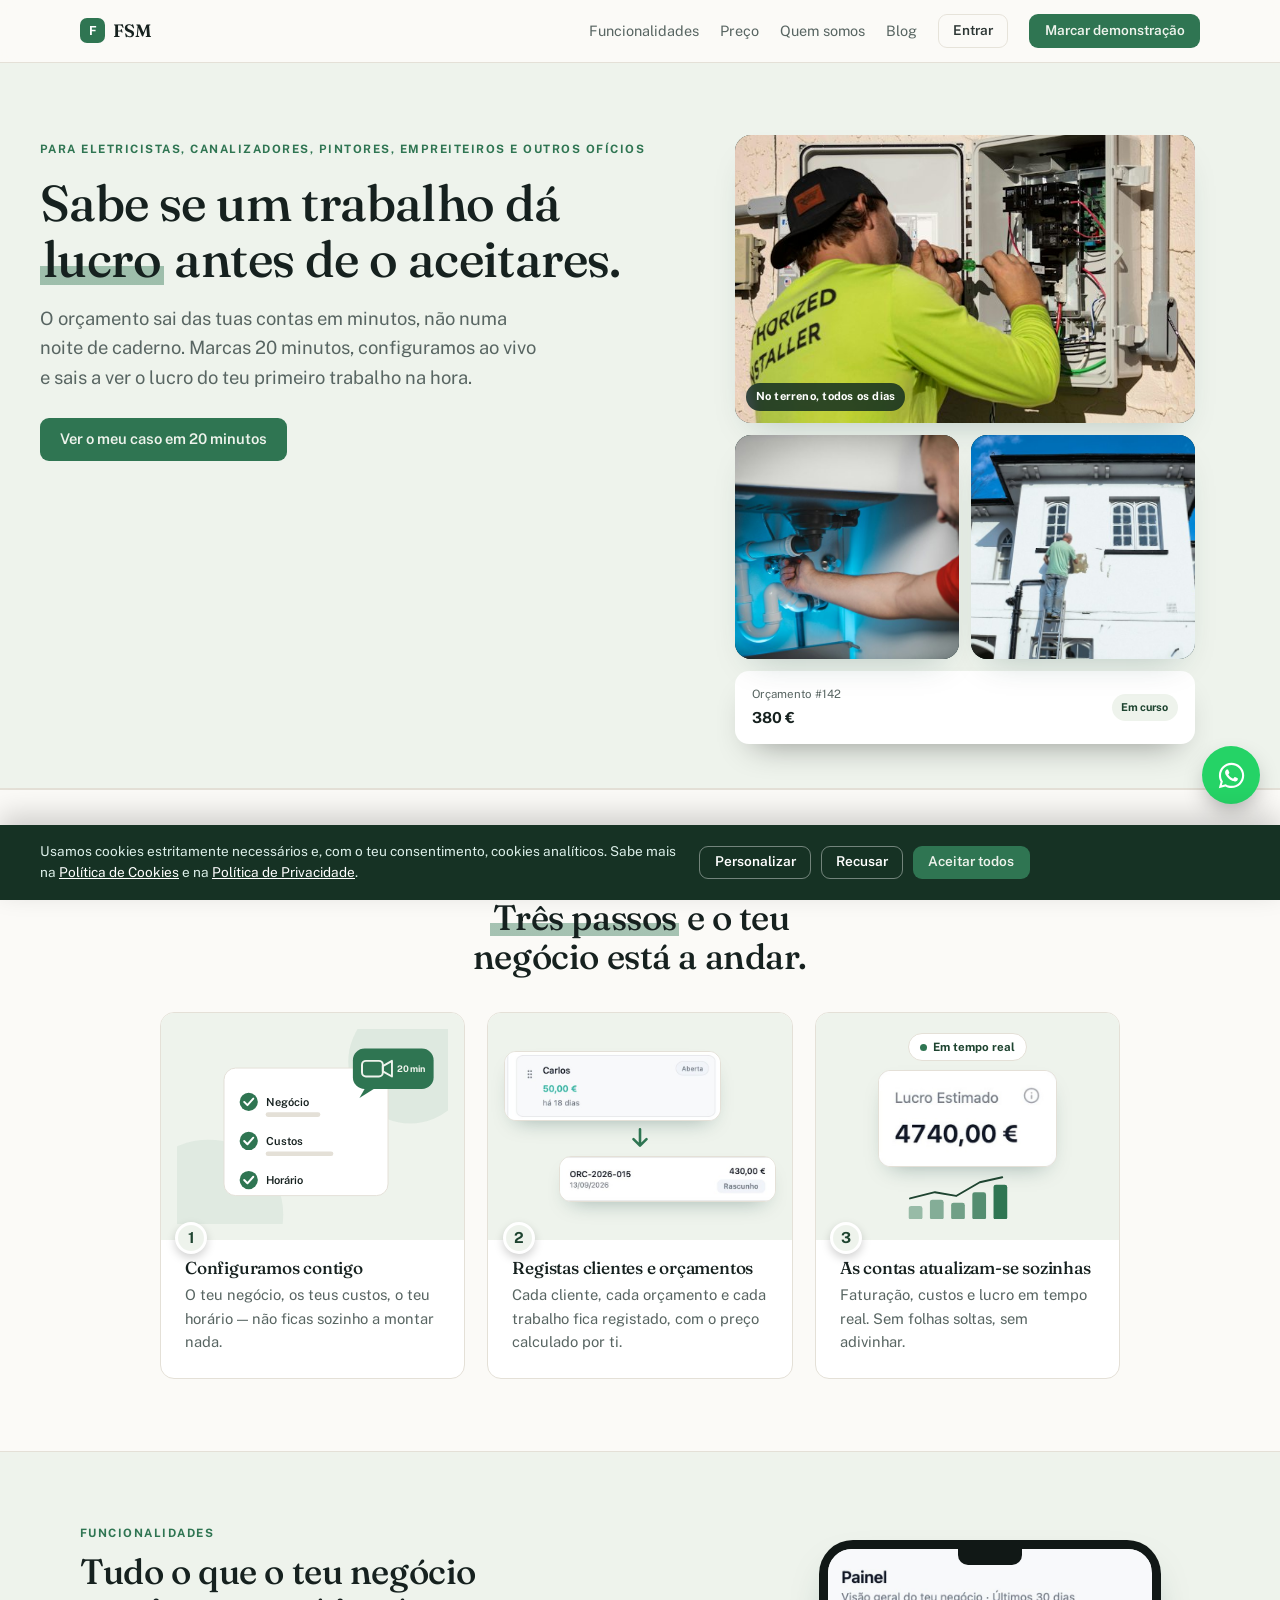
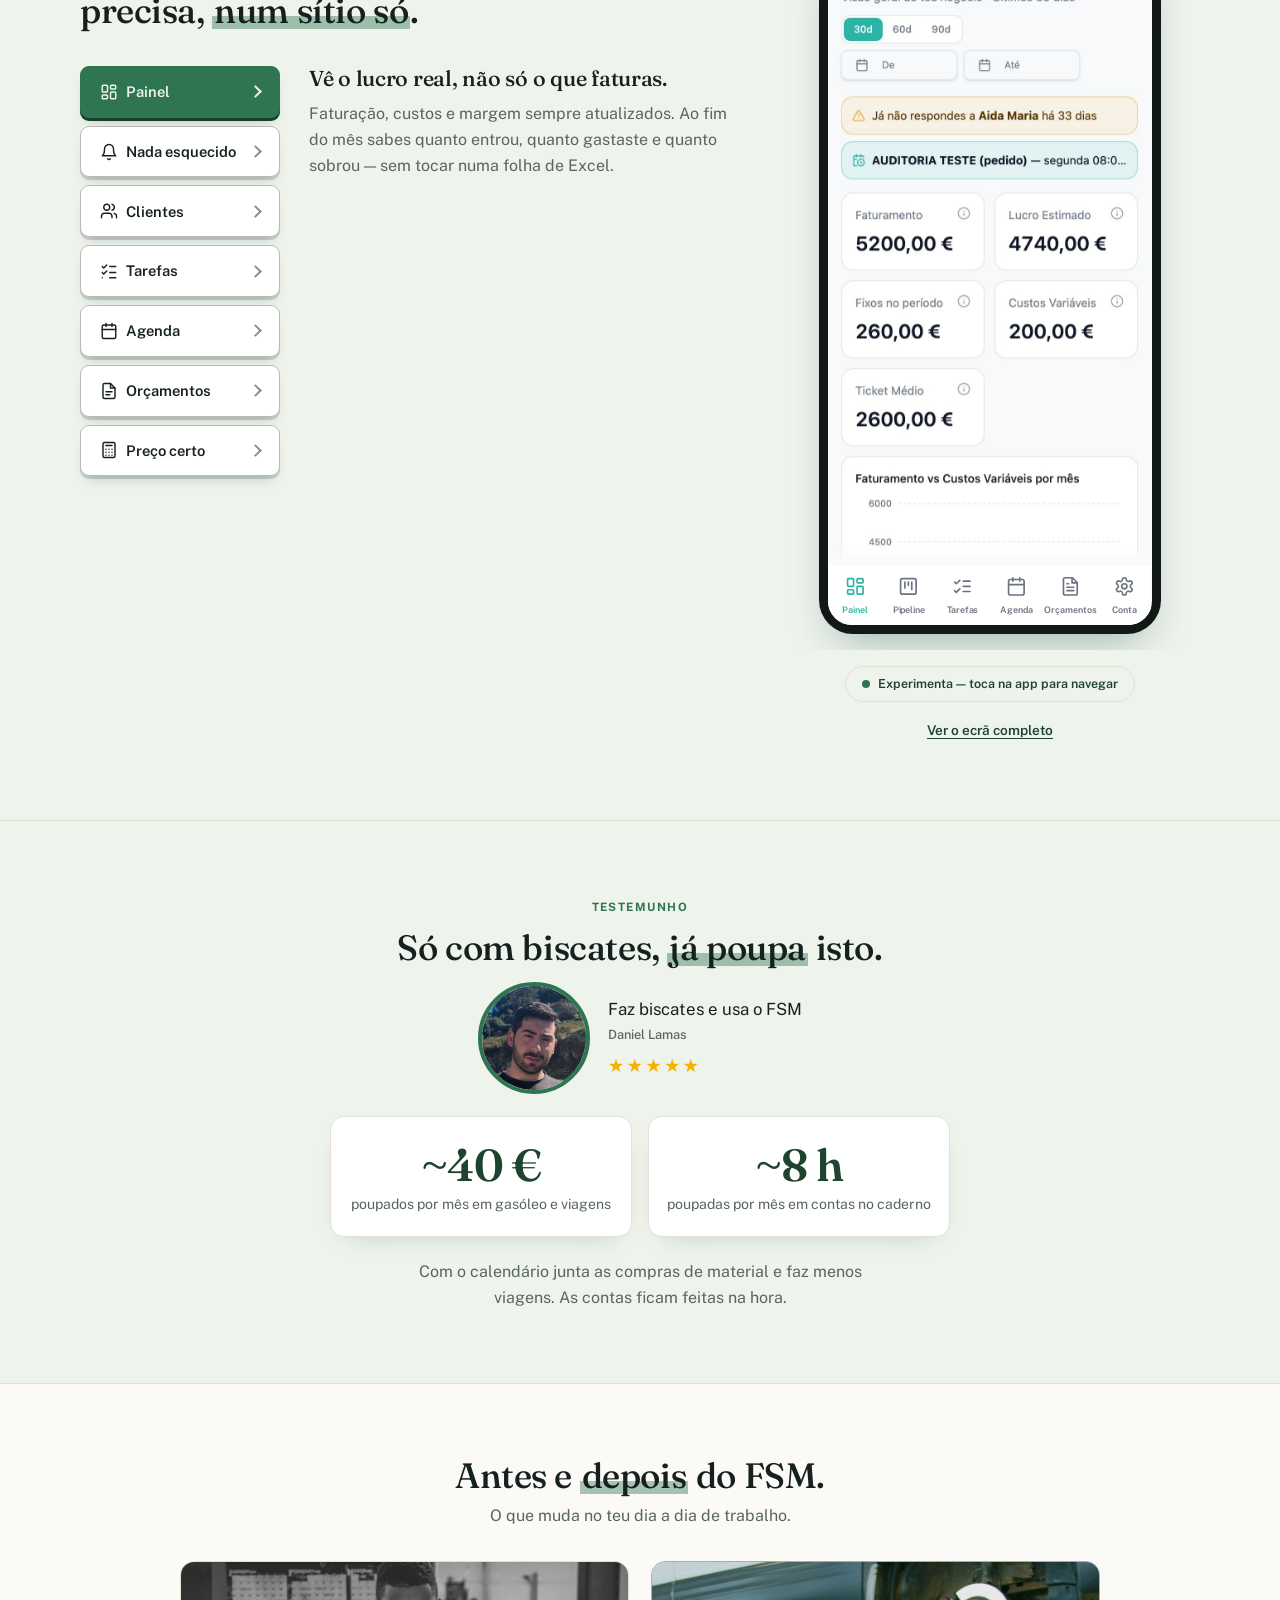
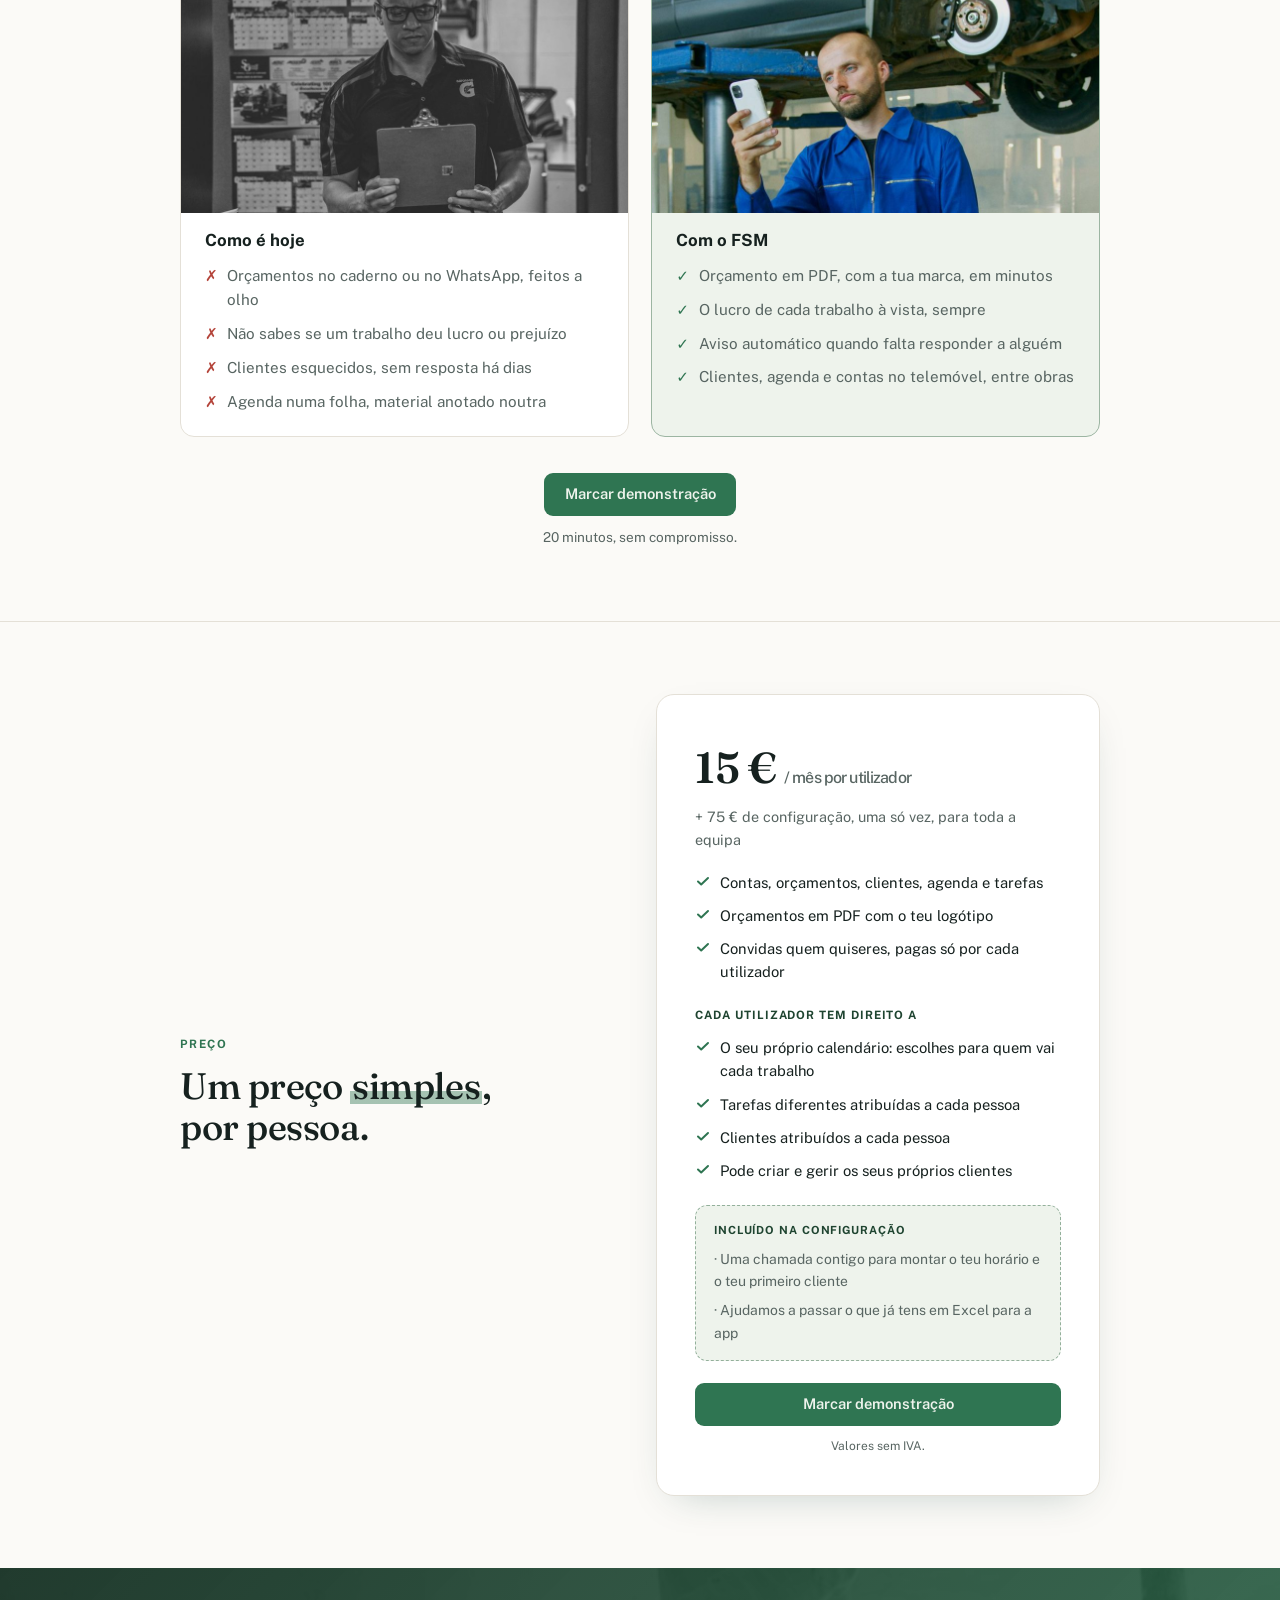
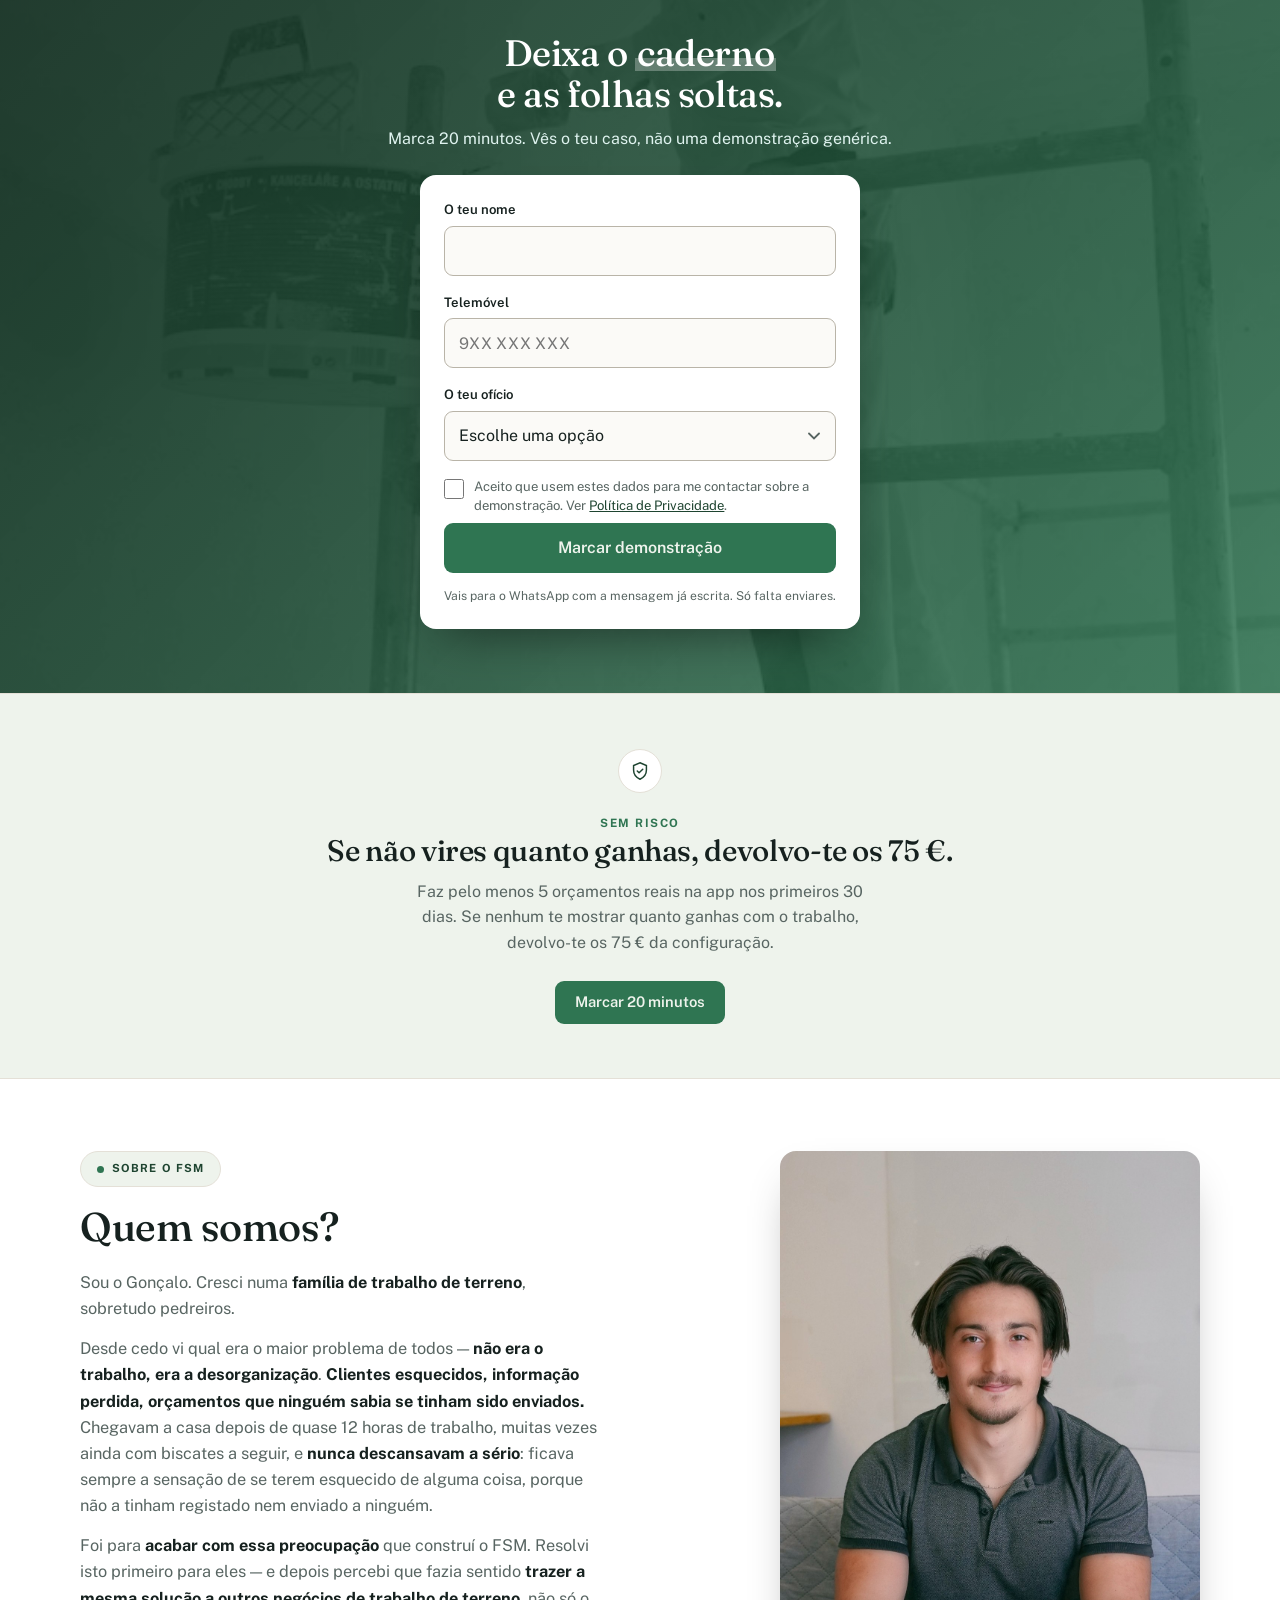
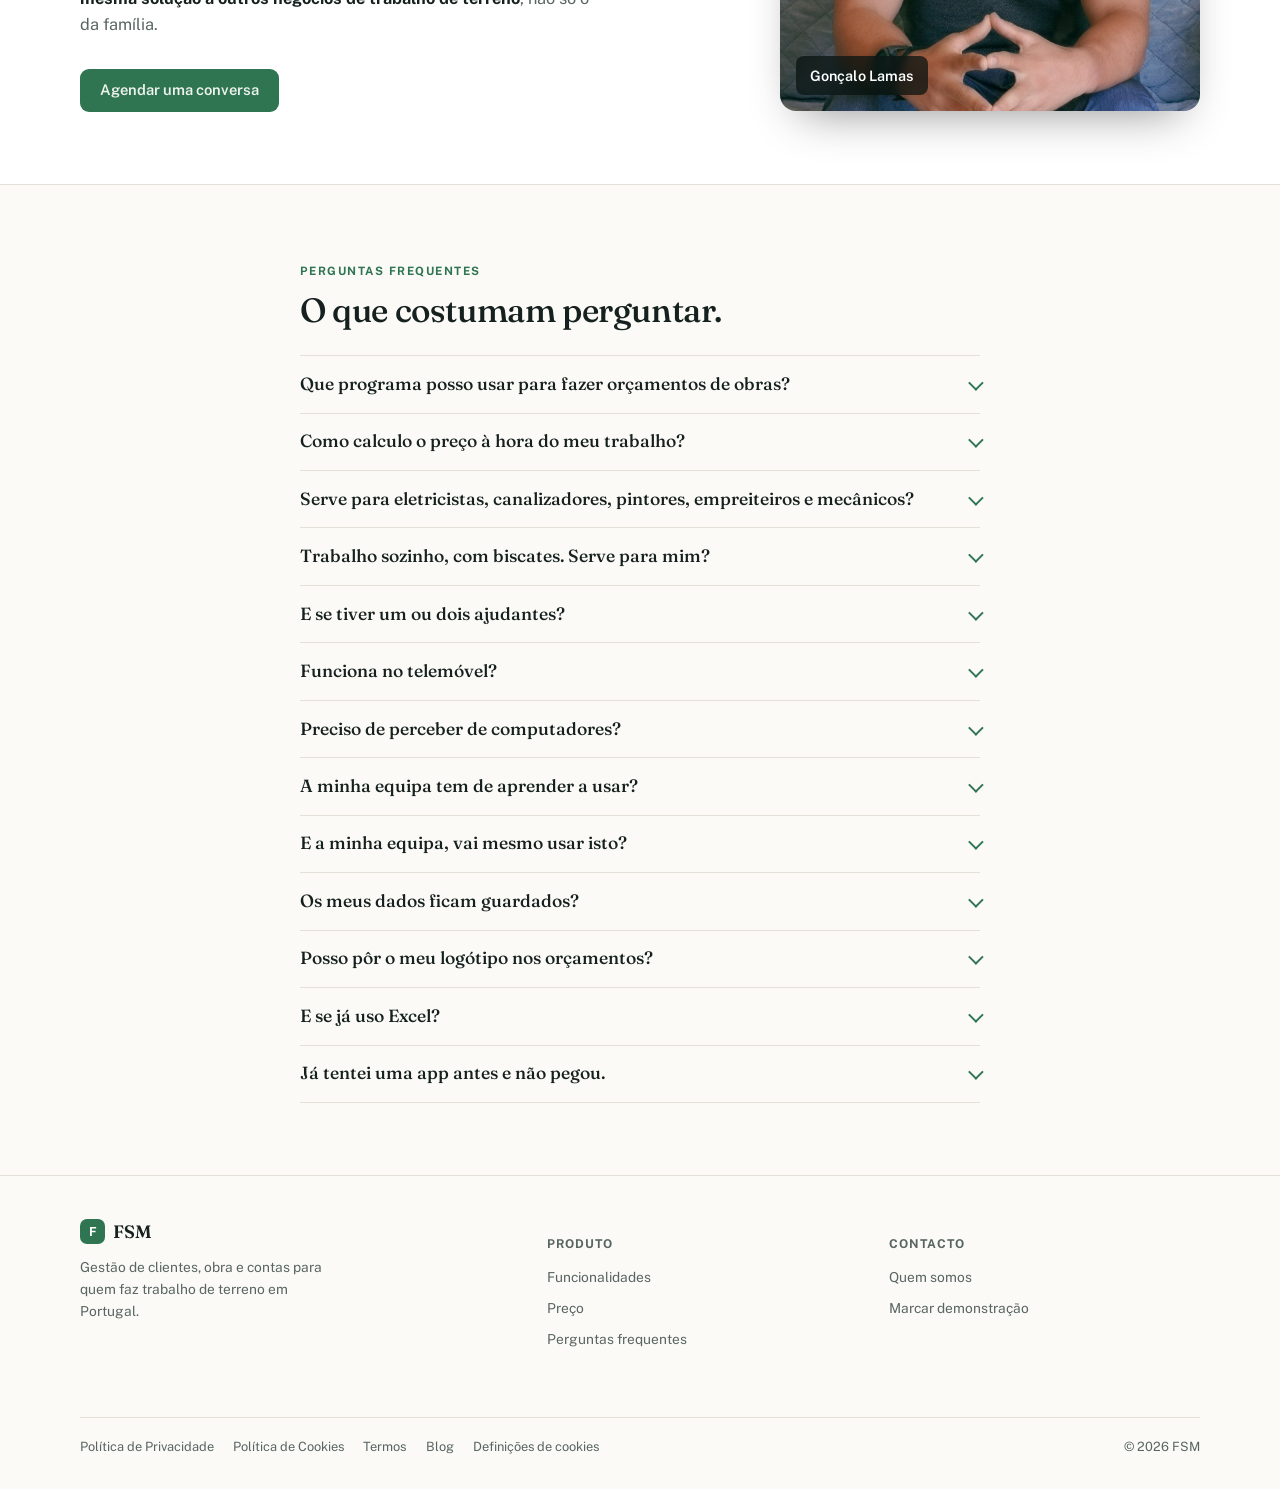
<file: index.html>
<!doctype html>
<html lang="pt-PT">
<head>
<meta charset="utf-8">
<meta name="viewport" content="width=device-width,initial-scale=1,viewport-fit=cover">
<title>FSM — Software de gestão e orçamentos para eletricistas, canalizadores e empreiteiros</title>
<meta name="description" content="FSM é o programa de gestão de clientes, calendário e orçamentos para eletricistas, canalizadores, pintores, empreiteiros e mecânicos. Vê o lucro real de cada trabalho.">
<meta name="theme-color" content="#2F7552">
<meta name="google-site-verification" content="6vtppILxFw7-F6gWwFHlgMCSxCvAEJUDkCNxnvgwPuQ">
<link rel="canonical" href="https://fsmportugal.pt/">
<meta name="robots" content="index,follow,max-image-preview:large">
<meta property="og:image" content="https://fsmportugal.pt/og.jpg">
<meta property="og:image:width" content="700">
<meta property="og:image:height" content="394">
<meta property="og:image:alt" content="Profissional a trabalhar num quadro elétrico — FSM">
<meta name="twitter:image" content="https://fsmportugal.pt/og.jpg">

<link rel="icon" href="/favicon.svg" type="image/svg+xml">
<meta property="og:type" content="website">
<meta property="og:locale" content="pt_PT">
<meta property="og:site_name" content="FSM">
<meta property="og:title" content="FSM — Software de gestão e orçamentos para eletricistas, canalizadores e empreiteiros">
<meta property="og:description" content="FSM é o programa de gestão de clientes, calendário e orçamentos para eletricistas, canalizadores, pintores, empreiteiros e mecânicos. Vê o lucro real de cada trabalho.">
<meta property="og:url" content="https://fsmportugal.pt/">
<meta name="twitter:card" content="summary_large_image">
<meta name="twitter:title" content="FSM — Software de gestão e orçamentos para eletricistas, canalizadores e empreiteiros">
<meta name="twitter:description" content="FSM é o programa de gestão de clientes, calendário e orçamentos para eletricistas, canalizadores, pintores, empreiteiros e mecânicos. Vê o lucro real de cada trabalho.">
<style>[hidden]{display:none!important}</style>
<script type="application/ld+json">{"@context": "https://schema.org", "@type": "SoftwareApplication", "name": "FSM", "url": "https://fsmportugal.pt/", "applicationCategory": "BusinessApplication", "operatingSystem": "Web, iOS, Android", "inLanguage": "pt-PT", "description": "FSM é o programa de gestão de clientes, calendário e orçamentos para eletricistas, canalizadores, pintores, empreiteiros e mecânicos. Vê o lucro real de cada trabalho.", "audience": {"@type": "Audience", "audienceType": "Eletricistas, canalizadores, pintores, empreiteiros e outros profissionais de obras e serviços"}, "offers": {"@type": "Offer", "price": "15", "priceCurrency": "EUR", "description": "15 € + IVA por utilizador por mês. Configuração inicial: 75 € + IVA.", "url": "https://fsmportugal.pt/#preco"}, "areaServed": {"@type": "Country", "name": "Portugal"}, "availableLanguage": "pt-PT"}</script>
<script type="application/ld+json">{"@context": "https://schema.org", "@type": "FAQPage", "mainEntity": [{"@type": "Question", "name": "Que programa posso usar para fazer orçamentos de obras?", "acceptedAnswer": {"@type": "Answer", "text": "O FSM cria o orçamento a partir dos custos reais do trabalho: materiais, horas e outras despesas. Sai em PDF com o teu logótipo e contactos, e podes enviá-lo ao cliente por link."}}, {"@type": "Question", "name": "Como calculo o preço à hora do meu trabalho?", "acceptedAnswer": {"@type": "Answer", "text": "Indicas os custos fixos do mês e quanto queres ganhar, e o FSM sugere o valor da hora com base no teu horário de trabalho. Podes ajustá-lo em cada orçamento."}}, {"@type": "Question", "name": "Serve para eletricistas, canalizadores, pintores, empreiteiros e mecânicos?", "acceptedAnswer": {"@type": "Answer", "text": "Sim. É feito para quem trabalha por conta própria ou em pequenas equipas, em obras e serviços: eletricistas, canalizadores, pintores, empreiteiros e remodelações, mecânicos, jardineiros, serralheiros e outros ofícios."}}, {"@type": "Question", "name": "Trabalho sozinho, com biscates. Serve para mim?", "acceptedAnswer": {"@type": "Answer", "text": "Sim. É feito para quem trabalha por conta própria, com biscates ou obras pequenas. Pagas 15€/mês (+ IVA) por utilizador, por isso sozinho é só um utilizador."}}, {"@type": "Question", "name": "E se tiver um ou dois ajudantes?", "acceptedAnswer": {"@type": "Answer", "text": "Cada pessoa tem o seu acesso e só vê o calendário e as tarefas dela, não o negócio todo. Cada utilizador paga 15€/mês (+ IVA)."}}, {"@type": "Question", "name": "Funciona no telemóvel?", "acceptedAnswer": {"@type": "Answer", "text": "Sim. Funciona no telemóvel e no computador, sem instalar nada. Se o instalares no ecrã principal, como uma app, podes receber notificações no telemóvel. Ajudamos-te a fazer isso na configuração."}}, {"@type": "Question", "name": "Preciso de perceber de computadores?", "acceptedAnswer": {"@type": "Answer", "text": "Não. Se usas o telemóvel, usas isto. É esse o ponto."}}, {"@type": "Question", "name": "A minha equipa tem de aprender a usar?", "acceptedAnswer": {"@type": "Answer", "text": "Cada pessoa só vê o que precisa para o trabalho dela. Não há formação."}}, {"@type": "Question", "name": "E a minha equipa, vai mesmo usar isto?", "acceptedAnswer": {"@type": "Answer", "text": "Cada pessoa só vê o calendário e as tarefas dela — não o negócio todo. Não é uma ferramenta de gestão que lhes é imposta, é só o trabalho do dia."}}, {"@type": "Question", "name": "Os meus dados ficam guardados?", "acceptedAnswer": {"@type": "Answer", "text": "Sim. Guardados, seguros e só teus. Podes exportar quando quiseres."}}, {"@type": "Question", "name": "Posso pôr o meu logótipo nos orçamentos?", "acceptedAnswer": {"@type": "Answer", "text": "Sim. O orçamento que o cliente recebe leva o teu nome, logótipo e contactos."}}, {"@type": "Question", "name": "E se já uso Excel?", "acceptedAnswer": {"@type": "Answer", "text": "Passamos o que já tens para a app no arranque. Não começas do zero."}}, {"@type": "Question", "name": "Já tentei uma app antes e não pegou.", "acceptedAnswer": {"@type": "Answer", "text": "Normalmente falha porque pede uma sessão de \"organização\" à parte, e isso nunca acontece. Aqui o registo é feito no momento — antes de guardares as ferramentas, escreves o que fizeste. Sem sessão extra nenhuma."}}]}</script>
<link rel="alternate" hreflang="pt-PT" href="https://fsmportugal.pt/">
<link rel="alternate" hreflang="x-default" href="https://fsmportugal.pt/">
<script type="application/ld+json">{"@context": "https://schema.org", "@type": "Organization", "name": "FSM", "url": "https://fsmportugal.pt/", "description": "Software de gestão de clientes, calendário e orçamentos para eletricistas, canalizadores, pintores, empreiteiros e outros profissionais de obras e serviços em Portugal.", "areaServed": {"@type": "Country", "name": "Portugal"}, "knowsLanguage": "pt-PT"}</script>
</head>
<body>
<link rel="preconnect" href="https://fonts.googleapis.com">
<link rel="preconnect" href="https://fonts.gstatic.com" crossorigin>
<link rel="stylesheet" href="https://fonts.googleapis.com/css2?family=Fraunces:opsz,wght@9..144,400;9..144,500;9..144,600&family=Public+Sans:wght@400;500;600;700&display=swap">
<style>
  :root{
    --ground:#FBFAF7; --surface:#FFFFFF; --tint:#EEF3EC; --tint-2:#F4F2EC;
    --ink:#16211F; --ink-soft:#586562; --line:#E4E0D7;
    --accent:#2F7552; --accent-fill:#2F7552; --accent-ink:#1E4430; --accent-deep:#163224;
    --bad:#B4443A;
    color-scheme:light;
    --serif:"Fraunces", ui-serif, Georgia, serif;
    --sans:"Public Sans", ui-sans-serif, system-ui, -apple-system, "Segoe UI", sans-serif;
    --pad: clamp(1.25rem, 5vw, 2.5rem);
    --col: 760px;
  }
  :root[data-theme="dark"]{
    --ground:#0E1413; --surface:#151E1C; --tint:#12312D; --tint-2:#1B2624;
    --ink:#ECEFEC; --ink-soft:#9AA8A4; --line:#26302E;
    --accent:#6FCB93; --accent-fill:#57B075; --accent-ink:#BEE6CB; --accent-deep:#0F2419;
    --bad:#E0776C;
  }

  *{box-sizing:border-box;}
  html{-webkit-text-size-adjust:100%; scroll-behavior:smooth;}
  body{margin:0; background:var(--ground); color:var(--ink); font-family:var(--sans); font-size:1rem; line-height:1.6; -webkit-font-smoothing:antialiased; font-synthesis:none;}
  h1,h2,h3{font-family:var(--serif); font-weight:500; line-height:1.12; text-wrap:balance; margin:0; letter-spacing:-.012em;}
  p{margin:0;}
  a{color:inherit;}
  svg{display:block;}
  button{font:inherit; color:inherit;}

  .wrap{max-width:var(--col); margin-inline:auto; padding-inline:var(--pad);}
  .wrap-wide{max-width:1200px; margin-inline:auto; padding-inline:var(--pad);}
  .eyebrow{font-weight:700; font-size:.72rem; letter-spacing:.13em; text-transform:uppercase; color:var(--accent);}

  header.nav{position:sticky; top:0; z-index:20; background:color-mix(in srgb, var(--ground) 90%, transparent); backdrop-filter:blur(8px); border-bottom:1px solid var(--line);}
  .nav .wrap-wide{display:flex; align-items:center; gap:1.4rem; height:62px;}
  .brand{display:flex; align-items:center; gap:.5rem; font-family:var(--serif); font-weight:600; font-size:1.12rem;}
  .brand .mark{width:25px; height:25px; border-radius:7px; background:var(--accent-fill); color:#fff; display:grid; place-items:center; font-size:.78rem; font-weight:700; font-family:var(--sans); flex:none;}
  .nav nav{margin-left:auto; display:flex; align-items:center; gap:1.3rem;}
  .nav nav a.lnk{font-size:.9rem; color:var(--ink-soft); text-decoration:none;}
  .nav nav a.lnk:hover{color:var(--ink);}
  @media (max-width:700px){ .nav nav a.lnk{display:none;} }
  .nav .btn{white-space:nowrap;}
  @media (max-width:480px){ .nav .wrap-wide{gap:.7rem;} .nav nav{gap:.5rem;} .nav .btn-sm{padding:.5rem .7rem; font-size:.8rem;} }

  .btn{display:inline-flex; align-items:center; gap:.5rem; justify-content:center; font-family:var(--sans); font-weight:600; font-size:.92rem; line-height:1; padding:.82rem 1.2rem; border-radius:9px; text-decoration:none; cursor:pointer; border:1px solid transparent; transition:transform .12s ease, background .12s ease, border-color .12s ease;}
  .btn-primary{background:var(--accent-fill); color:var(--tint);}
  .btn-primary:hover{transform:translateY(-1px);}
  .btn-ghost{background:transparent; color:inherit; border-color:currentColor; opacity:.9;}
  .btn-ghost:hover{opacity:1;}
  .btn-sm{padding:.55rem .9rem; font-size:.85rem;}
  :focus-visible{outline:2px solid var(--accent); outline-offset:3px; border-radius:4px;}

  /* hero */
  .hero{background:var(--tint); border-bottom:1px solid var(--line); padding:clamp(3rem,8vw,4.5rem) 0 clamp(2rem,5vw,2.75rem);}
  .hero .wrap-wide{max-width:1280px;}
  .hero-inner{display:grid; gap:2.6rem; align-items:center;}
  @media (min-width:960px){ .hero-inner{grid-template-columns:1.05fr .95fr; align-items:start;} }
  .hero h1{font-size:clamp(2.1rem,5.6vw,3.15rem); margin:.9rem 0 1rem; max-width:20ch;}
  h1 .hl, h2 .hl{background:linear-gradient(transparent 62%, color-mix(in srgb, var(--accent) 42%, transparent) 62% 92%, transparent 92%); padding:0 .06em; -webkit-box-decoration-break:clone; box-decoration-break:clone;}
  .final .hl{background:linear-gradient(transparent 62%, rgba(255,255,255,.28) 62% 92%, transparent 92%);}
  .hero p.lede{font-size:clamp(1.02rem,1.7vw,1.15rem); color:var(--ink-soft); max-width:46ch;}
  .hero .lede strong{color:var(--ink); font-weight:700;}
  .hero .actions{display:flex; flex-wrap:wrap; gap:.75rem; margin-top:1.6rem;}
  .hero .fine{margin-top:.9rem; font-size:.82rem; color:var(--ink-soft);}

  /* colagem de fotos do hero */
  .hero-visual{display:grid; grid-template-columns:1fr 1fr; gap:.75rem; width:100%; max-width:460px; margin-inline:auto;}
  @media (min-width:960px){ .hero-visual{margin-inline:0 0 0 auto; max-width:min(460px,max(280px,calc((100svh - 15.5rem)/1.125)));} }
  .hv-photo{position:relative; border-radius:16px; overflow:hidden; box-shadow:0 16px 34px -18px rgba(11,59,55,.28); background:#04211E;}
  .hv-photo img{width:100%; height:100%; object-fit:cover; display:block;}
  .hv-main{grid-column:1/3; aspect-ratio:16/10;}
  .hv-tag{position:absolute; left:.7rem; bottom:.7rem; background:rgba(4,33,30,.78); color:#fff; font-size:.7rem; font-weight:700; letter-spacing:.02em; padding:.32rem .6rem; border-radius:999px; backdrop-filter:blur(3px);}
  .hv-a, .hv-b{aspect-ratio:1/1;}
  .hv-card{grid-column:1/3; background:#fff; color:#16211F; border-radius:14px; padding:.9rem 1.05rem; box-shadow:0 16px 34px -18px rgba(0,0,0,.45); display:flex; align-items:center; justify-content:space-between; gap:.75rem;}
  .hv-card .hv-info{display:flex; flex-direction:column; gap:.15rem;}
  .hv-card .hv-lbl{font-size:.72rem; color:#586562;}
  .hv-card .hv-val{font-size:.95rem; font-weight:700;}
  .hv-card .pill{font-size:.68rem; font-weight:700; padding:.28rem .6rem; border-radius:999px; background:#EEF3EC; color:#1E4430; white-space:nowrap;}

  /* screenshot — cantos arredondados, sombra suave */
  .shot{
    width:100%; aspect-ratio:16/9; background:var(--tint-2);
    border:1px solid var(--line); border-radius:16px; overflow:hidden;
    box-shadow:0 20px 44px -24px rgba(11,59,55,.35);
    display:flex; align-items:center; justify-content:center;
    color:var(--ink-soft); font-size:.78rem; letter-spacing:.06em; text-transform:uppercase; text-align:center; padding:1rem;
    background-image:repeating-linear-gradient(45deg, transparent 0 14px, color-mix(in srgb, var(--ink-soft) 6%, transparent) 14px 15px);
  }
  .shot img{width:100%; height:100%; object-fit:cover; object-position:top;}
  /* quando o print é mais alto que largo (ex.: documento de orçamento), a caixa deixa de forçar 16:9
     e a imagem aparece inteira, sem cortar. */
  .shot.has-img{aspect-ratio:auto; background:var(--tint-2); padding:1.4rem; min-height:200px;}
  .shot.has-img img{width:auto; height:auto; max-width:100%; max-height:600px; display:block;}

  /* mockup de portatil com foto real (nao desenhado), com o screenshot encaixado no ecra */
  .laptop-mock{position:relative; width:min(100%, 780px); margin-inline:auto; aspect-ratio:800/476;}
  .laptop-mock .laptop-photo{position:absolute; inset:0; width:100%; height:100%; object-fit:contain; display:block; pointer-events:none;}
  .laptop-mock .screen-overlay{position:absolute; left:11.625%; top:6.303%; width:76.75%; height:80.46%; overflow:hidden; background:#f8fafb;}
  .laptop-mock .screen-overlay img{width:100%; height:100%; object-fit:contain; object-position:top; display:block;}

  /* arrastar/scroll dentro do ecrã do mockup, como se a app estivesse a mexer */
  .pan-wrap{cursor:grab; touch-action:pan-y;}
  .pan-wrap.dragging{cursor:grabbing;}
  .pan-wrap img.pan-img{position:absolute; top:0; left:0; width:100%; height:auto; max-width:none; max-height:none; object-fit:unset; display:block; -webkit-user-drag:none; user-select:none; will-change:transform;}
  .laptop-mock .screen-overlay.pan-wrap img.pan-img{left:50%; width:116%; transform:translate(-50%,0);}

  /* zonas tocáveis invisíveis (ex: barra de navegação) e feedback de toque */
  .nav-hotspot{position:absolute; left:0; top:0; background:transparent; border:0; padding:0; margin:0; cursor:pointer; -webkit-tap-highlight-color:transparent; z-index:2;}
  .tap-ripple{position:absolute; border-radius:50%; background:rgba(61,139,95,.32); transform:translate(-50%,-50%) scale(0); opacity:1; pointer-events:none; animation:tapRipple .55s ease-out forwards; z-index:3;}

  /* barra de navegação do telemóvel fixa por cima do conteúdo que desliza */
  .phone-navbar{position:absolute; left:0; bottom:0; width:100%; aspect-ratio:780/148; z-index:5; overflow:hidden;}
  .phone-navbar img{width:100%; height:100%; display:block; pointer-events:none; -webkit-user-drag:none; user-select:none;}
  /* telemóvel da LP: fundo igual ao da app, sem cortar as laterais, e barra de navegação desenhada em HTML */
  .phone-screen.pan-wrap{background:#f8fafc;}
  .phone-navbar{container-type:inline-size; background:#fff; border-top:1px solid #e5e7eb; display:grid; grid-template-columns:repeat(6,1fr); align-items:center;}
  .phone-navbar .nv{text-transform:none; display:flex; flex-direction:column; align-items:center; gap:2.4cqw; color:#6b7280; font-size:2.8cqw; font-weight:600; line-height:1; white-space:nowrap; letter-spacing:-.01em; font-family:var(--sans); pointer-events:none;}
  .phone-navbar .nv svg{width:6.4cqw; height:6.4cqw; stroke:currentColor; fill:none; stroke-width:1.9; stroke-linecap:round; stroke-linejoin:round;}
  .phone-navbar .nv.on{color:#2bb3a3;}

  .phone-navbar .nav-hotspot{height:100%;}
  /* ver o ecrã completo */
  .ver-ecra{all:unset; box-sizing:border-box; cursor:pointer; display:block; width:max-content; max-width:100%; text-align:center; margin:.7rem auto 0; white-space:nowrap; font-size:.85rem; font-weight:600; color:var(--accent-ink); text-decoration:underline; text-underline-offset:3px; padding:.4rem .6rem;}
  .ver-ecra[hidden]{display:none;}
  .ver-ecra:focus-visible{outline:2px solid var(--accent); outline-offset:2px; border-radius:6px;}
  .ecra-modal{position:fixed; inset:0; z-index:60; background:rgba(12,28,22,.72); display:flex; align-items:center; justify-content:center; padding:1rem;}
  .ecra-modal[hidden]{display:none;}
  .ecra-box{position:relative; width:min(92vw,400px); height:min(88vh,780px); background:#f8fafc; border-radius:24px; overflow:hidden; border:6px solid #111816;}
  .ecra-scroll{height:100%; overflow-y:auto; -webkit-overflow-scrolling:touch; overscroll-behavior:contain;}
  .ecra-scroll img{display:block; width:100%; height:auto;}
  .ecra-x{all:unset; box-sizing:border-box; cursor:pointer; position:absolute; top:.6rem; right:.6rem; width:38px; height:38px; border-radius:50%; background:#111816; color:#fff; display:grid; place-items:center; font-size:1.4rem; line-height:1; z-index:2;}
  .ecra-x:focus-visible{outline:2px solid #fff; outline-offset:2px;}
  html.ecra-aberto{overflow:hidden;}
  .img-fade{position:absolute; left:0; right:0; z-index:3; pointer-events:none; display:none; background:linear-gradient(to bottom, rgba(248,250,252,0), #f8fafc);}
  /* captura que já traz a barra de baixo: a barra desenhada fica invisível e só serve de zona de toque */
  .nav-baked .phone-navbar{background:transparent; border-top:0;}
  .nav-baked .phone-navbar::before{display:none;}
  .nav-baked .phone-navbar .nv{opacity:0;}
  /* fim do ecrã do telemóvel: o conteúdo desvanece-se em vez de parecer cortado */
  .phone-navbar{overflow:visible;}
  .phone-navbar::before{content:""; position:absolute; left:0; right:0; bottom:100%; height:22px; background:linear-gradient(to bottom, rgba(248,250,252,0), #f8fafc 90%); pointer-events:none;}
  @keyframes tapRipple{to{transform:translate(-50%,-50%) scale(1); opacity:0;}}


  .shot.is-mobile{aspect-ratio:auto; background:transparent; border:none; box-shadow:none; padding:1rem 0; min-height:0;}
  .phone-frame{width:min(380px,90%,max(200px,calc((100svh - 10.5rem)*.4663))); margin-inline:auto; aspect-ratio:9/18.3; background:#111816; border-radius:34px; padding:9px; box-shadow:0 20px 44px -18px rgba(11,59,55,.4); position:relative;}
  @media (max-width:480px){ .phone-frame{width:min(320px,92%,max(200px,calc((100svh - 10.5rem)*.4663)));} }
  .phone-frame::before{content:""; position:absolute; top:9px; left:50%; transform:translateX(-50%); width:64px; height:16px; background:#111816; border-radius:0 0 10px 10px; z-index:2;}
  .phone-screen{position:relative; width:100%; height:100%; border-radius:24px; overflow:hidden; background:var(--tint-2); display:flex; align-items:center; justify-content:center;}
  .phone-screen img{width:100%; height:100%; object-fit:cover; display:block;}
  .phone-screen.placeholder{color:var(--ink-soft); font-size:.68rem; letter-spacing:.03em; text-align:center; padding:1.2rem; line-height:1.5; background-image:repeating-linear-gradient(45deg, transparent 0 10px, color-mix(in srgb, var(--ink-soft) 10%, transparent) 10px 11px);}

  .tap-hint{display:flex; align-items:center; justify-content:center; gap:.45rem; width:max-content; max-width:90%; margin:1rem auto 0; font-size:.78rem; font-weight:600; color:var(--accent-ink); background:var(--tint); border:1px solid var(--line); border-radius:999px; padding:.45rem 1rem; text-align:center;}
  .tap-hint[hidden]{display:none;}
  .tap-hint .dot{width:8px; height:8px; flex:none; border-radius:50%; background:var(--accent); animation:tapHintPulse 1.6s ease-in-out infinite;}
  @keyframes tapHintPulse{0%,100%{transform:scale(1); opacity:1;} 50%{transform:scale(1.7); opacity:.45;}}

  /* como funciona */
  .como{padding:clamp(3rem,7vw,4.5rem) 0; border-top:1px solid var(--line); text-align:center;}
  .como .wrap-wide{max-width:1040px;}
  .como h2{font-size:clamp(1.6rem,3.4vw,2.2rem); margin:.6rem auto 0; max-width:20ch;}
  .como ol{list-style:none; margin:2.2rem 0 0; padding:0; display:grid; gap:1rem; text-align:left;}
  @media (min-width:800px){ .como ol{grid-template-columns:repeat(3,1fr); gap:1.4rem;} }
  .como li{background:var(--surface); border:1px solid var(--line); border-radius:14px; padding:1.5rem; overflow:hidden;}
  .como .n{display:grid; place-items:center; width:2rem; height:2rem; border-radius:50%; background:var(--tint); color:var(--accent-ink); font-weight:700; font-size:.95rem; margin-bottom:.9rem;}
  .como-photo{position:relative; aspect-ratio:4/3; margin:-1.5rem -1.5rem 1.1rem -1.5rem; background:var(--tint);}
  .como-art{position:absolute; inset:0; overflow:hidden; display:flex; align-items:center; justify-content:center; padding:1rem;}
  .como-art > svg{width:100%; height:100%; display:block;}
  .art-card{background:var(--surface); border:1px solid var(--line); border-radius:12px; overflow:hidden; box-shadow:0 10px 22px -12px rgba(11,59,55,.4);}
  .art-card img{display:block; width:100%; height:auto;}
  .art-flow{width:100%; display:flex; flex-direction:column; gap:.3rem;}
  .art-flow .a1{width:80%; align-self:flex-start;}
  .art-flow .a2{width:80%; align-self:flex-end;}
  .art-flow .arrow{align-self:center; width:26px; height:26px; color:var(--accent);}
  .art-kpi{width:100%; display:flex; flex-direction:column; align-items:center; gap:.55rem;}
  .art-kpi .art-card{width:66%;}
  .art-kpi .bars{width:46%; height:auto;}
  .art-pill{display:inline-flex; align-items:center; gap:.4rem; font-size:.72rem; font-weight:700; color:var(--accent-ink); background:var(--surface); border:1px solid var(--line); border-radius:999px; padding:.25rem .65rem;}
  .art-pill .dot{width:7px; height:7px; border-radius:50%; background:var(--accent); animation:tapHintPulse 1.6s ease-in-out infinite;}
  .como-photo .n{position:absolute; z-index:5; left:.9rem; bottom:-.9rem; margin:0; border:3px solid var(--surface); box-shadow:0 4px 10px rgba(0,0,0,.18);}
  .como h3{font-size:1.08rem; margin-bottom:.4rem;}
  .como p{color:var(--ink-soft); font-size:.92rem;}

  /* funcionalidade em destaque — abas + 1 print grande */
  .destaque{padding:clamp(3rem,7vw,4.5rem) 0; border-top:1px solid var(--line); background:var(--tint);}
  .destaque .wrap-wide{max-width:1200px;}
  .destaque .eyebrow{display:block; text-align:center;}
  .destaque h2.head{text-align:center; font-size:clamp(1.6rem,3.4vw,2.2rem); margin:.6rem auto 2.2rem; max-width:22ch;}
  .destaque-grid{display:grid; gap:2rem;}
  .dgrid{display:grid; gap:1.6rem; margin-top:1.6rem;}
  @media (min-width:641px){ .dgrid{grid-template-columns:200px 1fr; gap:1.8rem; align-items:start;} }
  .tabs{display:flex; flex-direction:column; gap:.5rem;}
  .tabs button{all:unset; box-sizing:border-box; cursor:pointer; width:100%; padding:.82rem 1.2rem; font-family:var(--sans); font-size:.92rem; font-weight:600; color:var(--ink); background:var(--surface); border:1px solid var(--line); border-radius:9px; transition:transform .12s ease, background .12s ease, border-color .12s ease;}
  .tabs button:hover{transform:translateY(-1px); border-color:var(--accent);}
  @media (max-width:640px){
    .tabs{position:relative; flex-direction:row; overflow-x:auto; gap:.5rem; margin-inline:calc(var(--pad) * -1); padding:.2rem var(--pad) .5rem; scroll-snap-type:x proximity; scrollbar-width:none;}
    .tabs::-webkit-scrollbar{display:none;}
    .tabs button{width:auto; flex:none; white-space:nowrap; padding:.62rem 1.05rem; scroll-snap-align:start;}
  }
  .tabs button[aria-selected="true"]{background:var(--accent-fill); color:var(--tint); border-color:var(--accent-fill);}
  /* separadores com ar de botão: relevo, seta e feedback ao toque */
  .tabs button{display:flex; align-items:center; justify-content:space-between; gap:.5rem; border-color:color-mix(in srgb, var(--ink) 20%, var(--line)); box-shadow:0 3px 0 color-mix(in srgb, var(--ink) 16%, transparent), 0 8px 14px -8px rgba(11,59,55,.3);}
  .tabs button::after{content:""; flex:none; width:7px; height:7px; border-right:2px solid currentColor; border-top:2px solid currentColor; transform:rotate(45deg); opacity:.5;}
  .tabs button:hover{box-shadow:0 4px 0 color-mix(in srgb, var(--ink) 18%, transparent), 0 10px 16px -8px rgba(11,59,55,.35);}
  .tabs button:active{transform:translateY(2px); box-shadow:0 1px 0 color-mix(in srgb, var(--ink) 16%, transparent);}
  .tabs button[aria-selected="true"]{box-shadow:0 3px 0 color-mix(in srgb, var(--accent-fill) 55%, #000), 0 8px 14px -8px rgba(11,59,55,.4);}
  .tabs button[aria-selected="true"]::after{opacity:1;}
  .tabs button .ti{display:inline-flex; flex:none;}
  .tabs button .tl{flex:1 1 auto; text-align:left;}
  .tabs button .ti svg{display:block;}
  @media (max-width:640px){
    .destaque-grid{grid-template-columns:124px minmax(0,1fr)!important; column-gap:.6rem!important;}
    .tabs button{gap:.35rem; padding:.55rem .5rem!important; font-size:.78rem!important;}
    .tabs button::after{width:6px; height:6px; margin-left:-.1rem;}
    .tabs button .ti svg{width:15px; height:15px;}
  }
  .dpane h3{font-size:1.35rem; line-height:1.2; margin-bottom:.6rem;}
  .dpane p{color:var(--ink-soft); max-width:56ch; margin-bottom:1.4rem;}
  @media (max-width:859px){
    .dpane h3{min-height:3.2em;}
    .dpane p{min-height:6.4em;}
  }
  @media (min-width:860px){
    .destaque-grid{grid-template-columns:minmax(480px,1fr) minmax(320px,420px); column-gap:2.4rem; align-items:start;}
    .destaque-left .eyebrow, .destaque-left h2.head{text-align:left; margin-left:0; margin-right:0;}
    .destaque-right{grid-column:2; grid-row:1;}
  }

  /* antes/depois + transformação */
  .transf{padding:clamp(3rem,7vw,4.5rem) 0; border-top:1px solid var(--line);}
  .transf .wrap-wide{max-width:1000px;}
  .transf .head{text-align:center; margin-bottom:2rem;}
  .transf h2{font-size:clamp(1.6rem,3.4vw,2.2rem);}
  .transf .sub{color:var(--ink-soft); margin-top:.5rem;}
  .cols{display:grid; gap:1rem;}
  @media (min-width:740px){ .cols{grid-template-columns:1fr 1fr; gap:1.4rem;} }
  .tcard{border:1px solid var(--line); border-radius:14px; padding:1.4rem 1.5rem; background:var(--surface); overflow:hidden;}
  .tcard-photo{aspect-ratio:16/9; margin:-1.4rem -1.5rem 1.1rem -1.5rem; overflow:hidden;}
  .tcard-photo img{width:100%; height:100%; object-fit:cover; display:block;}
  .tcard.before .tcard-photo img{filter:grayscale(1) contrast(.95) brightness(.92);}
  .tcard h3{font-size:1.05rem; margin-bottom:.9rem; font-family:var(--sans); font-weight:700; letter-spacing:0;}
  .tcard ul{list-style:none; margin:0; padding:0; display:grid; gap:.6rem; font-size:.95rem; color:var(--ink-soft);}
  .tcard li{display:flex; gap:.6rem; align-items:flex-start;}
  .tcard.before li::before{content:"✗"; color:var(--bad); font-weight:700; flex:none;}
  .tcard.after{border-color:color-mix(in srgb, var(--accent) 40%, var(--line)); background:var(--tint);}
  .tcard.after li::before{content:"✓"; color:var(--accent); font-weight:700; flex:none;}
  .transf .cta{text-align:center; margin-top:2.2rem;}
  .transf .cta p{margin-top:.7rem; font-size:.85rem; color:var(--ink-soft);}

  /* testemunho */
  .testemunho{background:var(--tint); border-top:1px solid var(--line); padding:clamp(3rem,7vw,4.5rem) 0;}
  .testemunho .wrap{max-width:820px; text-align:center;}
  .testemunho h2{font-size:clamp(1.6rem,3.4vw,2.2rem); margin:.6rem auto .9rem; max-width:22ch;}
  .tm-ctx{color:var(--ink-soft); max-width:56ch; margin:0 auto 1.6rem;}
  .tm-stats{display:grid; grid-template-columns:1fr 1fr; gap:1rem; margin:0 auto 1.4rem; max-width:620px;}
  .tm-stat{background:var(--surface); border:1px solid var(--line); border-radius:14px; padding:1.1rem .9rem; box-shadow:0 10px 26px -18px rgba(11,59,55,.35);}
  .tm-stat strong{display:block; font-family:var(--serif); font-weight:600; font-size:2.2rem; line-height:1.1; color:var(--accent-ink); letter-spacing:-.02em;}
  .tm-stat span{display:block; margin-top:.35rem; font-size:.88rem; color:var(--ink-soft); line-height:1.35;}
  .tm-card{background:var(--surface); border:1px solid var(--line); border-radius:16px; padding:1.4rem 1.5rem; text-align:left; max-width:620px; margin:0 auto;}
  .tm-card p{margin:0 0 .8rem; color:var(--ink-soft);}
  .tm-card p strong{color:var(--ink);}
  .tm-card .tm-by{margin:.2rem 0 0; font-size:.85rem; font-weight:700; color:var(--accent-ink);}
  .tm-who{display:flex; align-items:center; gap:.8rem; margin-top:.4rem;}
  .tm-who img{width:112px; height:112px; border-radius:50%; object-fit:cover; border:4px solid var(--accent); flex:none; display:block;}
  .tm-who-c{gap:1.1rem;}
  .tm-who-c .tm-by{font-size:1.05rem;}
  @media (max-width:600px){ .tm-who img{width:92px; height:92px; border-width:3px;} .tm-who-c{gap:.9rem;} }
  .tm-card .tm-who .tm-by{margin:0;}
  .tm-who-c{justify-content:center; margin:0 auto 1.4rem; text-align:left;}
  .tm-who-c .tm-by span{display:block; margin-top:.15rem; font-weight:500; font-size:.8rem; color:var(--ink-soft);}
  .tm-who-c .tm-by .tm-stars{margin-top:.35rem; font-size:1.15rem; letter-spacing:.12em; color:#F5B301;}
  .tm-stat strong{font-size:2.8rem;}
  .tm-stat{padding:1.4rem 1rem;}
  .tm-how{max-width:46ch; margin:1.2rem auto 0; color:var(--ink-soft);}
  .tm-nota{margin:.9rem auto 0; font-size:.78rem; color:var(--ink-soft);}
  @media (max-width:600px){
    .testemunho{padding-top:2rem; padding-bottom:2rem;}
    .testemunho h2{font-size:1.5rem;}
    .tm-ctx{font-size:.92rem; margin-bottom:1.1rem;}
    .tm-stats{gap:.6rem; margin-bottom:1rem;}
    .tm-stat{padding:.8rem .6rem;}
    .tm-stat strong{font-size:1.7rem;}
    .tm-stat span{font-size:.78rem;}
    .tm-card{padding:1rem 1.05rem;}
    .tm-card p{font-size:.9rem;}
  }

  /* vídeo / testemunho */
  .video-sec[hidden]{display:none;}
  .video-sec{background:var(--tint); border-top:1px solid var(--line); padding:clamp(3rem,7vw,4.5rem) 0;}
  .video-sec .wrap-wide{max-width:1120px; text-align:center;}
  .video-sec h2{font-size:clamp(1.6rem,3.4vw,2.2rem); margin:.6rem auto 2rem; max-width:22ch;}
  .video-grid{display:grid; gap:1.3rem; max-width:820px; margin-inline:auto;}
  @media (min-width:700px){ .video-grid.n2{grid-template-columns:1fr 1fr;} }
  .video-slot{
    aspect-ratio:16/10; border:1.5px dashed color-mix(in srgb, var(--accent) 40%, var(--line)); border-radius:16px; overflow:hidden;
    display:flex; flex-direction:column; align-items:center; justify-content:center; gap:.7rem;
    background:var(--surface); color:var(--ink-soft); text-align:center; padding:1.2rem;
  }
  .video-slot .play{width:46px; height:46px; border-radius:50%; background:var(--tint-2); color:var(--accent-ink); display:grid; place-items:center; flex:none;}
  .video-slot .lbl{font-size:.86rem; letter-spacing:.02em; color:var(--ink);}
  .video-slot .cap{font-size:.76rem; color:var(--ink-soft);}

  /* preço */
  .pricing{padding:clamp(3rem,7vw,4.5rem) 0; border-top:1px solid var(--line);}
  .pricing .wrap{max-width:1000px;}
  .price-grid{display:grid; gap:2rem; align-items:center;}
  @media (min-width:800px){ .price-grid{grid-template-columns:1fr 1fr;} }
  .price-card{background:var(--surface); border:1px solid var(--line); border-radius:18px; padding:clamp(1.6rem,4vw,2.4rem); box-shadow:0 14px 40px -20px rgba(11,59,55,.28);}
  .price-card .amount{font-family:var(--serif); font-weight:600; font-size:2.7rem; letter-spacing:-.02em;}
  .price-card .amount small{font-size:1rem; color:var(--ink-soft); font-family:var(--sans); font-weight:500;}
  .price-card .setup{color:var(--ink-soft); font-size:.9rem; margin-top:.2rem;}
  .price-card ul{list-style:none; padding:0; margin:1.3rem 0 1.4rem; display:grid; gap:.6rem; font-size:.92rem;}
  .price-card li{display:flex; gap:.55rem; align-items:flex-start;}
  .price-card li svg{flex:none; margin-top:.15rem; color:var(--accent);}
  .price-card .lbl-u{font-size:.72rem; font-weight:700; letter-spacing:.08em; text-transform:uppercase; color:var(--accent-ink); margin-top:1.3rem;}
  .price-card ul.per-user{margin-top:.7rem;}
  .bonus{background:var(--tint); border:1px dashed color-mix(in srgb, var(--accent) 45%, var(--line)); border-radius:12px; padding:1rem 1.1rem; margin-bottom:1.4rem;}
  .bonus .lbl{font-size:.7rem; font-weight:700; letter-spacing:.08em; text-transform:uppercase; color:var(--accent-ink); margin-bottom:.5rem;}
  .bonus ul{list-style:none; margin:0; padding:0; display:grid; gap:.45rem; font-size:.87rem; color:var(--ink-soft);}
  .price-note{color:var(--ink-soft); font-size:.95rem; max-width:30ch;}
  .price-card .iva-nota{margin:.7rem 0 0; text-align:center; font-size:.75rem; color:var(--ink-soft);}
  /* telemóvel: preço compacto, cabe num ecrã */
  @media (max-width:600px){
    .pricing{padding-top:1.5rem; padding-bottom:1.5rem;}
    .price-grid{gap:.8rem;}
    .pricing h2{margin:.3rem 0 .4rem!important;}
    .price-note{font-size:.85rem; max-width:none; line-height:1.4;}
    .price-card{padding:1rem 1rem 1.1rem; border-radius:14px;}
    .price-card .amount{font-size:2.1rem; line-height:1.1;}
    .price-card .amount small{font-size:.8rem;}
    .price-card .setup{font-size:.78rem;}
    .price-card ul{margin:.6rem 0 .7rem!important; gap:.3rem; font-size:.82rem; line-height:1.35;}
    .price-card ul.per-user{margin-top:.4rem!important;}
    .price-card .lbl-u{margin-top:.6rem; font-size:.68rem;}
    .bonus{padding:.6rem .75rem; margin-bottom:.8rem;}
    .bonus .lbl{margin-bottom:.3rem;}
    .bonus ul{gap:.2rem; font-size:.78rem; margin:0!important;}
    .price-card .btn{min-height:44px;}
    .price-card .iva-nota{margin-top:.5rem;}
  }

  /* garantia */
  .guar{background:var(--tint); border-top:1px solid var(--line);}
  .guar .wrap{max-width:760px; padding-block:clamp(2.6rem,6vw,3.4rem); text-align:center;}
  .guar .ico{width:44px; height:44px; margin:0 auto 1rem; border-radius:50%; background:var(--surface); border:1px solid var(--line); color:var(--accent-ink); display:grid; place-items:center;}
  .guar h2{font-size:clamp(1.4rem,3vw,1.85rem); margin-bottom:.7rem;}
  .guar p.desc{color:var(--ink-soft); max-width:48ch; margin-inline:auto;}
  .guar .marks{display:flex; flex-wrap:wrap; justify-content:center; gap:1.4rem; margin-top:1.6rem; font-size:.85rem; color:var(--ink-soft);}
  .guar .marks span{display:flex; align-items:center; gap:.4rem;}
.guar-cta{margin-top:1.6rem;}

  /* quem somos */
  .quem{background:var(--surface); border-top:1px solid var(--line); padding:clamp(3rem,7vw,4.5rem) 0;}
  .quem .wrap-wide{max-width:1200px;}
  .quem-grid{display:grid; gap:2.4rem; align-items:center;}
  @media (min-width:860px){ .quem-grid{grid-template-columns:1fr 1fr;} }
  .quem .pill{display:inline-flex; align-items:center; gap:.5rem; background:var(--tint); border:1px solid var(--line); padding:.5rem 1rem; border-radius:999px; font-size:.7rem; font-weight:700; letter-spacing:.1em; text-transform:uppercase; color:var(--accent-ink);}
  .quem .pill .dot{width:7px; height:7px; border-radius:50%; background:var(--accent-fill); flex:none;}
  .quem h2{font-size:clamp(1.9rem,4vw,2.5rem); margin:1.1rem 0 1.2rem;}
  .quem p.bio{color:var(--ink-soft); max-width:52ch; font-size:1.02rem; margin-bottom:.9rem;}
  .quem p.bio strong{color:var(--ink); font-weight:700;}
  .quem .btn{margin-top:1.1rem;}
  .quem-photo{position:relative; border-radius:16px; overflow:hidden; aspect-ratio:3/4; max-width:420px; margin-inline:auto; box-shadow:0 20px 44px -20px rgba(0,0,0,.45);}
  @media (min-width:860px){ .quem-photo{margin-inline:0; margin-left:auto;} }
  .quem-photo img{width:100%; height:100%; object-fit:cover;}
  .quem-photo .tag{position:absolute; left:1rem; bottom:1rem; background:rgba(10,20,18,.75); backdrop-filter:blur(4px); color:#fff; padding:.5rem .9rem; border-radius:8px; font-size:.9rem; font-weight:600;}

  /* faq */
  .faq{padding:clamp(3rem,7vw,4.5rem) 0; border-top:1px solid var(--line);}
  .faq .wrap{max-width:760px;}
  .faq h2{font-size:clamp(1.6rem,3.4vw,2.1rem);}
  .faq-list{margin:1.6rem 0 0; border-bottom:1px solid var(--line);}
  .faq details.qa{border-top:1px solid var(--line);}
  .faq summary{list-style:none; cursor:pointer; display:flex; align-items:center; justify-content:space-between; gap:1rem; font-family:var(--serif); font-weight:500; font-size:1.1rem; line-height:1.3; padding:1.05rem 0;}
  .faq summary::-webkit-details-marker{display:none;}
  .faq summary::after{content:""; flex:none; width:9px; height:9px; border-right:2px solid var(--accent); border-bottom:2px solid var(--accent); transform:rotate(45deg) translateY(-2px); transition:transform .2s ease;}
  .faq details[open] summary::after{transform:rotate(-135deg) translateY(-2px);}
  .faq summary:hover{color:var(--accent-ink);}
  .faq .ans{padding:0 0 1.1rem; color:var(--ink-soft); max-width:58ch;}
  .faq .ans p{margin:0 0 .6rem;}
  .faq .ans p:last-child{margin:0;}
  @media (max-width:600px){ .faq summary{font-size:1rem; padding:.95rem 0;} .faq .ans{font-size:.95rem;} }
  .faq dl{margin:1.6rem 0 0;}
  .faq dt{font-family:var(--serif); font-weight:500; font-size:1.1rem; padding:1.1rem 0 .35rem; border-top:1px solid var(--line);}
  .faq dd{margin:0 0 1rem; color:var(--ink-soft); max-width:58ch;}

  /* cta final */
  .final{background-image:linear-gradient(135deg, color-mix(in srgb, var(--accent-deep) 92%, transparent), color-mix(in srgb, var(--accent-fill) 85%, transparent)), url("/img/44da4aa13917.jpg"); background-size:cover; background-position:center; color:#fff;}
  .final .wrap{max-width:760px; padding-block:clamp(3rem,7vw,4rem); text-align:center;}
  .final h2{font-size:clamp(1.7rem,3.8vw,2.3rem); max-width:22ch; margin:0 auto .7rem;}
  .final p{color:#dff3ef; margin-bottom:1.5rem;}
  .lead-form{background:var(--surface); color:var(--ink); border-radius:16px; padding:1.5rem; max-width:440px; margin:0 auto; text-align:left; box-shadow:0 24px 50px -24px rgba(0,0,0,.55);}
  .lead-form .fld{margin-bottom:1rem;}
  .lead-form label.l{display:block; font-size:.82rem; font-weight:600; margin-bottom:.35rem; color:var(--ink);}
  .lead-form input[type=text], .lead-form input[type=tel], .lead-form select{width:100%; min-height:48px; padding:.7rem .85rem; font:inherit; font-size:16px; color:var(--ink); background:var(--ground); border:1px solid #B9B4A8; border-radius:9px; appearance:none; -webkit-appearance:none;}
  .lead-form select{background-image:url("data:image/svg+xml;utf8,<svg xmlns='http://www.w3.org/2000/svg' width='12' height='8' viewBox='0 0 12 8'><path d='M1 1.5l5 5 5-5' fill='none' stroke='%23586562' stroke-width='1.8' stroke-linecap='round'/></svg>"); background-repeat:no-repeat; background-position:right .95rem center; padding-right:2.4rem;}
  .lead-form input:focus-visible, .lead-form select:focus-visible{outline:2px solid var(--accent); outline-offset:1px; border-color:var(--accent);}
  .lead-form .invalid{border-color:var(--bad)!important;}
  .lead-form .err{display:block; color:var(--bad); font-size:.8rem; margin-top:.3rem; min-height:0;}
  .lead-form .consent{display:flex; gap:.65rem; align-items:flex-start; font-size:.82rem; color:var(--ink-soft); line-height:1.45; margin-bottom:1.1rem;}
  .lead-form .consent input{width:20px; height:20px; margin:.1rem 0 0; flex:none; accent-color:var(--accent);}
  .lead-form .consent a{color:var(--accent-ink); text-decoration:underline;}
  .lead-form .btn{width:100%; min-height:50px; font-size:1rem;}
  .lead-form .fine{font-size:.76rem; color:var(--ink-soft); text-align:center; margin:.8rem 0 0;}
  .lead-ok{background:var(--surface); color:var(--ink); border-radius:16px; padding:1.6rem 1.5rem; max-width:440px; margin:0 auto; text-align:left; box-shadow:0 24px 50px -24px rgba(0,0,0,.55);}
  .lead-ok h3{font-family:var(--serif); font-weight:500; font-size:1.3rem; margin:0 0 .5rem;}
  .lead-ok p{color:var(--ink-soft); margin:0 0 1rem; font-size:.92rem;}
  .lead-ok a.inline{color:var(--accent-ink); text-decoration:underline; font-weight:600;}

  footer{border-top:1px solid var(--line); padding:2.6rem 0 2rem; font-size:.86rem;}
  footer .wrap-wide{display:grid; gap:2rem;}
  @media (min-width:700px){ footer .wrap-wide{grid-template-columns:1.4fr 1fr 1fr;} }
  footer .fbrand p{color:var(--ink-soft); margin-top:.6rem; max-width:32ch;}
  footer h4{font-size:.76rem; text-transform:uppercase; letter-spacing:.08em; color:var(--ink-soft); margin-bottom:.8rem; font-family:var(--sans);}
  footer ul{list-style:none; margin:0; padding:0; display:grid; gap:.55rem;}
  footer a{text-decoration:none; color:var(--ink-soft);}
  footer a:hover{color:var(--ink);}
  .fbottom{border-top:1px solid var(--line); margin-top:2.2rem; padding-top:1.2rem; font-size:.8rem; color:var(--ink-soft); display:flex; flex-wrap:wrap; gap:.6rem 1.2rem;}
  .fbottom .sp{margin-left:auto;}

  /* páginas legais */
  .legal{padding:clamp(2.5rem,6vw,3.5rem) 0 4rem;}
  .legal .wrap{max-width:760px;}
  .legal .back{font-size:.86rem; color:var(--ink-soft); text-decoration:none; display:inline-flex; align-items:center; gap:.4rem; margin-bottom:1.8rem;}
  .legal .back:hover{color:var(--ink);}
  .legal h1{font-size:clamp(1.8rem,4vw,2.3rem); margin-bottom:.4rem;}
  .legal .updated{color:var(--ink-soft); font-size:.85rem; margin-bottom:2rem;}
  .legal h2{font-size:1.15rem; margin:2rem 0 .7rem; font-family:var(--sans); font-weight:700;}
  .legal h2.legal-title{font-size:clamp(1.8rem,4vw,2.3rem); margin:0 0 .4rem; font-family:var(--serif); font-weight:500;}
  .legal p{color:var(--ink-soft); margin-bottom:.9rem; max-width:65ch;}
  .legal ul{color:var(--ink-soft); margin:0 0 .9rem; padding-left:1.2rem;}
  .legal li{margin-bottom:.3rem;}
  .legal a.inline{color:var(--accent-ink); text-decoration:underline;}
  .legal .tablewrap{overflow-x:auto; margin:1rem 0 1.6rem;}
  .legal table{width:100%; border-collapse:collapse; font-size:.85rem; min-width:480px;}
  .legal th{text-align:left; font-size:.7rem; text-transform:uppercase; letter-spacing:.05em; color:var(--ink-soft); padding:.6rem .7rem; border-bottom:2px solid var(--line);}
  .legal td{padding:.7rem; border-bottom:1px solid var(--line); color:var(--ink-soft); vertical-align:top;}
  .legal .callout{background:var(--tint); border:1px dashed color-mix(in srgb, var(--accent) 45%, var(--line)); border-radius:10px; padding:1rem 1.2rem; font-size:.86rem; margin-bottom:1.8rem; color:var(--ink);}
  .legal .callout strong{display:block; margin-bottom:.3rem;}

  /* banner de cookies */
  .cookiebar{position:fixed; inset-inline:0; bottom:0; z-index:50; background:var(--accent-deep); color:#e7f5f1; padding:1rem var(--pad); display:flex; flex-wrap:wrap; gap:.9rem 1.2rem; align-items:center; box-shadow:0 -10px 28px rgba(0,0,0,.18);}
  .cookiebar[hidden]{display:none;}
  .cookiebar p{flex:1 1 320px; font-size:.85rem; max-width:640px; color:#dcefe9;}
  .cookiebar p a{color:#fff;}
  .cookiebar .actions{display:flex; gap:.6rem; flex-wrap:wrap; align-items:center;}
  .btn-outline{background:transparent; border:1px solid rgba(255,255,255,.4); color:#fff;}
  .cookie-prefs{display:none; flex-basis:100%; border-top:1px solid rgba(255,255,255,.15); padding-top:.9rem; margin-top:.2rem;}
  .cookie-prefs.open{display:block;}
  .cookie-prefs .row{display:flex; align-items:center; justify-content:space-between; gap:1rem; padding:.5rem 0; font-size:.85rem; max-width:520px;}
  .cookie-prefs .row small{display:block; color:#a9d6cc; font-weight:400;}
  .switch{position:relative; width:38px; height:22px; flex:none;}
  .switch input{position:absolute; inset:0; opacity:0; cursor:pointer; margin:0;}
  .switch .track{position:absolute; inset:0; background:rgba(255,255,255,.25); border-radius:99px; transition:background .15s;}
  .switch .track::after{content:""; position:absolute; top:2px; left:2px; width:18px; height:18px; border-radius:50%; background:#fff; transition:transform .15s;}
  .switch input:checked + .track{background:var(--accent-fill);}
  .switch input:checked + .track::after{transform:translateX(16px);}
  .switch input:disabled + .track{opacity:.55; cursor:not-allowed;}

  @media (prefers-reduced-motion:reduce){ *{transition:none!important; scroll-behavior:auto;} }

  /* botao flutuante whatsapp */
  .wa-float{position:fixed; right:1.25rem; bottom:1.25rem; z-index:40; width:58px; height:58px; border-radius:50%; background:#25D366; display:grid; place-items:center; box-shadow:0 10px 26px -8px rgba(0,0,0,.45); text-decoration:none; transition:transform .15s ease, box-shadow .15s ease;}
  .wa-float:hover{transform:scale(1.07); box-shadow:0 14px 30px -8px rgba(0,0,0,.5);}
  .wa-float svg{width:29px; height:29px; fill:#fff;}
  @media (max-width:640px){ .wa-float{right:1rem; bottom:1rem; width:52px; height:52px;} .wa-float svg{width:26px; height:26px;} }


  /* botões em telemóvel (ajuste 2026-10-15) */
  .t-short{display:none;}
  @media (max-width:480px){
    .nav .t-long{display:none;} .nav .t-short{display:inline;}
    .nav .btn-entrar{border-color:transparent!important; background:transparent; padding-inline:.55rem; font-weight:500; color:var(--ink-soft); opacity:1; text-decoration:underline; text-underline-offset:3px;}
    .nav .btn-primary.btn-sm{padding:.5rem .95rem; font-size:.85rem; font-weight:700;}
  }
  @media (max-width:640px){
    .tabs{-webkit-mask-image:linear-gradient(to right,#000 calc(100% - 44px),transparent); mask-image:linear-gradient(to right,#000 calc(100% - 44px),transparent);}
    .tabs.at-end{-webkit-mask-image:none; mask-image:none;}
  }
  @media (max-width:600px){
    .cookiebar{padding:.85rem var(--pad) calc(.85rem + env(safe-area-inset-bottom)); gap:.7rem;}
    .cookiebar p{flex:1 1 100%; font-size:.82rem;}
    .cookiebar .actions{width:100%; display:grid; grid-template-columns:1fr 1fr; gap:.6rem;}
    .cookiebar .actions .btn{width:100%; min-height:46px; font-size:.9rem;}
    .cookiebar #btn-recusar{order:1; border-color:rgba(255,255,255,.7); font-weight:700;}
    .cookiebar #btn-aceitar{order:2;}
    .cookiebar #btn-personalizar{order:3; grid-column:1/-1; border-color:transparent; text-decoration:underline; text-underline-offset:3px; min-height:40px; font-weight:500;}
    .cookiebar .cookie-prefs .actions{display:block;}
  }
  .wa-float{bottom:calc(1.25rem + var(--cb-h,0px));}
  @media (max-width:640px){ .wa-float{bottom:calc(1rem + var(--cb-h,0px) + env(safe-area-inset-bottom)); width:48px; height:48px; transition:bottom .2s ease, transform .15s ease;} .wa-float svg{width:24px; height:24px;} }

  /* mobile: elementos e espaçamentos mais compactos */
  @media (max-width:600px){
    .como, .destaque, .transf, .video-sec, .pricing, .quem, .faq{padding-top:2.25rem; padding-bottom:2.25rem;}
    .hero{padding-top:2rem; padding-bottom:1.75rem;}
    .hero-inner{gap:1.6rem;}
    .hero-visual{gap:.5rem;}
    .hv-main{aspect-ratio:16/9;}
    .hv-a, .hv-b{aspect-ratio:4/3;}
    .como ol{margin-top:1.4rem;}
    .como-photo{aspect-ratio:16/10;}
    .tcard-photo{aspect-ratio:2/1;}
    .phone-frame{width:min(280px,82%,max(200px,calc((100svh - 10.5rem)*.4663)));}
    .quem-grid{gap:1.4rem;}
    .quem-photo{aspect-ratio:4/3; width:100%; max-width:100%;}
    .quem-photo img{object-position:center 10%;}
    .guar .wrap, .final .wrap{padding-block:2.25rem;}

    /* alvos de toque maiores (mín. ~44px) e texto pequeno legível */
    .nav .btn-sm{min-height:40px;}
    .cookiebar .actions .btn{min-height:44px;}
    footer ul{gap:0;}
    footer li a{display:inline-flex; align-items:center; min-height:40px;}
    .fbottom a{display:inline-block; padding:.6rem 0;}
    .eyebrow, .hv-tag, .hv-card .hv-lbl, .hv-card .pill, .pill, .quem .pill, .price-card .bonus .lbl, .price-card .lbl-u, .art-pill{font-size:.76rem;}
  }

  /* telemóvel: texto mais pequeno e menos pesado (2026-10-15) */
  @media (max-width:600px){
    html{font-size:88%;}
    .eyebrow{letter-spacing:.07em; font-size:.74rem;}
    .hero h1{font-size:1.95rem; margin:.7rem 0 .8rem;}
    .hero p.lede{font-size:1rem;}
    .como h2, .destaque h2.head, .transf h2, .video-sec h2, .faq h2, .final h2, .quem h2, .pricing h2{font-size:1.5rem;}
    .tabs button{font-size:.88rem; padding:.55rem .9rem;}
    .dpane h3{font-size:1.2rem;}
    .tabs{flex-wrap:wrap; overflow:visible; justify-content:center; gap:.45rem; margin-inline:0; padding:0 0 .4rem; -webkit-mask-image:none; mask-image:none;}
    .tabs button{padding:.5rem .85rem; font-size:.86rem;}
  }
  .so-mob{display:none;}
  @media (max-width:600px){ .so-desk{display:none;} .so-mob{display:inline;} }
  /* telemóvel: quem somos com a foto à direita */
  @media (max-width:600px){
    .quem-grid{grid-template-columns:minmax(0,1fr) 116px; column-gap:1rem; row-gap:0; align-items:start;}
    .quem-text{display:contents;}
    .quem .pill{grid-column:1; grid-row:1; justify-self:start;}
    .quem h2{grid-column:1; grid-row:2; margin:.7rem 0 .6rem;}
    .quem p.bio{grid-column:1/-1; font-size:.95rem; margin-bottom:.7rem;}
    .quem p.bio:nth-of-type(1){grid-column:1; grid-row:3;}
    .quem p.bio:nth-of-type(2){grid-row:4;}
    .quem p.bio:nth-of-type(3){grid-row:5;}
    .quem .btn{grid-column:1/-1; grid-row:6; justify-self:start; margin-top:.5rem;}
    .quem-photo{grid-column:2; grid-row:1/4; width:116px; aspect-ratio:3/4; border-radius:14px; margin:0; align-self:start;}
    .quem-photo img{object-position:center 18%;}
    .quem-photo .tag{left:.4rem; right:.4rem; bottom:.4rem; padding:.3rem .4rem; font-size:.68rem; text-align:center; border-radius:6px;}
  }
  /* telemóvel: antes e depois lado a lado, linhas alinhadas */
  @media (max-width:739px){
    .cols{grid-template-columns:1fr 1fr; grid-template-rows:auto auto repeat(4,auto); gap:0 .6rem;}
    .tcard{display:grid; grid-template-rows:subgrid; grid-row:span 6; padding:0 .75rem .3rem; row-gap:0;}
    .tcard-photo{aspect-ratio:5/3; margin:0 -.75rem .8rem;}
    .tcard h3{font-size:.95rem; margin-bottom:.7rem;}
    .tcard ul{display:contents;}
    .tcard li{font-size:.85rem; line-height:1.35; gap:.4rem; padding-bottom:.75rem; align-self:start;}
  }
  /* telemóvel: botões à esquerda, telemóvel à direita, texto por cima */
  @media (max-width:640px){
    .destaque-grid{grid-template-columns:104px minmax(0,1fr); column-gap:.7rem; row-gap:0; align-items:start;}
    .destaque-left, .dgrid, .destaque-right{display:contents;}
    .destaque-left .eyebrow{grid-column:1/-1; grid-row:1; text-align:center;}
    .destaque h2.head{grid-column:1/-1; grid-row:2; margin:.5rem auto 1.2rem;}
    .dpane{grid-column:1/-1; grid-row:3; margin-bottom:1.1rem;}
    .dpane h3{min-height:2.4em; margin-bottom:.4rem;}
    .dpane p{margin-bottom:0; min-height:4.8em;}
    .tabs{grid-column:1; grid-row:4; flex-direction:column; flex-wrap:nowrap; justify-content:flex-start; overflow:visible; gap:.4rem; margin:0; padding:0;}
    .tabs button{white-space:normal; text-align:left; width:100%; font-size:.8rem; line-height:1.2; padding:.6rem .65rem; scroll-snap-align:none;}
    .destaque-right .shot{grid-column:2; grid-row:4; min-width:0;}
    .shot.is-mobile{padding:0;}
    .tap-hint{grid-column:1/-1; grid-row:5;}
    .ver-ecra{grid-column:1/-1; grid-row:6; justify-self:center;}
  }
</style>

<div id="site">
<header class="nav">
  <div class="wrap-wide">
    <div class="brand"><span class="mark">F</span> FSM</div>
    <nav>
      <a class="lnk" href="#destaque">Funcionalidades</a>
      <a class="lnk" href="#preco">Preço</a>
      <a class="lnk" href="#quem-somos">Quem somos</a> <a class="lnk" href="/blog/">Blog</a>
      <a class="btn btn-ghost btn-sm btn-entrar" href="https://fsm-portugal.lovable.app/auth" style="border-color:var(--line);">Entrar</a>
      <a class="btn btn-primary btn-sm" href="#final"><span class="t-long">Marcar demonstração</span><span class="t-short">Demonstração</span></a>
    </nav>
  </div>
</header>

<section class="hero">
  <div class="wrap-wide">
    <div class="hero-inner">
      <div class="hero-text">
        <span class="eyebrow">Para eletricistas, canalizadores, pintores, empreiteiros e outros ofícios</span>
        <h1>Sabe se um trabalho dá <span class="hl">lucro</span> antes de o aceitares.</h1>
        <p class="lede">O orçamento sai das tuas contas em minutos, não numa noite de caderno. Marcas 20 minutos, configuramos ao vivo e sais a ver o lucro do teu primeiro trabalho na hora.</p>
        <div class="actions">
          <a class="btn btn-primary" href="#final">Ver o meu caso em 20 minutos</a>
        </div>
      </div>
      <div class="hero-visual">
        <div class="hv-photo hv-main">
          <img src="/img/938102192c55.jpg" alt="Eletricista a trabalhar num quadro elétrico">
          <span class="hv-tag">No terreno, todos os dias</span>
        </div>
        <div class="hv-photo hv-a">
          <img src="/img/add1e886154f.jpg" alt="Canalizador a reparar uma canalização">
        </div>
        <div class="hv-photo hv-b">
          <img src="/img/5c2da4d5accf.jpg" alt="Pintor a pintar a fachada de um prédio">
        </div>
        <div class="hv-card">
          <div class="hv-info">
            <span class="hv-lbl">Orçamento #142</span>
            <span class="hv-val">380 €</span>
          </div>
          <span class="pill">Em curso</span>
        </div>
      </div>
    </div>
  </div>
</section>

<section class="como">
  <div class="wrap-wide">
    <span class="eyebrow">Como funciona</span>
    <h2><span class="hl">Três passos</span> e o teu negócio está a andar.</h2>
    <ol>
      <li><div class="como-photo"><div class="como-art" role="img" aria-label="Checklist de configuração do negócio, custos e horário, com apoio por chamada">
<svg viewBox="0 0 400 300" aria-hidden="true">
<circle cx="350" cy="50" r="95" style="fill:var(--accent);opacity:.08"/>
<circle cx="40" cy="285" r="115" style="fill:var(--accent);opacity:.07"/>
<rect x="64" y="60" width="252" height="196" rx="18" style="fill:var(--surface);stroke:var(--line);stroke-width:1.5"/>
<g style="font-family:var(--sans);font-size:17px;font-weight:600;fill:var(--ink)">
<circle cx="102" cy="112" r="14" style="fill:var(--accent-fill)"/><path d="M95 112l5 5 9-10" fill="none" stroke="#fff" stroke-width="3" stroke-linecap="round" stroke-linejoin="round"/>
<text x="128" y="118">Negócio</text><rect x="128" y="128" width="84" height="7" rx="3.5" style="fill:var(--line)"/>
<circle cx="102" cy="172" r="14" style="fill:var(--accent-fill)"/><path d="M95 172l5 5 9-10" fill="none" stroke="#fff" stroke-width="3" stroke-linecap="round" stroke-linejoin="round"/>
<text x="128" y="178">Custos</text><rect x="128" y="188" width="104" height="7" rx="3.5" style="fill:var(--line)"/>
<circle cx="102" cy="232" r="14" style="fill:var(--accent-fill)"/><path d="M95 232l5 5 9-10" fill="none" stroke="#fff" stroke-width="3" stroke-linecap="round" stroke-linejoin="round"/>
<text x="128" y="238">Horário</text>
</g>
<g transform="translate(262 30)">
<path d="M18 62l-8 14 22-14z" style="fill:var(--accent-fill)"/>
<rect x="0" y="0" width="124" height="62" rx="18" style="fill:var(--accent-fill)"/>
<rect x="14" y="19" width="32" height="24" rx="6" fill="none" stroke="var(--tint)" stroke-width="3"/>
<path d="M46 27l14-8v24l-14-8z" fill="none" stroke="var(--tint)" stroke-width="3" stroke-linejoin="round"/>
<text x="68" y="36" style="font-family:var(--sans);font-size:14px;font-weight:700;fill:var(--tint)">20&#8239;min</text>
</g>
</svg></div><div class="n">1</div></div><h3>Configuramos contigo</h3><p>O teu negócio, os teus custos, o teu horário — não ficas sozinho a montar nada.</p></li>
      <li><div class="como-photo"><div class="como-art"><div class="art-flow" role="img" aria-label="Um cliente é transformado num orçamento">
<div class="art-card a1"><img loading="lazy" decoding="async" src="/img/6920b231e65b.jpg" alt="Cartão do cliente Carlos no pipeline"></div>
<svg class="arrow" viewBox="0 0 24 24" fill="none" stroke="currentColor" stroke-width="2.4" stroke-linecap="round" stroke-linejoin="round" aria-hidden="true"><path d="M12 4v15M6 13l6 6 6-6"/></svg>
<div class="art-card a2"><img loading="lazy" decoding="async" src="/img/bdbed4f6ca48.jpg" alt="Orçamento ORC-2026-015 na lista de orçamentos"></div>
</div></div><div class="n">2</div></div><h3>Registas clientes e orçamentos</h3><p>Cada cliente, cada orçamento e cada trabalho fica registado, com o preço calculado por ti.</p></li>
      <li><div class="como-photo"><div class="como-art"><div class="art-kpi">
<span class="art-pill"><span class="dot" aria-hidden="true"></span>Em tempo real</span>
<div class="art-card"><img loading="lazy" decoding="async" src="/img/78a68121da35.jpg" alt="Lucro estimado 4740,00 € no painel"></div>
<svg class="bars" viewBox="0 0 200 70" aria-hidden="true">
<g style="fill:var(--accent-fill)"><rect x="6" y="48" width="22" height="22" rx="4" opacity=".45"/><rect x="40" y="38" width="22" height="32" rx="4" opacity=".55"/><rect x="74" y="43" width="22" height="27" rx="4" opacity=".65"/><rect x="108" y="26" width="22" height="44" rx="4" opacity=".8"/><rect x="142" y="14" width="22" height="56" rx="4"/></g>
<path d="M8 36l40-10 34 6 38-22 36-8" fill="none" style="stroke:var(--accent-ink)" stroke-width="3" stroke-linecap="round" stroke-linejoin="round"/>
</svg></div></div><div class="n">3</div></div><h3>As contas atualizam-se sozinhas</h3><p>Faturação, custos e lucro em tempo real. Sem folhas soltas, sem adivinhar.</p></li>
    </ol>
  </div>
</section>

<section class="destaque" id="destaque">
  <div class="wrap-wide">
    <div class="destaque-grid">
      <div class="destaque-left">
        <span class="eyebrow">Funcionalidades</span>
        <h2 class="head">Tudo o que o teu negócio precisa, <span class="hl">num sítio só</span>.</h2>
        <div class="dgrid">
          <div class="tabs" role="tablist" aria-label="Funcionalidades do FSM"></div>
          <div class="dpane">
            <div class="dtext">
              <h3 data-f-title></h3>
              <p data-f-body></p>
            </div>
          </div>
        </div>
      </div>
      <div class="destaque-right">
        <div class="shot" data-f-shot></div>
        <p class="tap-hint" data-tap-hint hidden>
          <span class="dot" aria-hidden="true"></span>
          Experimenta — toca na app para navegar
        </p>
        <button type="button" class="ver-ecra" data-ver-ecra hidden>Ver o ecrã completo</button>
      </div>
    </div>
  </div>
</section>

<section class="testemunho" id="testemunho">
  <div class="wrap">
    <span class="eyebrow">Testemunho</span>
    <h2>Só com biscates, <span class="hl">já poupa</span> isto.</h2>
    <div class="tm-who tm-who-c"><img src="/img/testemunho.jpg" width="112" height="112" loading="lazy" decoding="async" alt="Daniel Lamas, utilizador do FSM que faz biscates"><p class="tm-by">Faz biscates e usa o FSM<span>Daniel Lamas</span><span class="tm-stars" role="img" aria-label="5 estrelas em 5">★★★★★</span></p></div>
    <div class="tm-stats">
      <div class="tm-stat"><strong>~40&nbsp;€</strong><span>poupados por mês em gasóleo e viagens</span></div>
      <div class="tm-stat"><strong>~8&nbsp;h</strong><span>poupadas por mês em contas no caderno</span></div>
    </div>
    <p class="tm-how">Com o calendário junta as compras de material e faz menos viagens. As contas ficam feitas na hora.</p>
  </div>
</section>

<section class="transf">
  <div class="wrap-wide">
    <div class="head">
      <h2>Antes e <span class="hl">depois</span> do FSM.</h2>
      <p class="sub">O que muda no teu dia a dia de trabalho.</p>
    </div>
    <div class="cols">
      <div class="tcard before">
        <div class="tcard-photo"><img loading="lazy" decoding="async" src="/img/867b4c9d1046.jpg" alt="Profissional com uma prancheta de papel, rodeado de calendários de parede"></div>
        <h3>Como é hoje</h3>
        <ul>
          <li>Orçamentos no caderno ou no WhatsApp, feitos a olho</li>
          <li>Não sabes se um trabalho deu lucro ou prejuízo</li>
          <li>Clientes esquecidos, sem resposta há dias</li>
          <li>Agenda numa folha, material anotado noutra</li>
        </ul>
      </div>
      <div class="tcard after">
        <div class="tcard-photo"><img loading="lazy" decoding="async" src="/img/9bdda0651558.jpg" alt="Profissional descontraído a usar o telemóvel na oficina"></div>
        <h3>Com o FSM</h3>
        <ul>
          <li>Orçamento em PDF, com a tua marca, em minutos</li>
          <li>O lucro de cada trabalho à vista, sempre</li>
          <li>Aviso automático quando falta responder a alguém</li>
          <li>Clientes, agenda e contas no telemóvel, entre obras</li>
        </ul>
      </div>
    </div>
    <div class="cta">
      <a class="btn btn-primary" href="#final">Marcar demonstração</a>
      <p>20 minutos, sem compromisso.</p>
    </div>
  </div>
</section>

<section class="video-sec" hidden>
  <div class="wrap-wide">
    <span class="eyebrow">Vê por ti</span>
    <h2>Um cliente teu, a falar do FSM.</h2>
    <div class="video-grid n2">
      <div class="video-slot">
        <div class="play">▶</div>
        <div class="lbl">Vídeo a adicionar</div>
        <div class="cap">nome do cliente · profissão</div>
      </div>
      <div class="video-slot">
        <div class="play">▶</div>
        <div class="lbl">Vídeo a adicionar</div>
        <div class="cap">ou: Loom teu a mostrar a app</div>
      </div>
    </div>
  </div>
</section>

<section class="pricing" id="preco">
  <div class="wrap price-grid">
    <div>
      <span class="eyebrow">Preço</span>
      <h2 style="font-size:clamp(1.7rem,3.6vw,2.3rem); margin:.6rem 0 .8rem;">Um preço <span class="hl">simples</span>, por pessoa.</h2>
    </div>
    <div class="price-card">
      <div class="amount">15&nbsp;€ <small>/ mês por utilizador</small></div>
      <div class="setup">+ 75 € de configuração, uma só vez, para toda a equipa</div>
      <ul style="margin-top:1.2rem;">
        <li><svg width="16" height="16" viewBox="0 0 16 16" fill="none"><path d="M3 8.5l3.2 3L13 5" stroke="currentColor" stroke-width="2" stroke-linecap="round" stroke-linejoin="round"/></svg> Contas, orçamentos, clientes, agenda e tarefas</li>
        <li><svg width="16" height="16" viewBox="0 0 16 16" fill="none"><path d="M3 8.5l3.2 3L13 5" stroke="currentColor" stroke-width="2" stroke-linecap="round" stroke-linejoin="round"/></svg> Orçamentos em PDF com o teu logótipo</li>
        <li><svg width="16" height="16" viewBox="0 0 16 16" fill="none"><path d="M3 8.5l3.2 3L13 5" stroke="currentColor" stroke-width="2" stroke-linecap="round" stroke-linejoin="round"/></svg> Convidas quem quiseres, pagas só por cada utilizador</li>
      </ul>
      <div class="lbl-u">Cada utilizador tem direito a</div>
      <ul class="per-user">
        <li><svg width="16" height="16" viewBox="0 0 16 16" fill="none"><path d="M3 8.5l3.2 3L13 5" stroke="currentColor" stroke-width="2" stroke-linecap="round" stroke-linejoin="round"/></svg> O seu próprio calendário: escolhes para quem vai cada trabalho</li>
        <li><svg width="16" height="16" viewBox="0 0 16 16" fill="none"><path d="M3 8.5l3.2 3L13 5" stroke="currentColor" stroke-width="2" stroke-linecap="round" stroke-linejoin="round"/></svg> Tarefas diferentes atribuídas a cada pessoa</li>
        <li><svg width="16" height="16" viewBox="0 0 16 16" fill="none"><path d="M3 8.5l3.2 3L13 5" stroke="currentColor" stroke-width="2" stroke-linecap="round" stroke-linejoin="round"/></svg> Clientes atribuídos a cada pessoa</li>
        <li><svg width="16" height="16" viewBox="0 0 16 16" fill="none"><path d="M3 8.5l3.2 3L13 5" stroke="currentColor" stroke-width="2" stroke-linecap="round" stroke-linejoin="round"/></svg> Pode criar e gerir os seus próprios clientes</li>
      </ul>
      <div class="bonus">
        <div class="lbl">Incluído na configuração</div>
        <ul>
          <li>· Uma chamada contigo para montar o teu horário e o teu primeiro cliente</li>
          <li>· Ajudamos a passar o que já tens em Excel para a app</li>
        </ul>
      </div>
      <a class="btn btn-primary" href="#final" style="width:100%;">Marcar demonstração</a>
      <p class="iva-nota">Valores sem IVA.</p>
    </div>
  </div>
</section>

<section class="final" id="final">
  <div class="wrap">
    <h2>Deixa o <span class="hl">caderno</span> e as folhas soltas.</h2>
    <p>Marca 20 minutos. Vês o teu caso, não uma demonstração genérica.</p>
    <form class="lead-form" id="lead-form" novalidate>
      <div class="fld">
        <label class="l" for="lf-nome">O teu nome</label>
        <input type="text" id="lf-nome" name="nome" autocomplete="name" maxlength="80">
        <span class="err" id="lf-nome-err" role="alert"></span>
      </div>
      <div class="fld">
        <label class="l" for="lf-tel">Telemóvel</label>
        <input type="tel" id="lf-tel" name="telefone" autocomplete="tel" inputmode="tel" placeholder="9XX XXX XXX" maxlength="20">
        <span class="err" id="lf-tel-err" role="alert"></span>
      </div>
      <div class="fld">
        <label class="l" for="lf-oficio">O teu ofício</label>
        <select id="lf-oficio" name="oficio">
          <option value="">Escolhe uma opção</option>
          <option>Eletricista</option>
          <option>Canalizador</option>
          <option>Construção e remodelações</option>
          <option>Pintor</option>
          <option>Outro</option>
        </select>
        <span class="err" id="lf-oficio-err" role="alert"></span>
      </div>
      <input type="text" name="website" id="lf-website" tabindex="-1" autocomplete="off" aria-hidden="true" style="position:absolute; left:-9999px; width:1px; height:1px; opacity:0;">
      <label class="consent" for="lf-consent">
        <input type="checkbox" id="lf-consent" name="consent">
        <span>Aceito que usem estes dados para me contactar sobre a demonstração. Ver <a href="#privacidade">Política de Privacidade</a>.</span>
      </label>
      <span class="err" id="lf-consent-err" role="alert" style="margin:-.6rem 0 1rem;"></span>
      <button class="btn btn-primary" type="submit">Marcar demonstração</button>
      <p class="fine">Vais para o WhatsApp com a mensagem já escrita. Só falta enviares.</p>
    </form>
    <div class="lead-ok" id="lead-ok" hidden>
      <h3>Falta só enviar a mensagem.</h3>
      <p>Abrimos o WhatsApp com os teus dados. Carrega em enviar e respondo-te para combinarmos os 20 minutos.</p>
      <p style="margin:0;">Não abriu? <a class="inline" id="lead-ok-link" href="#" target="_blank" rel="noopener">Abrir o WhatsApp</a></p>
    </div>
  </div>
</section>

<section class="guar">
  <div class="wrap">
    <div class="ico"><svg width="22" height="22" viewBox="0 0 24 24" fill="none"><path d="M12 3l7 3v5c0 5-3.2 8.3-7 10-3.8-1.7-7-5-7-10V6l7-3z" stroke="currentColor" stroke-width="1.6"/><path d="M9 12l2 2 4-4" stroke="currentColor" stroke-width="1.6" stroke-linecap="round" stroke-linejoin="round"/></svg></div>
    <span class="eyebrow">Sem risco</span>
    <h2>Se não vires quanto ganhas, devolvo-te os 75 €.</h2>
    <p class="desc">Faz pelo menos 5 orçamentos reais na app nos primeiros 30 dias. Se nenhum te mostrar quanto ganhas com o trabalho, devolvo-te os 75 € da configuração.</p>
    <a class="btn btn-primary guar-cta" href="#final">Marcar 20 minutos</a>
  </div>
</section>

<section class="quem" id="quem-somos">
  <div class="wrap-wide quem-grid">
    <div class="quem-text">
      <span class="pill"><span class="dot"></span>Sobre o FSM</span>
      <h2>Quem somos?</h2>
      <p class="bio">Sou o Gonçalo. Cresci numa <strong>família de trabalho de terreno</strong>, sobretudo pedreiros.</p>
      <p class="bio">Desde cedo vi qual era o maior problema de todos — <strong>não era o trabalho, era a desorganização</strong>. <strong>Clientes esquecidos, informação perdida, orçamentos que ninguém sabia se tinham sido enviados.</strong><span class="so-desk"> Chegavam a casa depois de quase 12 horas de trabalho, muitas vezes ainda com biscates a seguir, e <strong>nunca descansavam a sério</strong>: ficava sempre a sensação de se terem esquecido de alguma coisa, porque não a tinham registado nem enviado a ninguém.</span></p>
      <p class="bio">Foi para <strong>acabar com essa preocupação</strong> que construí o FSM.<span class="so-desk"> Resolvi isto primeiro para eles — e depois percebi que fazia sentido <strong>trazer a mesma solução a outros negócios de trabalho de terreno</strong>, não só o da família.</span><span class="so-mob"> Primeiro para a minha família, agora para <strong>outros negócios de trabalho de terreno</strong>.</span></p>
      <a class="btn btn-primary" href="#final">Agendar uma conversa</a>
    </div>
    <div class="quem-photo">
      <img loading="lazy" decoding="async" src="/img/7a827841fb22.jpg" alt="Gonçalo Lamas">
      <span class="tag">Gonçalo Lamas</span>
    </div>
  </div>
</section>

<section class="faq" id="faq">
  <div class="wrap">
    <span class="eyebrow">Perguntas frequentes</span>
    <h2 style="margin-top:.6rem;">O que costumam perguntar.</h2>
    <div class="faq-list">
      <details class="qa"><summary>Que programa posso usar para fazer orçamentos de obras?</summary><div class="ans"><p>O FSM cria o orçamento a partir dos custos reais do trabalho: materiais, horas e outras despesas. Sai em PDF com o teu logótipo e contactos, e podes enviá-lo ao cliente por link.</p></div></details>
      <details class="qa"><summary>Como calculo o preço à hora do meu trabalho?</summary><div class="ans"><p>Indicas os custos fixos do mês e quanto queres ganhar, e o FSM sugere o valor da hora com base no teu horário de trabalho. Podes ajustá-lo em cada orçamento.</p></div></details>
      <details class="qa"><summary>Serve para eletricistas, canalizadores, pintores, empreiteiros e mecânicos?</summary><div class="ans"><p>Sim. É feito para quem trabalha por conta própria ou em pequenas equipas, em obras e serviços: eletricistas, canalizadores, pintores, empreiteiros e remodelações, mecânicos, jardineiros, serralheiros e outros ofícios.</p></div></details>
      <details class="qa"><summary>Trabalho sozinho, com biscates. Serve para mim?</summary><div class="ans"><p>Sim. É feito para quem trabalha por conta própria, com biscates ou obras pequenas. Pagas 15€/mês (+ IVA) por utilizador, por isso sozinho é só um utilizador.</p></div></details>
      <details class="qa"><summary>E se tiver um ou dois ajudantes?</summary><div class="ans"><p>Cada pessoa tem o seu acesso e só vê o calendário e as tarefas dela, não o negócio todo. Cada utilizador paga 15€/mês (+ IVA).</p></div></details>
      <details class="qa"><summary>Funciona no telemóvel?</summary><div class="ans"><p>Sim. Funciona no telemóvel e no computador, sem instalar nada. Se o instalares no ecrã principal, como uma app, podes receber notificações no telemóvel. Ajudamos-te a fazer isso na configuração.</p></div></details>
      <details class="qa"><summary>Preciso de perceber de computadores?</summary><div class="ans"><p>Não. Se usas o telemóvel, usas isto. É esse o ponto.</p></div></details>
      <details class="qa"><summary>A minha equipa tem de aprender a usar?</summary><div class="ans"><p>Cada pessoa só vê o que precisa para o trabalho dela. Não há formação.</p></div></details>
      <details class="qa"><summary>E a minha equipa, vai mesmo usar isto?</summary><div class="ans"><p>Cada pessoa só vê o calendário e as tarefas dela — não o negócio todo. Não é uma ferramenta de gestão que lhes é imposta, é só o trabalho do dia.</p></div></details>
      <details class="qa"><summary>Os meus dados ficam guardados?</summary><div class="ans"><p>Sim. Guardados, seguros e só teus. Podes exportar quando quiseres.</p></div></details>
      <details class="qa"><summary>Posso pôr o meu logótipo nos orçamentos?</summary><div class="ans"><p>Sim. O orçamento que o cliente recebe leva o teu nome, logótipo e contactos.</p></div></details>
      <details class="qa"><summary>E se já uso Excel?</summary><div class="ans"><p>Passamos o que já tens para a app no arranque. Não começas do zero.</p></div></details>
      <details class="qa"><summary>Já tentei uma app antes e não pegou.</summary><div class="ans"><p>Normalmente falha porque pede uma sessão de "organização" à parte, e isso nunca acontece. Aqui o registo é feito no momento — antes de guardares as ferramentas, escreves o que fizeste. Sem sessão extra nenhuma.</p></div></details>
    </div>
  </div>
</section>

<footer>
  <div class="wrap-wide">
    <div class="fbrand">
      <div class="brand"><span class="mark">F</span> FSM</div>
      <p>Gestão de clientes, obra e contas para quem faz trabalho de terreno em Portugal.</p>
    </div>
    <div>
      <h4>Produto</h4>
      <ul>
        <li><a href="#destaque">Funcionalidades</a></li>
        <li><a href="#preco">Preço</a></li>
        <li><a href="#faq">Perguntas frequentes</a></li>
      </ul>
    </div>
    <div>
      <h4>Contacto</h4>
      <ul>
        <li><a href="#quem-somos">Quem somos</a></li>
        <li><a href="#final">Marcar demonstração</a></li>
      </ul>
    </div>
    <div class="fbottom" style="grid-column:1/-1;">
      <a href="#privacidade">Política de Privacidade</a>
      <a href="#cookies">Política de Cookies</a>
      <a href="#termos">Termos</a>
      <a href="/blog/">Blog</a> <a href="#" id="abrir-prefs-cookies">Definições de cookies</a>
      <span class="sp">© 2026 FSM</span>
    </div>
  </div>
</footer>
<a class="wa-float" href="https://api.whatsapp.com/send/?phone=351919642415&text&type=phone_number&app_absent=0" target="_blank" rel="noopener" aria-label="Falar no WhatsApp">
  <svg viewBox="0 0 448 512" xmlns="http://www.w3.org/2000/svg"><path d="M380.9 97.1C339 55.1 283.2 32 223.9 32c-122.4 0-222 99.6-222 222 0 39.1 10.2 77.3 29.6 111L0 480l117.7-30.9c32.4 17.7 68.9 27 106.1 27h.1c122.3 0 224.1-99.6 224.1-222 0-59.3-25.2-115-67.1-157zm-157 341.6c-33.2 0-65.7-8.9-94-25.7l-6.7-4-69.8 18.3L72 359.2l-4.4-7c-18.5-29.4-28.2-63.3-28.2-98.2 0-101.7 82.8-184.5 184.6-184.5 49.3 0 95.6 19.2 130.4 54.1 34.8 34.9 56.2 81.2 56.1 130.5 0 101.8-84.9 184.6-186.6 184.6zm101.2-138.2c-5.5-2.8-32.8-16.2-37.9-18-5.1-1.9-8.8-2.8-12.5 2.8-3.7 5.6-14.3 18-17.6 21.8-3.2 3.7-6.5 4.2-12 1.4-32.6-16.3-54-29.1-75.5-66-5.7-9.8 5.7-9.1 16.3-30.3 1.8-3.7.9-6.9-.5-9.7-1.4-2.8-12.5-30.1-17.1-41.2-4.5-10.8-9.1-9.3-12.5-9.5-3.2-.2-6.9-.2-10.6-.2-3.7 0-9.7 1.4-14.8 6.9-5.1 5.6-19.4 19-19.4 46.3 0 27.3 19.9 53.7 22.6 57.4 2.8 3.7 39.1 59.7 94.8 83.8 35.2 15.2 49 16.5 66.6 13.9 10.7-1.6 32.8-13.4 37.4-26.4 4.6-13 4.6-24.1 3.2-26.4-1.3-2.5-5-3.9-10.5-6.6z"/></svg>
</a>
</div><!-- /#site -->

<section class="legal" id="page-privacidade" hidden>
  <div class="wrap">
    <a class="back" href="#">← Voltar à página inicial</a>
    <h2 class="legal-title">Política de Privacidade</h2>
    <p class="updated">Última atualização: setembro de 2026</p>

    <h2>Introdução</h2>
    <p>Esta Política de Privacidade explica como o FSM recolhe, usa e protege os teus dados pessoais quando usas este site ou a aplicação FSM.</p>

    <h2>Quem somos</h2>
    <p>O FSM é operado por <strong>Gonçalo Lamas</strong>, NIF <strong>260207144</strong>. Contacto: <strong>goncalolamas17@gmail.com</strong>.</p>

    <h2>Âmbito de aplicação</h2>
    <p>Esta política aplica-se a este site e à aplicação FSM, e a qualquer interação que tenhas com qualquer um dos dois.</p>

    <h2>Dados que recolhemos</h2>
    <ul>
      <li><strong>Dados que nos dás:</strong> nome, email, telefone, dados do teu negócio (ao criares conta, pedires uma demonstração, ou preencheres o teu perfil na app).</li>
      <li><strong>Dados recolhidos automaticamente:</strong> cookies e informação técnica sobre o uso do site (ver a nossa <a class="inline" href="#cookies">Política de Cookies</a>).</li>
      <li><strong>Dados dos teus clientes:</strong> se usares a aplicação FSM, também guardamos os dados de clientes que tu próprio inseres, como responsável por esses dados.</li>
    </ul>

    <h2>Para que usamos os teus dados</h2>
    <ul>
      <li>Prestar o serviço FSM (criar e manter a tua conta, guardar os teus clientes e orçamentos).</li>
      <li>Responder a pedidos de demonstração ou contacto.</li>
      <li>Comunicar contigo sobre a tua conta (nunca marketing sem o teu consentimento).</li>
    </ul>

    <h2>Base jurídica</h2>
    <p>Tratamos os teus dados com base no consentimento que dás, na execução do contrato de utilização do FSM, e no nosso interesse legítimo em melhorar o serviço.</p>

    <h2>Partilha de dados</h2>
    <p>Partilhamos dados apenas com fornecedores que ajudam a operar o serviço (por exemplo, alojamento seguro da base de dados e envio de emails transacionais), sempre ao abrigo de acordos de proteção de dados. Nunca vendemos os teus dados a terceiros.</p>

    <h2>Conservação dos dados</h2>
    <p>Guardamos os teus dados enquanto a tua conta estiver ativa, e pelo período exigido por lei depois disso.</p>

    <h2>Os teus direitos</h2>
    <p>Tens direito a aceder, corrigir, apagar ou exportar os teus dados, e a opor-te ao seu tratamento. Para exercer qualquer um destes direitos, contacta-nos através de <strong>goncalolamas17@gmail.com</strong>.</p>

    <h2>Segurança</h2>
    <p>Usamos medidas técnicas e organizativas adequadas para proteger os teus dados contra acesso não autorizado, perda ou alteração.</p>

    <h2>Autoridade de controlo</h2>
    <p>Se tiveres uma reclamação sobre o tratamento dos teus dados, podes dirigir-te à Comissão Nacional de Proteção de Dados (<a class="inline" href="https://www.cnpd.pt" target="_blank" rel="noreferrer">www.cnpd.pt</a>).</p>
  </div>
</section>

<section class="legal" id="page-termos" hidden>
  <div class="wrap">
    <a class="back" href="#">← Voltar à página inicial</a>
    <h2 class="legal-title">Termos de Serviço</h2>
    <p class="updated">Última atualização: outubro de 2026. Versão provisória, sujeita a revisão.</p>

    <h2>1. Quem somos e o que é o FSM</h2>
    <p>O FSM é uma aplicação de gestão de clientes, tarefas, agenda e orçamentos para profissionais de obras e serviços, operada por <strong>Gonçalo Lamas</strong>, NIF <strong>260207144</strong>. Contacto: <strong>goncalolamas17@gmail.com</strong>. Ao contratares o FSM, aceitas estes Termos.</p>

    <h2>2. O serviço</h2>
    <p>Damos-te acesso à aplicação FSM e a uma configuração inicial da tua conta. Esta inclui uma chamada de arranque e a migração dos teus dados a partir de uma folha de Excel. O serviço evolui ao longo do tempo. Podemos melhorar, alterar ou retirar funcionalidades, sem prejudicar o que contrataste.</p>

    <h2>3. Preço e pagamento</h2>
    <ul>
      <li><strong>Configuração:</strong> 75 € + IVA, pagos uma só vez, válidos para toda a equipa.</li>
      <li><strong>Mensalidade:</strong> 15 € + IVA por mês por cada utilizador. Todos os utilizadores pagam o mesmo e têm as mesmas funcionalidades.</li>
      <li>Podes juntar ou retirar utilizadores quando quiseres. A mensalidade acompanha o número de utilizadores ativos.</li>
      <li>Os valores indicados não incluem IVA, que é acrescentado à taxa legal em vigor (23 % em Portugal continental) e discriminado na fatura.</li>
      <li>Se alterarmos os preços, avisamos com pelo menos 30 dias de antecedência. A alteração só se aplica depois desse prazo.</li>
    </ul>

    <h2>4. Garantia de 30 dias</h2>
    <p>Se, nos primeiros 30 dias, fizeres pelo menos 5 orçamentos reais na app e nenhum te mostrar quanto ganhas com o trabalho, devolvemos o valor da configuração (75 € + IVA). As mensalidades não são reembolsáveis. Basta pedires por email ou mensagem, sem perguntas. A devolução é feita pelo mesmo meio de pagamento, num prazo razoável.</p>

    <h2>5. Sem contrato de fidelização</h2>
    <p>Não há prazo mínimo. Podes cancelar quando quiseres, a qualquer momento, avisando-nos por email ou mensagem. O cancelamento produz efeitos no fim do período mensal já pago. Não há penalizações nem custos de saída. As mensalidades já pagas não são reembolsadas, salvo o previsto na garantia acima.</p>

    <h2>6. A tua conta e uso aceitável</h2>
    <ul>
      <li>És responsável pela confidencialidade das credenciais de acesso e por tudo o que os teus utilizadores fazem na conta.</li>
      <li>Deves usar o FSM de acordo com a lei, só com dados que tens o direito de tratar.</li>
      <li>Não podes tentar aceder a dados de outras contas, nem prejudicar o funcionamento do serviço.</li>
      <li>Podemos suspender uma conta que viole estas regras, depois de te avisarmos sempre que possível.</li>
    </ul>

    <h2>7. Os teus dados</h2>
    <p>Os dados que introduzes (clientes, obras, tarefas, orçamentos) são teus. Podes pedir uma cópia a qualquer momento e, ao cancelares, pedir a sua eliminação. Tratamo-los conforme a nossa <a class="inline" href="#privacidade">Política de Privacidade</a>. Em relação aos dados dos teus clientes, tu és o responsável pelo tratamento e nós atuamos como subcontratante, a seu pedido e apenas para prestar o serviço.</p>

    <h2>8. Disponibilidade e apoio</h2>
    <p>Esforçamo-nos por manter o serviço disponível, mas não garantimos funcionamento ininterrupto. Pode haver paragens para manutenção ou por falhas fora do nosso controlo. Damos apoio por email e mensagem.</p>

    <h2>9. Responsabilidade</h2>
    <p>O FSM é uma ferramenta de apoio à gestão. Os cálculos de custos, margens e orçamentos dependem dos valores que introduzes, e a decisão final sobre preços e contratos é sempre tua. Na medida permitida por lei, a nossa responsabilidade por danos limita-se ao valor que pagaste nos 12 meses anteriores ao evento que os causou. Isto não afasta direitos que a lei não permita limitar.</p>

    <h2>10. Alterações a estes Termos</h2>
    <p>Podemos atualizar estes Termos. Avisamos-te com pelo menos 30 dias de antecedência quando a alteração for relevante. Se não concordares, podes cancelar sem custos.</p>

    <h2>11. Lei aplicável e reclamações</h2>
    <p>Estes Termos regem-se pela lei portuguesa. Em caso de litígio, são competentes os tribunais portugueses, sem prejuízo dos direitos que a lei te dá enquanto consumidor. Podes ainda apresentar reclamações no <a class="inline" href="https://www.livroreclamacoes.pt" target="_blank" rel="noreferrer">Livro de Reclamações Eletrónico</a>.</p>

    <h2>12. Contacto</h2>
    <p>Para qualquer questão sobre estes Termos, escreve para <strong>goncalolamas17@gmail.com</strong>.</p>
  </div>
</section>

<section class="legal" id="page-cookies" hidden>
  <div class="wrap">
    <a class="back" href="#">← Voltar à página inicial</a>
    <h2 class="legal-title">Política de Cookies</h2>
    <p class="updated">Última atualização: setembro de 2026</p>

    <h2>O que são cookies</h2>
    <p>Cookies são pequenos ficheiros guardados no teu dispositivo quando visitas um site. Ajudam o site a funcionar corretamente e, quando autorizado, a perceber como é usado.</p>

    <h2>Cookies que usamos</h2>
    <div class="tablewrap">
      <table>
        <thead><tr><th>Categoria</th><th>Base legal</th><th>Para quê</th><th>Duração</th></tr></thead>
        <tbody>
          <tr><td>Estritamente necessários</td><td>Interesse legítimo (isentos de consentimento)</td><td>Sessão de acesso, preferência de consentimento de cookies, segurança</td><td>Até 6 meses</td></tr>
          <tr><td>Analíticos / estatísticas</td><td>Consentimento</td><td>Métricas agregadas de visitas, se e quando ativados</td><td>Até 24 meses</td></tr>
          <tr><td>Marketing / publicidade</td><td>Consentimento</td><td>Não usamos atualmente. Se isso mudar, esta página é atualizada primeiro.</td><td>—</td></tr>
        </tbody>
      </table>
    </div>
    <p>Os cookies analíticos só são ativados depois do teu consentimento explícito. Se recusares, usamos apenas os estritamente necessários.</p>

    <h2>Gerir o teu consentimento</h2>
    <p>Podes alterar a tua escolha a qualquer momento em "Definições de cookies", no rodapé do site.</p>

    <h2>Contacto</h2>
    <p>Para questões sobre esta política, consulta a nossa <a class="inline" href="#privacidade">Política de Privacidade</a> ou contacta-nos através de <strong>goncalolamas17@gmail.com</strong>.</p>
  </div>
</section>

<div class="ecra-modal" id="ecra-modal" role="dialog" aria-modal="true" aria-label="Ecrã completo da app" hidden>
  <div class="ecra-box">
    <button type="button" class="ecra-x" aria-label="Fechar">&times;</button>
    <div class="ecra-scroll"><img id="ecra-img" alt=""></div>
  </div>
</div>
<div class="cookiebar" id="cookiebar" hidden>
  <p>Usamos cookies estritamente necessários e, com o teu consentimento, cookies analíticos. Sabe mais na <a class="inline" style="color:#fff;" href="#cookies">Política de Cookies</a> e na <a class="inline" style="color:#fff;" href="#privacidade">Política de Privacidade</a>.</p>
  <div class="actions">
    <button type="button" class="btn btn-sm btn-outline" id="btn-personalizar">Personalizar</button>
    <button type="button" class="btn btn-sm btn-outline" id="btn-recusar">Recusar</button>
    <button type="button" class="btn btn-sm btn-primary" id="btn-aceitar">Aceitar todos</button>
  </div>
  <div class="cookie-prefs" id="cookie-prefs">
    <div class="row">
      <span>Estritamente necessários<small>Sempre ativos — o site não funciona sem eles.</small></span>
      <label class="switch"><input type="checkbox" checked disabled><span class="track"></span></label>
    </div>
    <div class="row">
      <span>Analíticos / estatísticas<small>Ajudam-nos a perceber como o site é usado.</small></span>
      <label class="switch"><input type="checkbox" id="chk-analytics"><span class="track"></span></label>
    </div>
    <div class="actions" style="margin-top:.8rem;">
      <button type="button" class="btn btn-sm btn-primary" id="btn-guardar-prefs">Guardar preferências</button>
    </div>
  </div>
</div>

<script>
(function(){
  var FEATURES = [
    {tab:"Painel", title:"Vê o lucro real, não só o que faturas.",
      body:"Faturação, custos e margem sempre atualizados. Ao fim do mês sabes quanto entrou, quanto gastaste e quanto sobrou — sem tocar numa folha de Excel.",
      shot:"Painel do FSM", img:"/img/3c9a778140c5.jpg", imgMobile:"/img/f5a1c65ee902.jpg", imgMobileNav:"/img/3192f4f54ed9.jpg" },
    { tab:"Nada esquecido", title:"A app avisa-te antes de perderes o cliente.",
      body:"Quando um orçamento está há dias sem resposta, aparece um aviso no teu ecrã. Não voltas a perder trabalho por esquecimento. Responder na primeira hora multiplica por 7 as hipóteses de fechar o negócio (estudo da Harvard Business Review, 2011).",
      shot:"Aviso do FSM", img:"/img/124c5a61c34b.jpg", imgMobile:"/img/6189c8cb3d2f.jpg", imgMobileNav:"/img/3192f4f54ed9.jpg" },
    { tab:"Clientes", title:"Sabe em que pé está cada trabalho.",
      body:"Do primeiro telefonema ao trabalho fechado. Cada cliente com o seu estado, notas, orçamentos e histórico — tudo num sítio.",
      shot:"Pipeline do FSM", img:"/img/7af4d7afa56d.jpg", imgMobile:"/img/2c90cf931e3f.jpg", imgMobileNav:"/img/be085c439377.jpg" },
    { tab:"Tarefas", title:"Cada trabalho, com a sua lista de tarefas.",
      body:"Organiza o que falta fazer por prazo e por estado — a fazer, em curso, concluído. Sem post-its, sem esquecer o que falta comprar ou tratar.",
      shot:"Tarefas do FSM", img:"/img/cf9ce843ab6c.jpg", imgMobile:"/img/f10967ea09bb.jpg", imgMobileNav:"/img/8ecd66586705.jpg" },
    { tab:"Agenda", title:"A tua semana, ligada aos clientes e à equipa.",
      body:"Trabalhos e marcações no mesmo calendário. O cliente escolhe a hora dentro do teu horário, sem trocar dez mensagens contigo.",
      shot:"Calendário do FSM", img:"/img/3093a2a9ceaf.jpg", imgMobile:"/img/agenda-m3.jpg", imgMobileNav:"/img/9762fd70f835.jpg" },
    { tab:"Orçamentos", title:"Orçamentos com a tua marca, prontos a enviar.",
      body:"Escolhes materiais e horas, o preço sai das tuas contas e da tua margem. Sai um PDF com o teu logótipo, daqueles que ajudam a fechar o trabalho.",
      shot:"Orçamento do FSM", img:"/img/c9fb9702e9eb.jpg", imgMobile:"/img/6ea18d5a0104.jpg", imgMobileNav:"/img/3f58215e699c.jpg" },
    { tab:"Preço certo", title:"Uma calculadora que te diz quanto cobrar.",
      body:"Metes os custos fixos, os materiais e os dias de trabalho. A app calcula o preço que cobre tudo e ainda te deixa margem.",
      shot:"Calculadora do FSM", img:"/img/1c672a2b1109.jpg", imgMobile:"/img/6a82b9a75d61.jpg", imgMobileNav:"/img/3f58215e699c.jpg" }

  ];
  var TAB_ICONS = {
    "Painel": "<svg viewBox=\"0 0 24 24\" width=\"18\" height=\"18\" fill=\"none\" stroke=\"currentColor\" stroke-width=\"1.9\" stroke-linecap=\"round\" stroke-linejoin=\"round\"><rect x=\"3\" y=\"3\" width=\"7\" height=\"9\" rx=\"1.5\"/><rect x=\"14\" y=\"3\" width=\"7\" height=\"5\" rx=\"1.5\"/><rect x=\"14\" y=\"12\" width=\"7\" height=\"9\" rx=\"1.5\"/><rect x=\"3\" y=\"16\" width=\"7\" height=\"5\" rx=\"1.5\"/></svg>",
    "Nada esquecido": "<svg viewBox=\"0 0 24 24\" width=\"18\" height=\"18\" fill=\"none\" stroke=\"currentColor\" stroke-width=\"1.9\" stroke-linecap=\"round\" stroke-linejoin=\"round\"><path d=\"M6 8a6 6 0 0 1 12 0c0 7 3 9 3 9H3s3-2 3-9\"/><path d=\"M10.3 21a1.9 1.9 0 0 0 3.4 0\"/></svg>",
    "Clientes": "<svg viewBox=\"0 0 24 24\" width=\"18\" height=\"18\" fill=\"none\" stroke=\"currentColor\" stroke-width=\"1.9\" stroke-linecap=\"round\" stroke-linejoin=\"round\"><path d=\"M16 21v-2a4 4 0 0 0-4-4H6a4 4 0 0 0-4 4v2\"/><circle cx=\"9\" cy=\"7\" r=\"4\"/><path d=\"M22 21v-2a4 4 0 0 0-3-3.9\"/><path d=\"M16 3.1a4 4 0 0 1 0 7.8\"/></svg>",
    "Tarefas": "<svg viewBox=\"0 0 24 24\" width=\"18\" height=\"18\" fill=\"none\" stroke=\"currentColor\" stroke-width=\"1.9\" stroke-linecap=\"round\" stroke-linejoin=\"round\"><path d=\"m3 6 2 2 4-4\"/><path d=\"m3 14 2 2 4-4\"/><path d=\"M13 6h8\"/><path d=\"M13 14h8\"/><path d=\"M3 21h.01\"/><path d=\"M13 21h8\"/></svg>",
    "Agenda": "<svg viewBox=\"0 0 24 24\" width=\"18\" height=\"18\" fill=\"none\" stroke=\"currentColor\" stroke-width=\"1.9\" stroke-linecap=\"round\" stroke-linejoin=\"round\"><rect x=\"3\" y=\"4\" width=\"18\" height=\"18\" rx=\"2\"/><path d=\"M16 2v4M8 2v4M3 10h18\"/></svg>",
    "Orçamentos": "<svg viewBox=\"0 0 24 24\" width=\"18\" height=\"18\" fill=\"none\" stroke=\"currentColor\" stroke-width=\"1.9\" stroke-linecap=\"round\" stroke-linejoin=\"round\"><path d=\"M14 2H6a2 2 0 0 0-2 2v16a2 2 0 0 0 2 2h12a2 2 0 0 0 2-2V8z\"/><path d=\"M14 2v6h6\"/><path d=\"M8 13h8M8 17h5\"/></svg>",
    "Preço certo": "<svg viewBox=\"0 0 24 24\" width=\"18\" height=\"18\" fill=\"none\" stroke=\"currentColor\" stroke-width=\"1.9\" stroke-linecap=\"round\" stroke-linejoin=\"round\"><rect x=\"4\" y=\"2\" width=\"16\" height=\"20\" rx=\"2\"/><path d=\"M8 6h8\"/><path d=\"M8 11h.01M12 11h.01M16 11h.01M8 15h.01M12 15h.01M16 15h.01M8 19h.01M12 19h.01M16 19h.01\"/></svg>"
  };
  var tabs = document.querySelector(".tabs");
  var elTitle = document.querySelector("[data-f-title]");
  var elBody = document.querySelector("[data-f-body]");
  var elShot = document.querySelector("[data-f-shot]");
  var elTapHint = document.querySelector("[data-tap-hint]");
  var elVer = document.querySelector("[data-ver-ecra]");
  var preloaded = [];
  function preloadShots(){
    FEATURES.forEach(function(f){
      [f.imgMobile, f.imgMobileNav].forEach(function(src){
        if (!src) return;
        var im = new Image();
        im.src = src;
        preloaded.push(im);
      });
    });
  }
  if (document.readyState === "complete") preloadShots();
  else window.addEventListener("load", preloadShots);
  FEATURES.forEach(function(f, i){
    var b = document.createElement("button");
    b.type = "button"; b.role = "tab";
    var ic = document.createElement("span"); ic.className = "ti"; ic.setAttribute("aria-hidden", "true"); ic.innerHTML = TAB_ICONS[f.tab] || "";
    var lb = document.createElement("span"); lb.className = "tl"; lb.textContent = f.tab;
    b.appendChild(ic); b.appendChild(lb);
    b.setAttribute("aria-selected", i === 0 ? "true" : "false");
    b.addEventListener("click", function(){ show(i); });
    tabs.appendChild(b);
  });
  function marcarFimTabs(){ tabs.classList.toggle("at-end", tabs.scrollLeft + tabs.clientWidth >= tabs.scrollWidth - 4); }
  tabs.addEventListener("scroll", marcarFimTabs, { passive: true });
  window.addEventListener("resize", marcarFimTabs);
  marcarFimTabs();
  var panCleanups = [];
  function teardownPans(){
    panCleanups.forEach(function(fn){ fn(); });
    panCleanups = [];
  }
  function initPan(container, img, opts){
    opts = opts || {};
    var widthRatio = opts.widthRatio || 1;
    var centered = !!opts.centered;
    var reserveBottomNatural = opts.reserveBottomNatural || 0;
    var offset = 0, maxOffset = 0, dragging = false, dragStartY = 0, dragStartOffset = 0, dragStartX = 0, maxMove = 0;
    img.classList.add("pan-img");
    if (centered) img.dataset.panCenter = "1";
    function apply(){
      var ty = -offset;
      img.style.transform = centered ? "translate(-50%," + ty + "px)" : "translateY(" + ty + "px)";
    }
    function computeBounds(){
      var cw = container.clientWidth, ch = container.clientHeight;
      var nw = img.naturalWidth, nh = img.naturalHeight;
      if (!nw || !nh || !cw || !ch){ maxOffset = 0; return; }
      if (opts.baked){
        img.style.width = ""; img.style.left = "";
        img.style.top = (ch - cw * nh / nw) + "px";
        maxOffset = 0; offset = 0; apply();
        return;
      }
      var renderedW = cw * widthRatio;
      var renderedH = renderedW * (nh / nw);
      var reservedPx = reserveBottomNatural * (cw / nw);
      var availH = ch - reservedPx;
      if (!centered){ img.style.width = ""; img.style.left = ""; }
      if (!centered && renderedH < availH){
        var sc = availH / renderedH;
        if (sc <= 1.08){
          img.style.width = (cw * sc) + "px";
          img.style.left = (-(cw * sc - cw) / 2) + "px";
          renderedH = availH;
        }
      }
      var fadeEl = container.querySelector(".img-fade");
      if (!fadeEl){ fadeEl = document.createElement("div"); fadeEl.className = "img-fade"; container.appendChild(fadeEl); }
      if (!centered && renderedH < availH - 1){
        var fh = Math.min(64, renderedH);
        fadeEl.style.display = "block";
        fadeEl.style.height = fh + "px";
        fadeEl.style.top = (renderedH - fh) + "px";
      } else { fadeEl.style.display = "none"; }
      maxOffset = Math.max(0, renderedH - availH);
      offset = Math.min(offset, maxOffset);
      apply();
    }
    var baselineTop = null;
    function parallaxFromScroll(){
      if (dragging || maxOffset <= 0) return;
      var rect = container.getBoundingClientRect();
      if (baselineTop === null) baselineTop = rect.top;
      var delta = Math.max(0, baselineTop - rect.top);
      offset = Math.max(0, Math.min(maxOffset, delta));
      apply();
    }
    function spawnRipple(clientX, clientY){
      var rect = container.getBoundingClientRect();
      var x = clientX - rect.left, y = clientY - rect.top;
      var size = Math.max(rect.width, rect.height) * 0.55;
      var r = document.createElement("span");
      r.className = "tap-ripple";
      r.style.width = size + "px"; r.style.height = size + "px";
      r.style.left = x + "px"; r.style.top = y + "px";
      container.appendChild(r);
      setTimeout(function(){ if (r.parentNode) r.parentNode.removeChild(r); }, 550);
    }
    function onPointerDown(e){
      dragging = maxOffset > 0;
      maxMove = 0;
      container.classList.add("dragging");
      dragStartY = e.clientY; dragStartX = e.clientX;
      dragStartOffset = offset;
      if (container.setPointerCapture) { try { container.setPointerCapture(e.pointerId); } catch(err){} }
    }
    function onPointerMove(e){
      var moveDist = Math.max(Math.abs(e.clientX - dragStartX), Math.abs(e.clientY - dragStartY));
      maxMove = Math.max(maxMove, moveDist);
      if (!dragging) return;
      var dy = dragStartY - e.clientY;
      offset = Math.max(0, Math.min(maxOffset, dragStartOffset + dy));
      apply();
    }
    function onPointerUp(e){
      dragging = false;
      container.classList.remove("dragging");
      spawnRipple(e.clientX, e.clientY);
    }
    function onResize(){ computeBounds(); }
    function onScroll(){ parallaxFromScroll(); }
    container.addEventListener("pointerdown", onPointerDown);
    container.addEventListener("pointermove", onPointerMove);
    container.addEventListener("pointerup", onPointerUp);
    container.addEventListener("pointercancel", onPointerUp);
    window.addEventListener("resize", onResize);
    window.addEventListener("scroll", onScroll, {passive:true});
    if (img.complete && img.naturalWidth) { computeBounds(); parallaxFromScroll(); }
    else img.addEventListener("load", function(){ computeBounds(); parallaxFromScroll(); });
    setTimeout(function(){ computeBounds(); parallaxFromScroll(); }, 0);
    if (window.ResizeObserver){
      var ro = new ResizeObserver(function(){ computeBounds(); parallaxFromScroll(); });
      ro.observe(container);
      panCleanups.push(function(){ ro.disconnect(); });
    }
    panCleanups.push(function(){
      container.removeEventListener("pointerdown", onPointerDown);
      container.removeEventListener("pointermove", onPointerMove);
      container.removeEventListener("pointerup", onPointerUp);
      container.removeEventListener("pointercancel", onPointerUp);
      window.removeEventListener("resize", onResize);
      window.removeEventListener("scroll", onScroll);
    });
  }
  function tabIndex(name){
    for (var i = 0; i < FEATURES.length; i++){ if (FEATURES[i].tab === name) return i; }
    return null;
  }
  function desenharBarra(bar, src){
 var ATIVO = {"/img/3192f4f54ed9.jpg":0,"/img/be085c439377.jpg":1,"/img/8ecd66586705.jpg":2,"/img/9762fd70f835.jpg":3,"/img/3f58215e699c.jpg":4};
 var ativo = (src in ATIVO) ? ATIVO[src] : -1;
 var ITENS = [
  ["Painel",'<rect x="3" y="3" width="7" height="9" rx="1"/><rect x="14" y="3" width="7" height="5" rx="1"/><rect x="14" y="12" width="7" height="9" rx="1"/><rect x="3" y="16" width="7" height="5" rx="1"/>'],
  ["Pipeline",'<rect x="3" y="3" width="18" height="18" rx="2"/><path d="M8 7v7"/><path d="M12 7v4"/><path d="M16 7v9"/>'],
  ["Tarefas",'<path d="m3 17 2 2 4-4"/><path d="m3 7 2 2 4-4"/><path d="M13 6h8"/><path d="M13 12h8"/><path d="M13 18h8"/>'],
  ["Agenda",'<rect x="3" y="4" width="18" height="18" rx="2"/><path d="M16 2v4"/><path d="M8 2v4"/><path d="M3 10h18"/>'],
  ["Orçamentos",'<path d="M14.5 2H6a2 2 0 0 0-2 2v16a2 2 0 0 0 2 2h12a2 2 0 0 0 2-2V7.5z"/><path d="M14 2v6h6"/><path d="M16 13H8"/><path d="M16 17H8"/><path d="M10 9H8"/>'],
  ["Conta",'<path d="M12.22 2h-.44a2 2 0 0 0-2 2v.18a2 2 0 0 1-1 1.73l-.43.25a2 2 0 0 1-2 0l-.15-.08a2 2 0 0 0-2.73.73l-.22.38a2 2 0 0 0 .73 2.73l.15.1a2 2 0 0 1 1 1.72v.51a2 2 0 0 1-1 1.74l-.15.09a2 2 0 0 0-.73 2.73l.22.38a2 2 0 0 0 2.73.73l.15-.08a2 2 0 0 1 2 0l.43.25a2 2 0 0 1 1 1.73V20a2 2 0 0 0 2 2h.44a2 2 0 0 0 2-2v-.18a2 2 0 0 1 1-1.73l.43-.25a2 2 0 0 1 2 0l.15.08a2 2 0 0 0 2.73-.73l.22-.39a2 2 0 0 0-.73-2.73l-.15-.08a2 2 0 0 1-1-1.74v-.5a2 2 0 0 1 1-1.74l.15-.09a2 2 0 0 0 .73-2.73l-.22-.38a2 2 0 0 0-2.73-.73l-.15.08a2 2 0 0 1-2 0l-.43-.25a2 2 0 0 1-1-1.73V4a2 2 0 0 0-2-2z"/><circle cx="12" cy="12" r="3"/>']
 ];
 ITENS.forEach(function(it, i){
  var d = document.createElement("div");
  d.className = "nv" + (i === ativo ? " on" : "");
  d.setAttribute("aria-hidden", "true");
  d.innerHTML = '<svg viewBox="0 0 24 24" aria-hidden="true">' + it[1] + '</svg><span>' + it[0] + '</span>';
  bar.appendChild(d);
 });
 }
 function buildNavbar(parent, navImgSrc, onTap){
    var bar = document.createElement("div");
    bar.className = "phone-navbar";
    bar.addEventListener("pointerdown", function(e){ e.stopPropagation(); });
    desenharBarra(bar, navImgSrc);
    var cols = [
      {target:tabIndex("Painel")}, {target:tabIndex("Clientes")}, {target:tabIndex("Tarefas")}, {target:tabIndex("Agenda")}, {target:tabIndex("Orçamentos")}, {target:null}
    ];
    cols.forEach(function(c, i){
      var b = document.createElement("button");
      b.type = "button"; b.className = "nav-hotspot"; b.tabIndex = -1; b.setAttribute("aria-hidden","true");
      b.style.left = (i * 100 / cols.length) + "%";
      b.style.width = (100 / cols.length) + "%";
      b.addEventListener("click", function(){
        var rect = bar.getBoundingClientRect();
        var ripple = document.createElement("span");
        ripple.className = "tap-ripple";
        var size = rect.height * 1.4;
        ripple.style.width = size + "px"; ripple.style.height = size + "px";
        ripple.style.left = (b.getBoundingClientRect().left - rect.left + b.offsetWidth/2) + "px";
        ripple.style.top = (rect.height/2) + "px";
        bar.style.position = "absolute";
        bar.appendChild(ripple);
        setTimeout(function(){ if (ripple.parentNode) ripple.parentNode.removeChild(ripple); }, 550);
        if (c.target !== null && onTap) onTap(c.target);
      });
      bar.appendChild(b);
    });
    parent.appendChild(bar);
  }
  var currentIndex = 0;
  var currentView = "mobile";
  function renderShot(){
    teardownPans();
    var f = FEATURES[currentIndex];
    elShot.classList.remove("has-img", "is-mobile");
    elShot.innerHTML = "";
    elTapHint.hidden = !(currentView === "mobile" && f.imgMobile);
    elVer.hidden = elTapHint.hidden;
    if (currentView === "mobile"){
      elShot.classList.add("is-mobile");
      var frame = document.createElement("div");
      frame.className = "phone-frame";
      var screen = document.createElement("div");
      if (f.imgMobile){
        screen.className = "phone-screen pan-wrap" + (f.navBaked ? " nav-baked" : "");
        var imM = document.createElement("img");
        imM.src = f.imgMobile; imM.alt = f.shot + " (telemóvel)";
        screen.appendChild(imM);
        initPan(screen, imM, {widthRatio:1, centered:false, reserveBottomNatural:148, baked:!!f.navBaked});
        if (f.imgMobileNav){
          buildNavbar(screen, f.imgMobileNav, function(target){
            if (target !== currentIndex) show(target);
          });
        }
      } else {
        screen.className = "phone-screen placeholder";
        screen.textContent = f.shot + " · versão telemóvel a adicionar";
      }
      frame.appendChild(screen);
      elShot.appendChild(frame);
      return;
    }
    if (f.img){
      elShot.classList.add("has-img");
      var frame = document.createElement("div");
      frame.className = "laptop-mock";
      var photo = document.createElement("img");
      photo.className = "laptop-photo";
      photo.src = "/img/3ce3466df250.jpg";
      photo.alt = "";
      var overlay = document.createElement("div");
      overlay.className = currentIndex === 0 ? "screen-overlay pan-wrap" : "screen-overlay";
      var im = document.createElement("img");
      im.src = f.img; im.alt = f.shot;
      overlay.appendChild(im);
      if (currentIndex === 0) initPan(overlay, im, {widthRatio:1.16, centered:true});
      frame.appendChild(photo);
      frame.appendChild(overlay);
      elShot.appendChild(frame);
    } else {
      elShot.textContent = f.shot;
    }
  }
  function show(i){
    currentIndex = i;
    var f = FEATURES[i];
    elTitle.textContent = f.title;
    elBody.textContent = f.body;
    renderShot();
    [].forEach.call(tabs.children, function(el, j){ el.setAttribute("aria-selected", j === i ? "true" : "false"); });
    var chip = tabs.children[i];
    if (chip && tabs.scrollWidth > tabs.clientWidth) tabs.scrollTo({left: chip.offsetLeft - 16, behavior: "smooth"});
  }
  show(0);
  // Ver o ecrã completo: janela com a captura inteira, a deslizar.
  var ecraModal = document.getElementById("ecra-modal");
  var ecraImg = document.getElementById("ecra-img");
  var ecraX = ecraModal.querySelector(".ecra-x");
  function fecharEcra(){
    if (ecraModal.hidden) return;
    ecraModal.hidden = true;
    document.documentElement.classList.remove("ecra-aberto");
    ecraImg.removeAttribute("src");
    elVer.focus();
  }
  elVer.addEventListener("click", function(){
    var f = FEATURES[currentIndex];
    if (!f.imgMobile) return;
    ecraImg.src = f.imgMobile;
    ecraImg.alt = f.shot + " (ecrã completo)";
    ecraModal.querySelector(".ecra-scroll").scrollTop = 0;
    ecraModal.hidden = false;
    document.documentElement.classList.add("ecra-aberto");
    ecraX.focus();
  });
  ecraX.addEventListener("click", fecharEcra);
  ecraModal.addEventListener("click", function(e){ if (e.target === ecraModal) fecharEcra(); });
  document.addEventListener("keydown", function(e){ if (e.key === "Escape") fecharEcra(); });
  // Altura do bloco de texto = a do texto mais comprido, para o telemóvel não se mexer ao mudar de botão.
  var elPane = document.querySelector(".dpane");
  function fixarAlturaTexto(){
    elPane.style.minHeight = "";
    var w = elPane.getBoundingClientRect().width;
    if (!w || window.innerWidth >= 860) return;
    var c = elPane.cloneNode(true);
    c.removeAttribute("id");
    c.setAttribute("aria-hidden", "true");
    c.style.cssText = "position:absolute; visibility:hidden; pointer-events:none; left:0; top:0; margin:0; width:" + w + "px;";
    elPane.parentNode.appendChild(c);
    var t = c.querySelector("[data-f-title]"), b = c.querySelector("[data-f-body]"), max = 0;
    FEATURES.forEach(function(f){
      t.textContent = f.title; b.textContent = f.body;
      max = Math.max(max, c.getBoundingClientRect().height);
    });
    c.remove();
    elPane.style.minHeight = Math.ceil(max) + "px";
  }
  fixarAlturaTexto();
  if (document.fonts && document.fonts.ready) document.fonts.ready.then(fixarAlturaTexto);
  window.addEventListener("resize", fixarAlturaTexto);

  // Routing simples por hash: #privacidade / #cookies / #termos mostram a página legal,
  // qualquer outro valor mostra o site principal.
  var site = document.getElementById("site");
  var pages = { privacidade: document.getElementById("page-privacidade"), cookies: document.getElementById("page-cookies"), termos: document.getElementById("page-termos") };
  function rotear(){
    var h = location.hash.replace("#", "");
    var pagina = pages[h];
    site.hidden = !!pagina;
    Object.keys(pages).forEach(function(k){ pages[k].hidden = pages[k] !== pagina; });
    if (pagina) window.scrollTo(0, 0);
  }
  window.addEventListener("hashchange", rotear);
  rotear();

  // Formulário de pedido de demonstração: valida e abre o WhatsApp com a mensagem escrita.
  (function(){
    var form = document.getElementById("lead-form");
    if (!form) return;
    var WA = "351919642415";
    var f = {
      nome: document.getElementById("lf-nome"),
      tel: document.getElementById("lf-tel"),
      oficio: document.getElementById("lf-oficio"),
      consent: document.getElementById("lf-consent")
    };
    function erro(campo, id, msg){
      document.getElementById(id).textContent = msg || "";
      if (campo.type !== "checkbox") campo.classList.toggle("invalid", !!msg);
      campo.setAttribute("aria-invalid", msg ? "true" : "false");
    }
    function validar(){
      var ok = true, primeiro = null;
      function marca(c, id, msg){ erro(c, id, msg); if (msg){ ok = false; if (!primeiro) primeiro = c; } }
      var nome = f.nome.value.trim();
      marca(f.nome, "lf-nome-err", nome.length < 2 ? "Escreve o teu nome." : "");
      var digitos = f.tel.value.replace(/[\s().-]/g, "").replace(/^(\+|00)351/, "");
      marca(f.tel, "lf-tel-err", /^[29]\d{8}$/.test(digitos) ? "" : "Indica um número português com 9 dígitos.");
      marca(f.oficio, "lf-oficio-err", f.oficio.value ? "" : "Escolhe o teu ofício.");
      marca(f.consent, "lf-consent-err", f.consent.checked ? "" : "Precisamos do teu consentimento para te contactar.");
      if (primeiro) primeiro.focus();
      return ok ? { nome: nome, tel: digitos, oficio: f.oficio.value } : null;
    }
    ["nome","tel","oficio"].forEach(function(k){
      f[k].addEventListener("input", function(){ erro(f[k], "lf-" + k + "-err", ""); });
    });
    f.consent.addEventListener("change", function(){ erro(f.consent, "lf-consent-err", ""); });
    form.addEventListener("submit", function(e){
      e.preventDefault();
      var d = validar();
      if (!d) return;
      var msg = "Olá! Quero marcar uma demonstração de 20 minutos do FSM.\n\nNome: " + d.nome + "\nTelemóvel: " + d.tel + "\nOfício: " + d.oficio;
      var url = "https://wa.me/" + WA + "?text=" + encodeURIComponent(msg);
      document.getElementById("lead-ok-link").href = url;
      form.hidden = true;
      document.getElementById("lead-ok").hidden = false;
      window.open(url, "_blank", "noopener");
      try {
        fetch("https://shrbonkabtkatxhdqcjj.supabase.co/functions/v1/lp-lead", {
          method: "POST",
          headers: { "Content-Type": "application/json" },
          body: JSON.stringify({ nome: d.nome, telefone: d.tel, oficio: d.oficio, website: document.getElementById("lf-website").value }),
          keepalive: true
        }).catch(function(){});
      } catch (err) {}
    });
  })();

  // Banner de cookies — guarda a escolha em localStorage.
  var CHAVE = "fsm_cookie_consent";
  var barra = document.getElementById("cookiebar");
  var prefs = document.getElementById("cookie-prefs");
  function lerConsentimento(){
    try { return JSON.parse(localStorage.getItem(CHAVE) || "null"); } catch (e) { return null; }
  }
  function guardarConsentimento(v){
    try { localStorage.setItem(CHAVE, JSON.stringify(v)); } catch (e) {}
    barra.hidden = true;
    prefs.classList.remove("open");
  }
  function ajustarWa(){
    document.documentElement.style.setProperty("--cb-h", barra.hidden ? "0px" : barra.offsetHeight + "px");
  }
  new MutationObserver(ajustarWa).observe(barra, { attributes: true });
  window.addEventListener("resize", ajustarWa);
  if (window.ResizeObserver) new ResizeObserver(ajustarWa).observe(barra);
  var atual = lerConsentimento();
  if (!atual) barra.hidden = false;
  ajustarWa();

  document.getElementById("btn-aceitar").addEventListener("click", function(){
    guardarConsentimento({ analytics: true, ts: Date.now() });
  });
  document.getElementById("btn-recusar").addEventListener("click", function(){
    guardarConsentimento({ analytics: false, ts: Date.now() });
  });
  document.getElementById("btn-personalizar").addEventListener("click", function(){
    prefs.classList.toggle("open");
  });
  document.getElementById("btn-guardar-prefs").addEventListener("click", function(){
    guardarConsentimento({ analytics: document.getElementById("chk-analytics").checked, ts: Date.now() });
  });
  document.getElementById("abrir-prefs-cookies").addEventListener("click", function(e){
    e.preventDefault();
    var g = lerConsentimento();
    document.getElementById("chk-analytics").checked = !!(g && g.analytics);
    barra.hidden = false;
    prefs.classList.add("open");
  });
})();
</script>

</body></html>
</file>
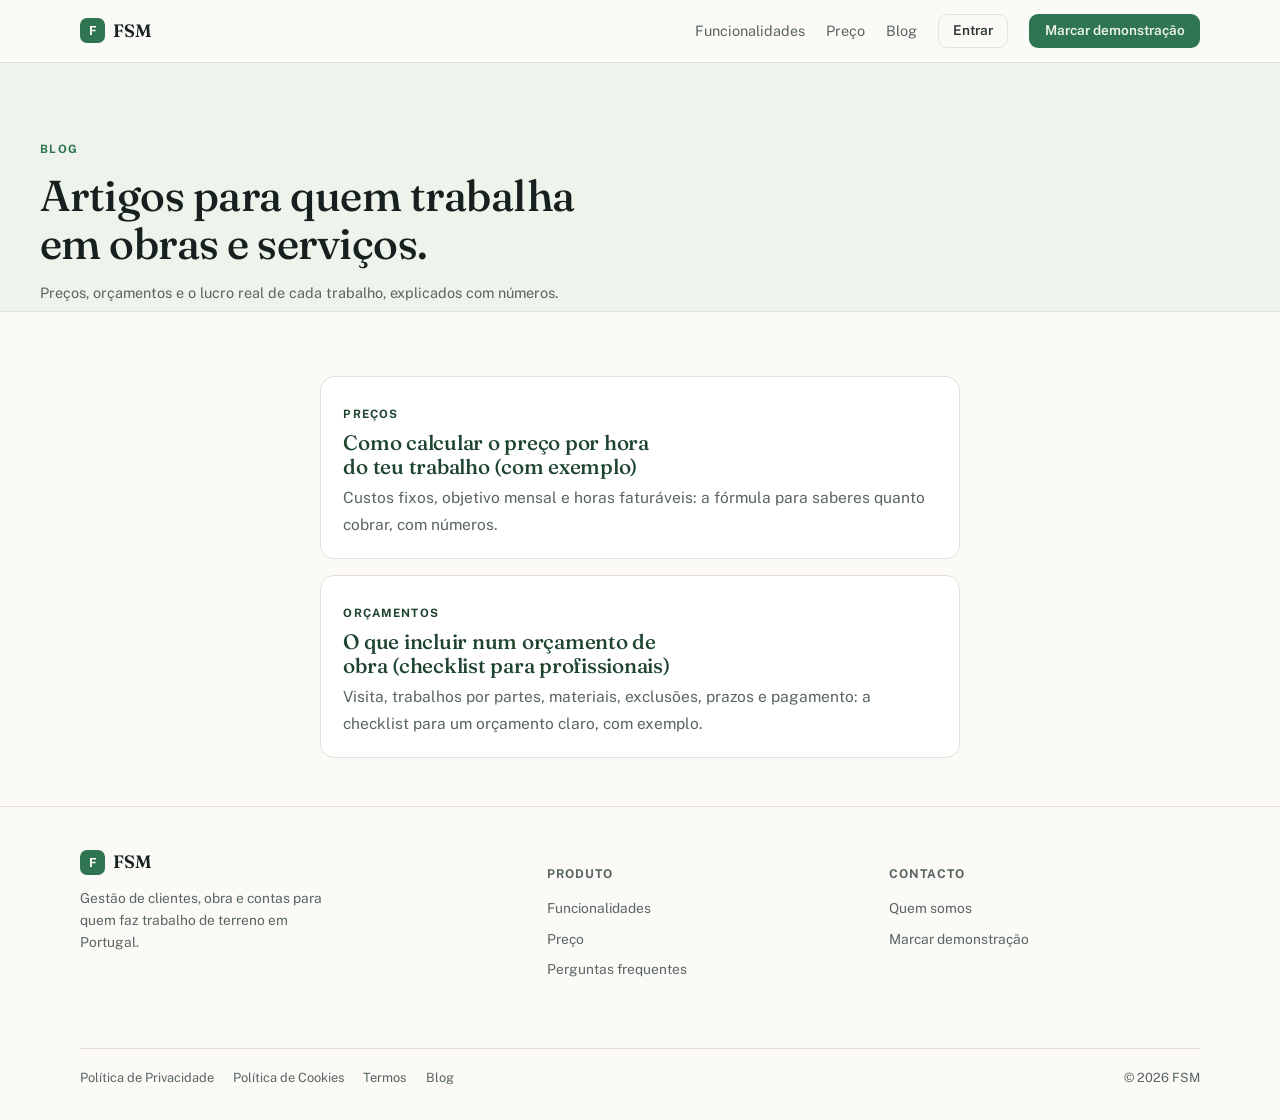
<file: blog/index.html>
<!doctype html>
<html lang="pt-PT">
<head>
<meta charset="utf-8">
<meta name="viewport" content="width=device-width,initial-scale=1">
<title>Blog FSM — Orçamentos, preços e gestão para profissionais de obras e serviços</title>
<meta name="description" content="Artigos práticos para eletricistas, canalizadores, pintores e empreiteiros: como calcular o preço por hora, fazer orçamentos e saber o lucro real de cada trabalho.">
<meta name="robots" content="index,follow,max-image-preview:large">
<link rel="canonical" href="https://fsmportugal.pt/blog/">
<link rel="icon" href="/favicon.svg" type="image/svg+xml">
<meta property="og:type" content="website">
<meta property="og:locale" content="pt_PT">
<meta property="og:site_name" content="FSM">
<meta property="og:title" content="Blog FSM — Orçamentos, preços e gestão para profissionais de obras e serviços">
<meta property="og:description" content="Artigos práticos sobre preço por hora, orçamentos e lucro real de cada trabalho.">
<meta property="og:url" content="https://fsmportugal.pt/blog/">
<meta property="og:image" content="https://fsmportugal.pt/og.jpg">
<meta name="twitter:card" content="summary_large_image">
<link rel="preconnect" href="https://fonts.googleapis.com">
<link rel="preconnect" href="https://fonts.gstatic.com" crossorigin>
<link rel="stylesheet" href="https://fonts.googleapis.com/css2?family=Fraunces:opsz,wght@9..144,400;9..144,500;9..144,600&family=Public+Sans:wght@400;500;600;700&display=swap">
<link rel="stylesheet" href="/blog/lp.css">
<link rel="stylesheet" href="/blog/blog.css">
<script type="application/ld+json">{"@context":"https://schema.org","@type":"Blog","name":"Blog FSM","url":"https://fsmportugal.pt/blog/","inLanguage":"pt-PT","publisher":{"@type":"Organization","name":"FSM","url":"https://fsmportugal.pt/"}}</script>
</head>
<body>
<header class="nav"><div class="wrap-wide">
  <a class="brand" href="/" style="text-decoration:none;color:inherit"><span class="mark">F</span> FSM</a>
  <nav>
    <a class="lnk" href="/#destaque">Funcionalidades</a>
    <a class="lnk" href="/#preco">Preço</a>
    <a class="lnk" href="/blog/">Blog</a>
    <a class="btn btn-ghost btn-sm" href="https://fsm-portugal.lovable.app/auth" style="border-color:var(--line);">Entrar</a>
    <a class="btn btn-primary btn-sm" href="/#final">Marcar demonstração</a>
  </nav>
</div></header>
<section class="hero artigo-head"><div class="wrap-wide">
  <span class="eyebrow">Blog</span>
  <h1>Artigos para quem trabalha em obras e serviços.</h1>
  <p class="meta">Preços, orçamentos e o lucro real de cada trabalho, explicados com números.</p>
</div></section>
<main class="artigo">
  <div class="lista">
    <a class="cartao" href="/blog/como-calcular-preco-por-hora/">
      <span class="tag">Preços</span>
      <h2>Como calcular o preço por hora do teu trabalho (com exemplo)</h2>
      <p>Custos fixos, objetivo mensal e horas faturáveis: a fórmula para saberes quanto cobrar, com números.</p>
    </a>
    <a class="cartao" href="/blog/o-que-incluir-num-orcamento-de-obra/">
      <span class="tag">Orçamentos</span>
      <h2>O que incluir num orçamento de obra (checklist para profissionais)</h2>
      <p>Visita, trabalhos por partes, materiais, exclusões, prazos e pagamento: a checklist para um orçamento claro, com exemplo.</p>
    </a>
  </div>
</main>
<footer>
  <div class="wrap-wide">
    <div class="fbrand">
      <div class="brand"><span class="mark">F</span> FSM</div>
      <p>Gestão de clientes, obra e contas para quem faz trabalho de terreno em Portugal.</p>
    </div>
    <div>
      <h4>Produto</h4>
      <ul>
        <li><a href="/#destaque">Funcionalidades</a></li>
        <li><a href="/#preco">Preço</a></li>
        <li><a href="/#faq">Perguntas frequentes</a></li>
      </ul>
    </div>
    <div>
      <h4>Contacto</h4>
      <ul>
        <li><a href="/#quem-somos">Quem somos</a></li>
        <li><a href="/#final">Marcar demonstração</a></li>
      </ul>
    </div>
    <div class="fbottom" style="grid-column:1/-1;">
      <a href="/#privacidade">Política de Privacidade</a>
      <a href="/#cookies">Política de Cookies</a>
      <a href="/#termos">Termos</a>
      <a href="/blog/">Blog</a>
      <span class="sp">© 2026 FSM</span>
    </div>
  </div>
</footer>
</body>
</html>
</file>
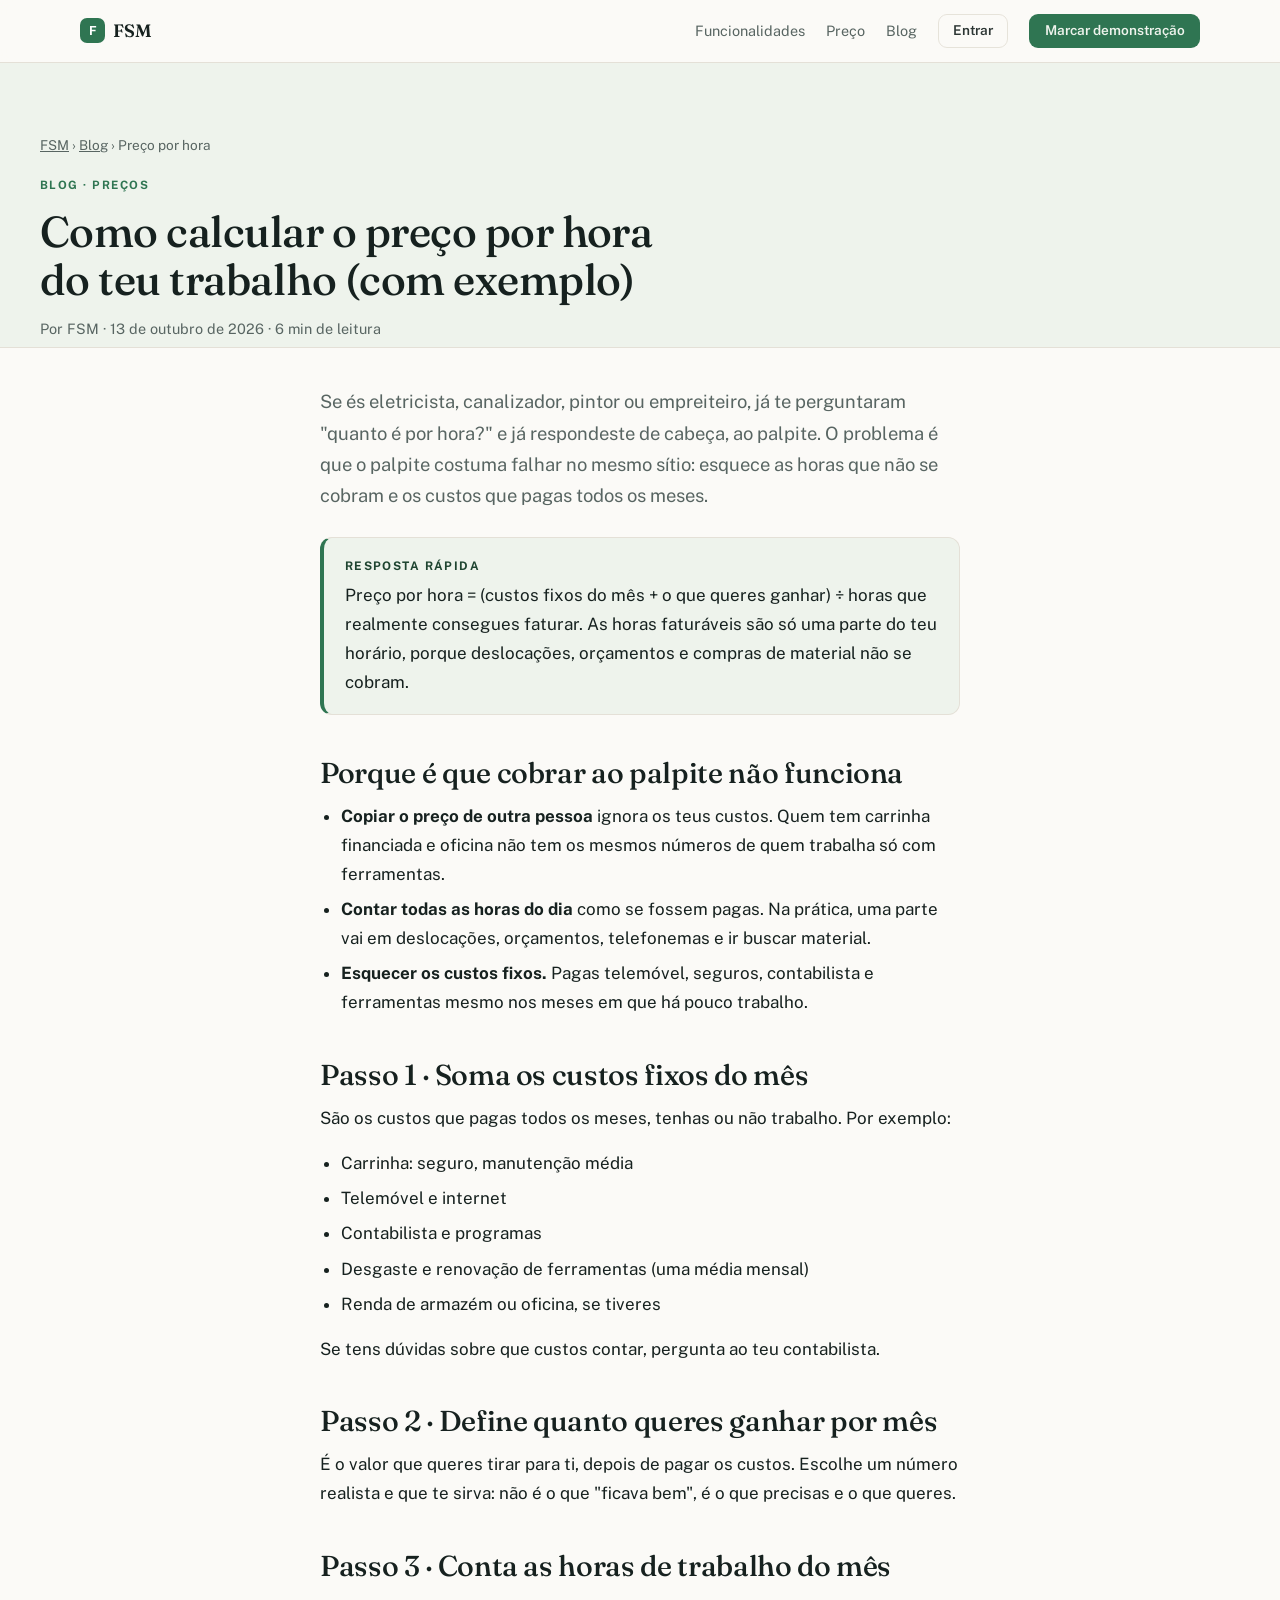
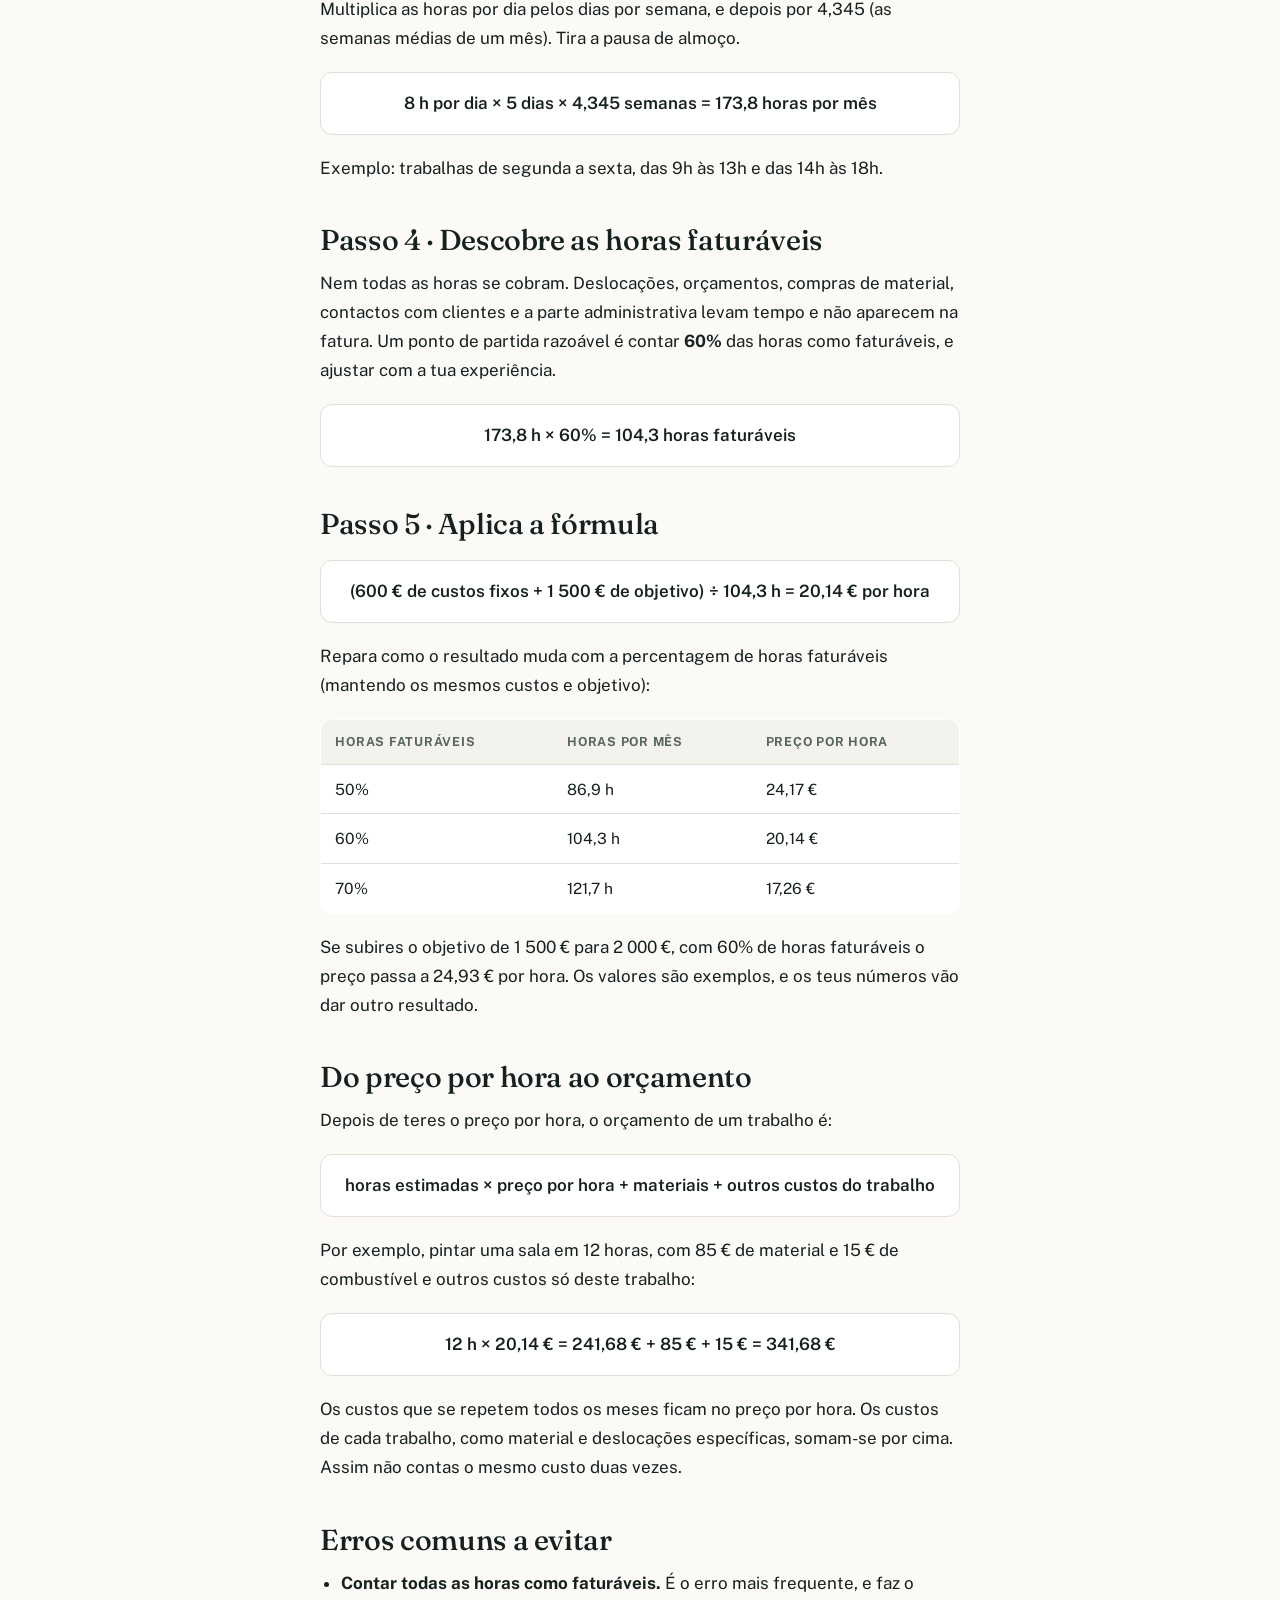
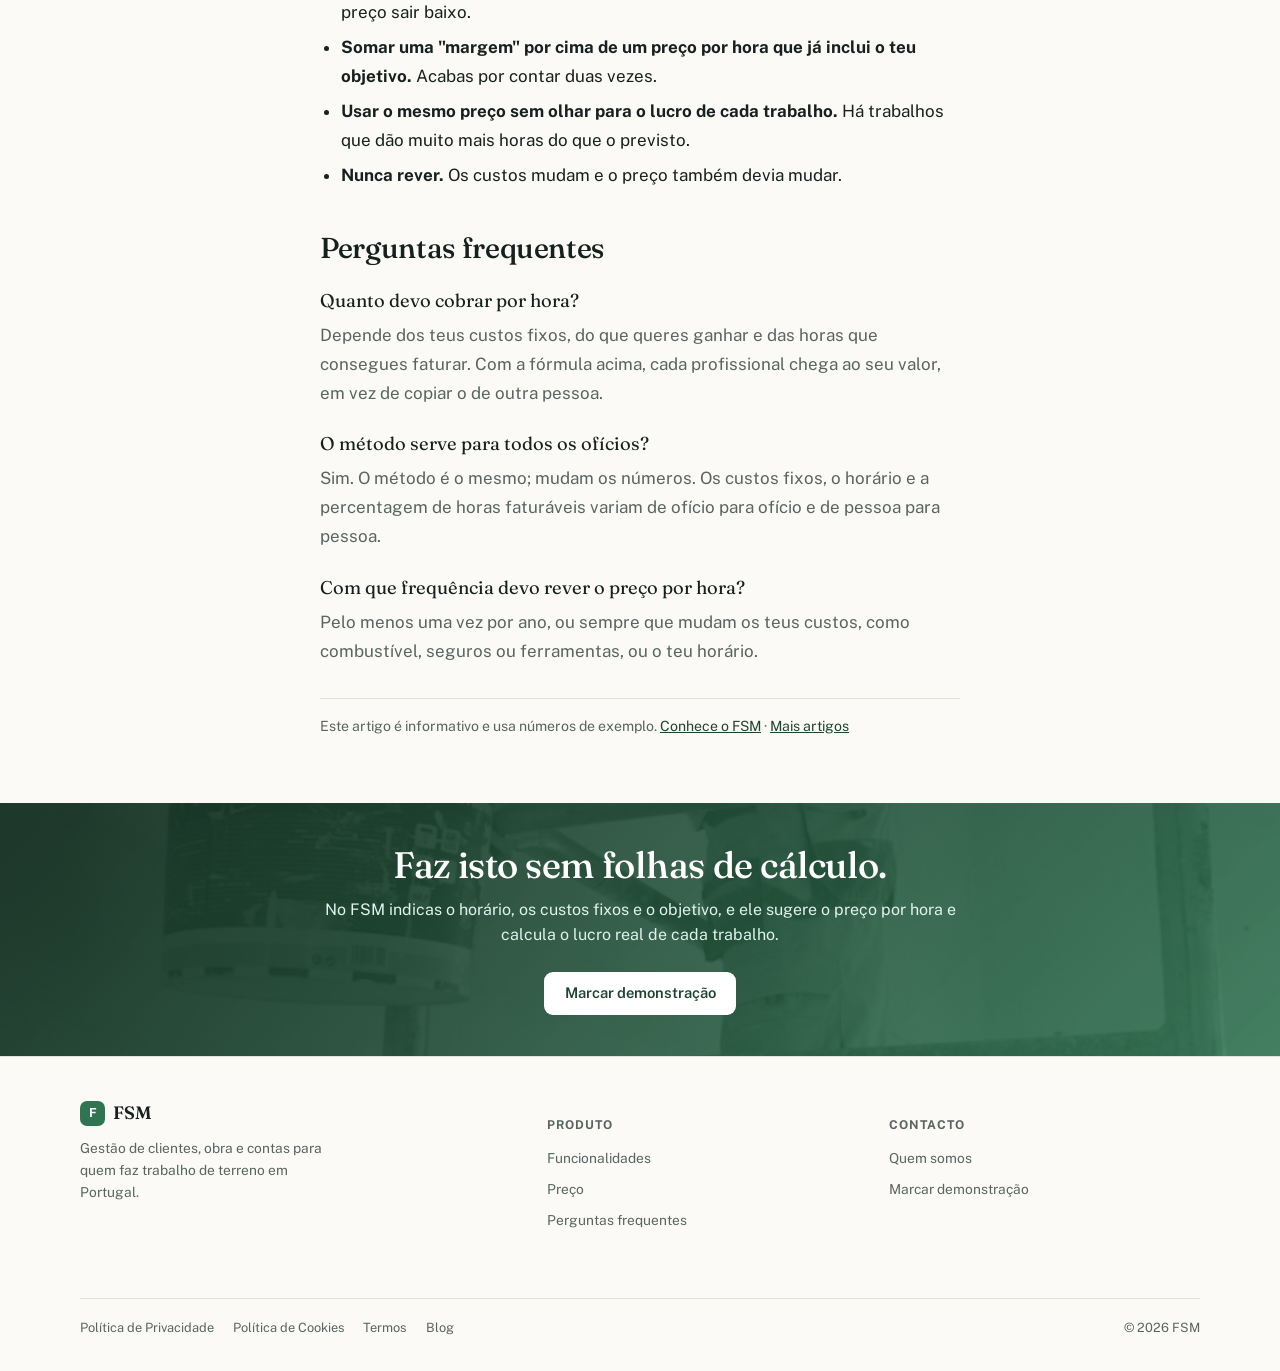
<file: blog/como-calcular-preco-por-hora/index.html>
<!doctype html>
<html lang="pt-PT">
<head>
<meta charset="utf-8">
<meta name="viewport" content="width=device-width,initial-scale=1">
<title>Como calcular o preço por hora do teu trabalho (com exemplo) | FSM</title>
<meta name="description" content="Fórmula simples para calcular quanto cobrar por hora: custos fixos, o que queres ganhar e as horas que consegues faturar. Exemplo com números.">
<meta name="robots" content="index,follow,max-image-preview:large">
<link rel="canonical" href="https://fsmportugal.pt/blog/como-calcular-preco-por-hora/">
<link rel="icon" href="/favicon.svg" type="image/svg+xml">
<meta property="og:type" content="article">
<meta property="og:locale" content="pt_PT">
<meta property="og:site_name" content="FSM">
<meta property="og:title" content="Como calcular o preço por hora do teu trabalho (com exemplo)">
<meta property="og:description" content="Fórmula simples para calcular quanto cobrar por hora: custos fixos, o que queres ganhar e as horas que consegues faturar. Exemplo com números.">
<meta property="og:url" content="https://fsmportugal.pt/blog/como-calcular-preco-por-hora/">
<meta property="og:image" content="https://fsmportugal.pt/og.jpg">
<meta name="twitter:card" content="summary_large_image">
<link rel="preconnect" href="https://fonts.googleapis.com">
<link rel="preconnect" href="https://fonts.gstatic.com" crossorigin>
<link rel="stylesheet" href="https://fonts.googleapis.com/css2?family=Fraunces:opsz,wght@9..144,400;9..144,500;9..144,600&family=Public+Sans:wght@400;500;600;700&display=swap">
<link rel="stylesheet" href="/blog/lp.css">
<link rel="stylesheet" href="/blog/blog.css">
<script type="application/ld+json">{"@context":"https://schema.org","@type":"Article","headline":"Como calcular o preço por hora do teu trabalho (com exemplo)","description":"Fórmula simples para calcular quanto cobrar por hora: custos fixos, o que queres ganhar e as horas que consegues faturar. Exemplo com números.","inLanguage":"pt-PT","datePublished":"2026-10-13","dateModified":"2026-10-13","mainEntityOfPage":"https://fsmportugal.pt/blog/como-calcular-preco-por-hora/","image":"https://fsmportugal.pt/og.jpg","author":{"@type":"Organization","name":"FSM","url":"https://fsmportugal.pt/"},"publisher":{"@type":"Organization","name":"FSM","url":"https://fsmportugal.pt/"}}</script>
<script type="application/ld+json">{"@context":"https://schema.org","@type":"FAQPage","mainEntity":[{"@type":"Question","name":"Quanto devo cobrar por hora?","acceptedAnswer":{"@type":"Answer","text":"Depende dos teus custos fixos, do que queres ganhar e das horas que consegues faturar. Com a fórmula acima, cada profissional chega ao seu valor, em vez de copiar o de outra pessoa."}},{"@type":"Question","name":"O método serve para todos os ofícios?","acceptedAnswer":{"@type":"Answer","text":"Sim. O método é o mesmo; mudam os números. Os custos fixos, o horário e a percentagem de horas faturáveis variam de ofício para ofício e de pessoa para pessoa."}},{"@type":"Question","name":"Com que frequência devo rever o preço por hora?","acceptedAnswer":{"@type":"Answer","text":"Pelo menos uma vez por ano, ou sempre que mudam os teus custos, como combustível, seguros ou ferramentas, ou o teu horário."}}]}</script>
<script type="application/ld+json">{"@context":"https://schema.org","@type":"BreadcrumbList","itemListElement":[{"@type":"ListItem","position":1,"name":"FSM","item":"https://fsmportugal.pt/"},{"@type":"ListItem","position":2,"name":"Blog","item":"https://fsmportugal.pt/blog/"},{"@type":"ListItem","position":3,"name":"Preço por hora","item":"https://fsmportugal.pt/blog/como-calcular-preco-por-hora/"}]}</script>
</head>
<body>
<header class="nav"><div class="wrap-wide">
  <a class="brand" href="/" style="text-decoration:none;color:inherit"><span class="mark">F</span> FSM</a>
  <nav>
    <a class="lnk" href="/#destaque">Funcionalidades</a>
    <a class="lnk" href="/#preco">Preço</a>
    <a class="lnk" href="/blog/">Blog</a>
    <a class="btn btn-ghost btn-sm" href="https://fsm-portugal.lovable.app/auth" style="border-color:var(--line);">Entrar</a>
    <a class="btn btn-primary btn-sm" href="/#final">Marcar demonstração</a>
  </nav>
</div></header>
<section class="hero artigo-head"><div class="wrap-wide">
  <p class="crumbs"><a href="/">FSM</a> › <a href="/blog/">Blog</a> › Preço por hora</p>
  <span class="eyebrow">Blog · Preços</span>
  <h1>Como calcular o preço por hora do teu trabalho (com exemplo)</h1>
  <p class="meta">Por FSM · 13 de outubro de 2026 · 6 min de leitura</p>
</div></section>
<main class="artigo">
  <p class="lead">Se és eletricista, canalizador, pintor ou empreiteiro, já te perguntaram "quanto é por hora?" e já respondeste de cabeça, ao palpite. O problema é que o palpite costuma falhar no mesmo sítio: esquece as horas que não se cobram e os custos que pagas todos os meses.</p>

  <div class="resposta">
    <strong class="t">Resposta rápida</strong>
    Preço por hora = (custos fixos do mês + o que queres ganhar) ÷ horas que realmente consegues faturar. As horas faturáveis são só uma parte do teu horário, porque deslocações, orçamentos e compras de material não se cobram.
  </div>

  <h2>Porque é que cobrar ao palpite não funciona</h2>
  <ul>
    <li><strong>Copiar o preço de outra pessoa</strong> ignora os teus custos. Quem tem carrinha financiada e oficina não tem os mesmos números de quem trabalha só com ferramentas.</li>
    <li><strong>Contar todas as horas do dia</strong> como se fossem pagas. Na prática, uma parte vai em deslocações, orçamentos, telefonemas e ir buscar material.</li>
    <li><strong>Esquecer os custos fixos.</strong> Pagas telemóvel, seguros, contabilista e ferramentas mesmo nos meses em que há pouco trabalho.</li>
  </ul>

  <h2>Passo 1 · Soma os custos fixos do mês</h2>
  <p>São os custos que pagas todos os meses, tenhas ou não trabalho. Por exemplo:</p>
  <ul>
    <li>Carrinha: seguro, manutenção média</li>
    <li>Telemóvel e internet</li>
    <li>Contabilista e programas</li>
    <li>Desgaste e renovação de ferramentas (uma média mensal)</li>
    <li>Renda de armazém ou oficina, se tiveres</li>
  </ul>
  <p>Se tens dúvidas sobre que custos contar, pergunta ao teu contabilista.</p>

  <h2>Passo 2 · Define quanto queres ganhar por mês</h2>
  <p>É o valor que queres tirar para ti, depois de pagar os custos. Escolhe um número realista e que te sirva: não é o que "ficava bem", é o que precisas e o que queres.</p>

  <h2>Passo 3 · Conta as horas de trabalho do mês</h2>
  <p>Multiplica as horas por dia pelos dias por semana, e depois por 4,345 (as semanas médias de um mês). Tira a pausa de almoço.</p>
  <div class="formula">8 h por dia × 5 dias × 4,345 semanas = 173,8 horas por mês</div>
  <p>Exemplo: trabalhas de segunda a sexta, das 9h às 13h e das 14h às 18h.</p>

  <h2>Passo 4 · Descobre as horas faturáveis</h2>
  <p>Nem todas as horas se cobram. Deslocações, orçamentos, compras de material, contactos com clientes e a parte administrativa levam tempo e não aparecem na fatura. Um ponto de partida razoável é contar <strong>60%</strong> das horas como faturáveis, e ajustar com a tua experiência.</p>
  <div class="formula">173,8 h × 60% = 104,3 horas faturáveis</div>

  <h2>Passo 5 · Aplica a fórmula</h2>
  <div class="formula">(600 € de custos fixos + 1 500 € de objetivo) ÷ 104,3 h = 20,14 € por hora</div>
  <p>Repara como o resultado muda com a percentagem de horas faturáveis (mantendo os mesmos custos e objetivo):</p>
  <table>
    <thead><tr><th>Horas faturáveis</th><th>Horas por mês</th><th>Preço por hora</th></tr></thead>
    <tbody>
      <tr><td>50%</td><td>86,9 h</td><td>24,17 €</td></tr>
      <tr><td>60%</td><td>104,3 h</td><td>20,14 €</td></tr>
      <tr><td>70%</td><td>121,7 h</td><td>17,26 €</td></tr>
    </tbody>
  </table>
  <p>Se subires o objetivo de 1 500 € para 2 000 €, com 60% de horas faturáveis o preço passa a 24,93 € por hora. Os valores são exemplos, e os teus números vão dar outro resultado.</p>

  <h2>Do preço por hora ao orçamento</h2>
  <p>Depois de teres o preço por hora, o orçamento de um trabalho é:</p>
  <div class="formula">horas estimadas × preço por hora + materiais + outros custos do trabalho</div>
  <p>Por exemplo, pintar uma sala em 12 horas, com 85 € de material e 15 € de combustível e outros custos só deste trabalho:</p>
  <div class="formula">12 h × 20,14 € = 241,68 € + 85 € + 15 € = 341,68 €</div>
  <p>Os custos que se repetem todos os meses ficam no preço por hora. Os custos de cada trabalho, como material e deslocações específicas, somam-se por cima. Assim não contas o mesmo custo duas vezes.</p>

  <h2>Erros comuns a evitar</h2>
  <ul>
    <li><strong>Contar todas as horas como faturáveis.</strong> É o erro mais frequente, e faz o preço sair baixo.</li>
    <li><strong>Somar uma "margem" por cima de um preço por hora que já inclui o teu objetivo.</strong> Acabas por contar duas vezes.</li>
    <li><strong>Usar o mesmo preço sem olhar para o lucro de cada trabalho.</strong> Há trabalhos que dão muito mais horas do que o previsto.</li>
    <li><strong>Nunca rever.</strong> Os custos mudam e o preço também devia mudar.</li>
  </ul>

  <h2>Perguntas frequentes</h2>
  <dl>
    <dt>Quanto devo cobrar por hora?</dt>
    <dd>Depende dos teus custos fixos, do que queres ganhar e das horas que consegues faturar. Com a fórmula acima, cada profissional chega ao seu valor, em vez de copiar o de outra pessoa.</dd>
    <dt>O método serve para todos os ofícios?</dt>
    <dd>Sim. O método é o mesmo; mudam os números. Os custos fixos, o horário e a percentagem de horas faturáveis variam de ofício para ofício e de pessoa para pessoa.</dd>
    <dt>Com que frequência devo rever o preço por hora?</dt>
    <dd>Pelo menos uma vez por ano, ou sempre que mudam os teus custos, como combustível, seguros ou ferramentas, ou o teu horário.</dd>
    </dl>

  <p class="aviso">Este artigo é informativo e usa números de exemplo. <a href="/">Conhece o FSM</a> · <a href="/blog/">Mais artigos</a></p>
</main>
<section class="final"><div class="wrap">
  <h2>Faz isto sem folhas de cálculo.</h2>
  <p>No FSM indicas o horário, os custos fixos e o objetivo, e ele sugere o preço por hora e calcula o lucro real de cada trabalho.</p>
  <a class="btn btn-primary" href="/#final">Marcar demonstração</a>
</div></section>
<footer>
  <div class="wrap-wide">
    <div class="fbrand">
      <div class="brand"><span class="mark">F</span> FSM</div>
      <p>Gestão de clientes, obra e contas para quem faz trabalho de terreno em Portugal.</p>
    </div>
    <div>
      <h4>Produto</h4>
      <ul>
        <li><a href="/#destaque">Funcionalidades</a></li>
        <li><a href="/#preco">Preço</a></li>
        <li><a href="/#faq">Perguntas frequentes</a></li>
      </ul>
    </div>
    <div>
      <h4>Contacto</h4>
      <ul>
        <li><a href="/#quem-somos">Quem somos</a></li>
        <li><a href="/#final">Marcar demonstração</a></li>
      </ul>
    </div>
    <div class="fbottom" style="grid-column:1/-1;">
      <a href="/#privacidade">Política de Privacidade</a>
      <a href="/#cookies">Política de Cookies</a>
      <a href="/#termos">Termos</a>
      <a href="/blog/">Blog</a>
      <span class="sp">© 2026 FSM</span>
    </div>
  </div>
</footer>
</body>
</html>
</file>
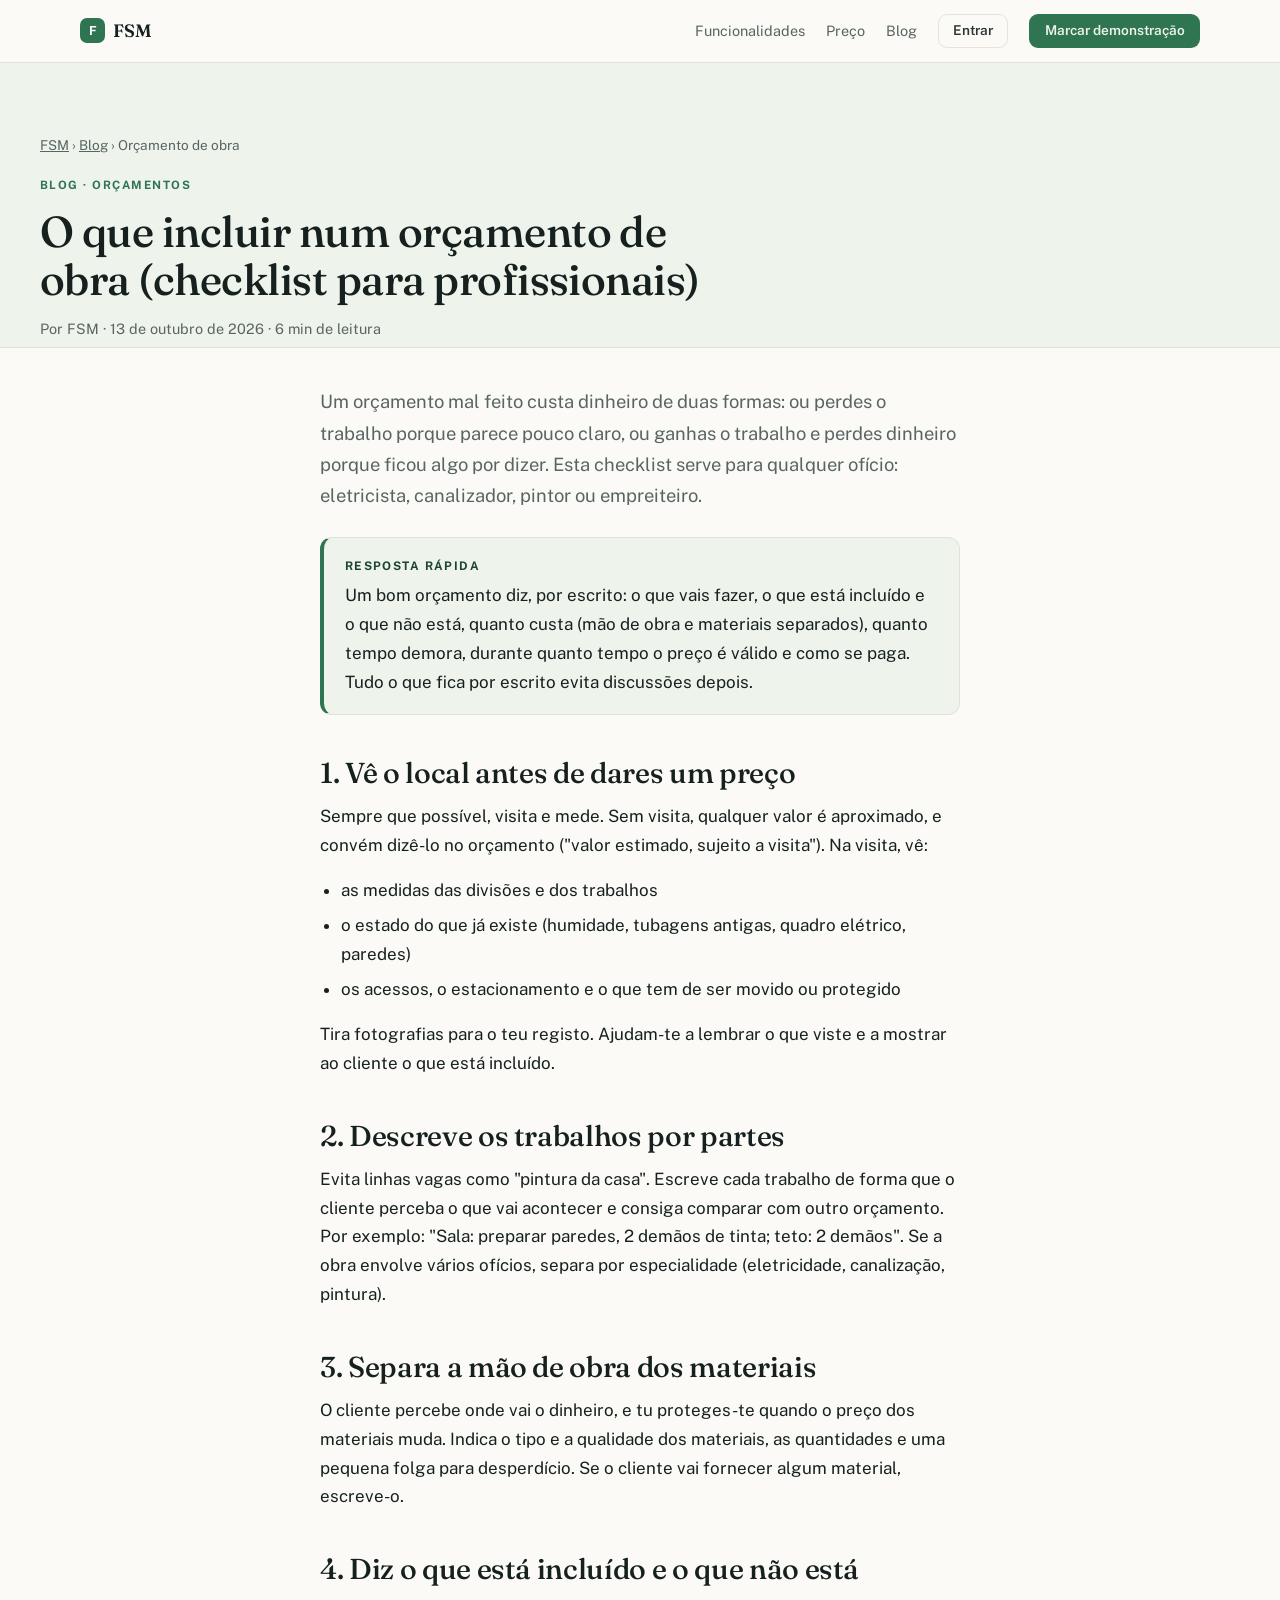
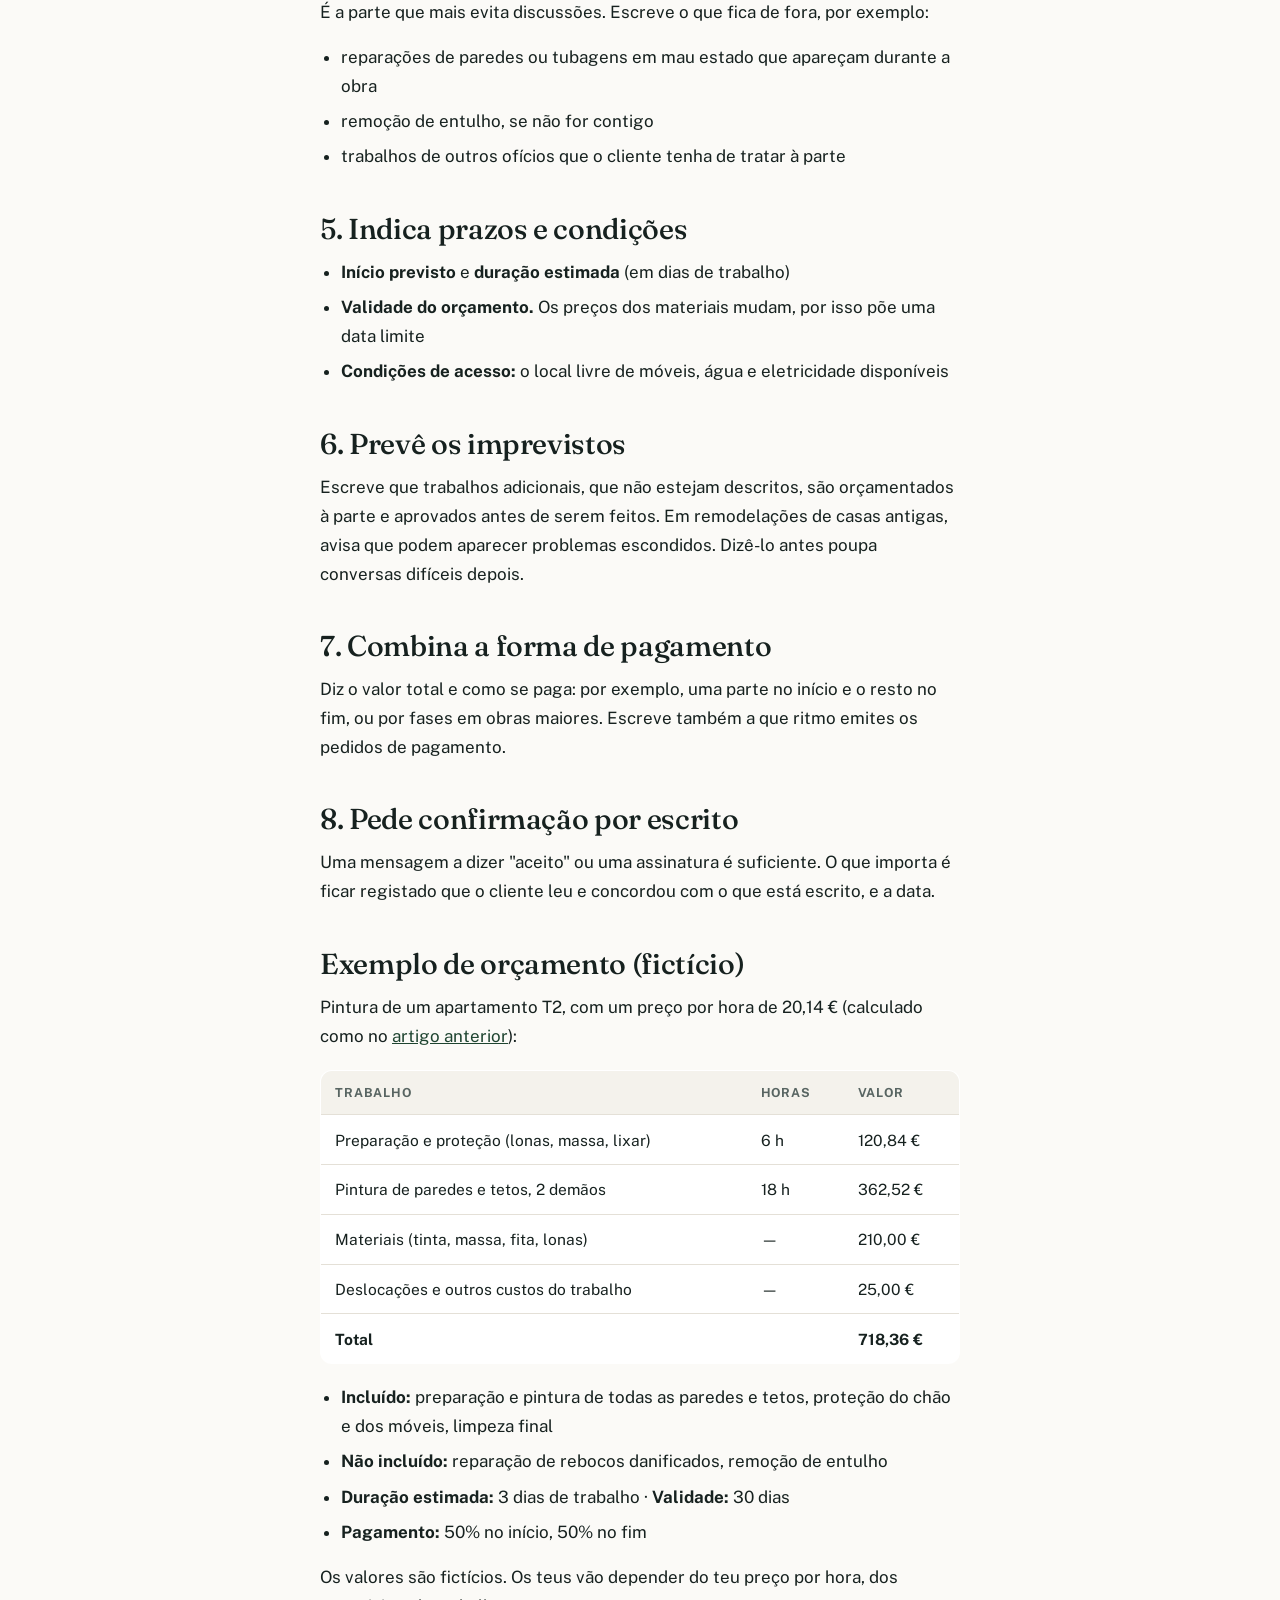
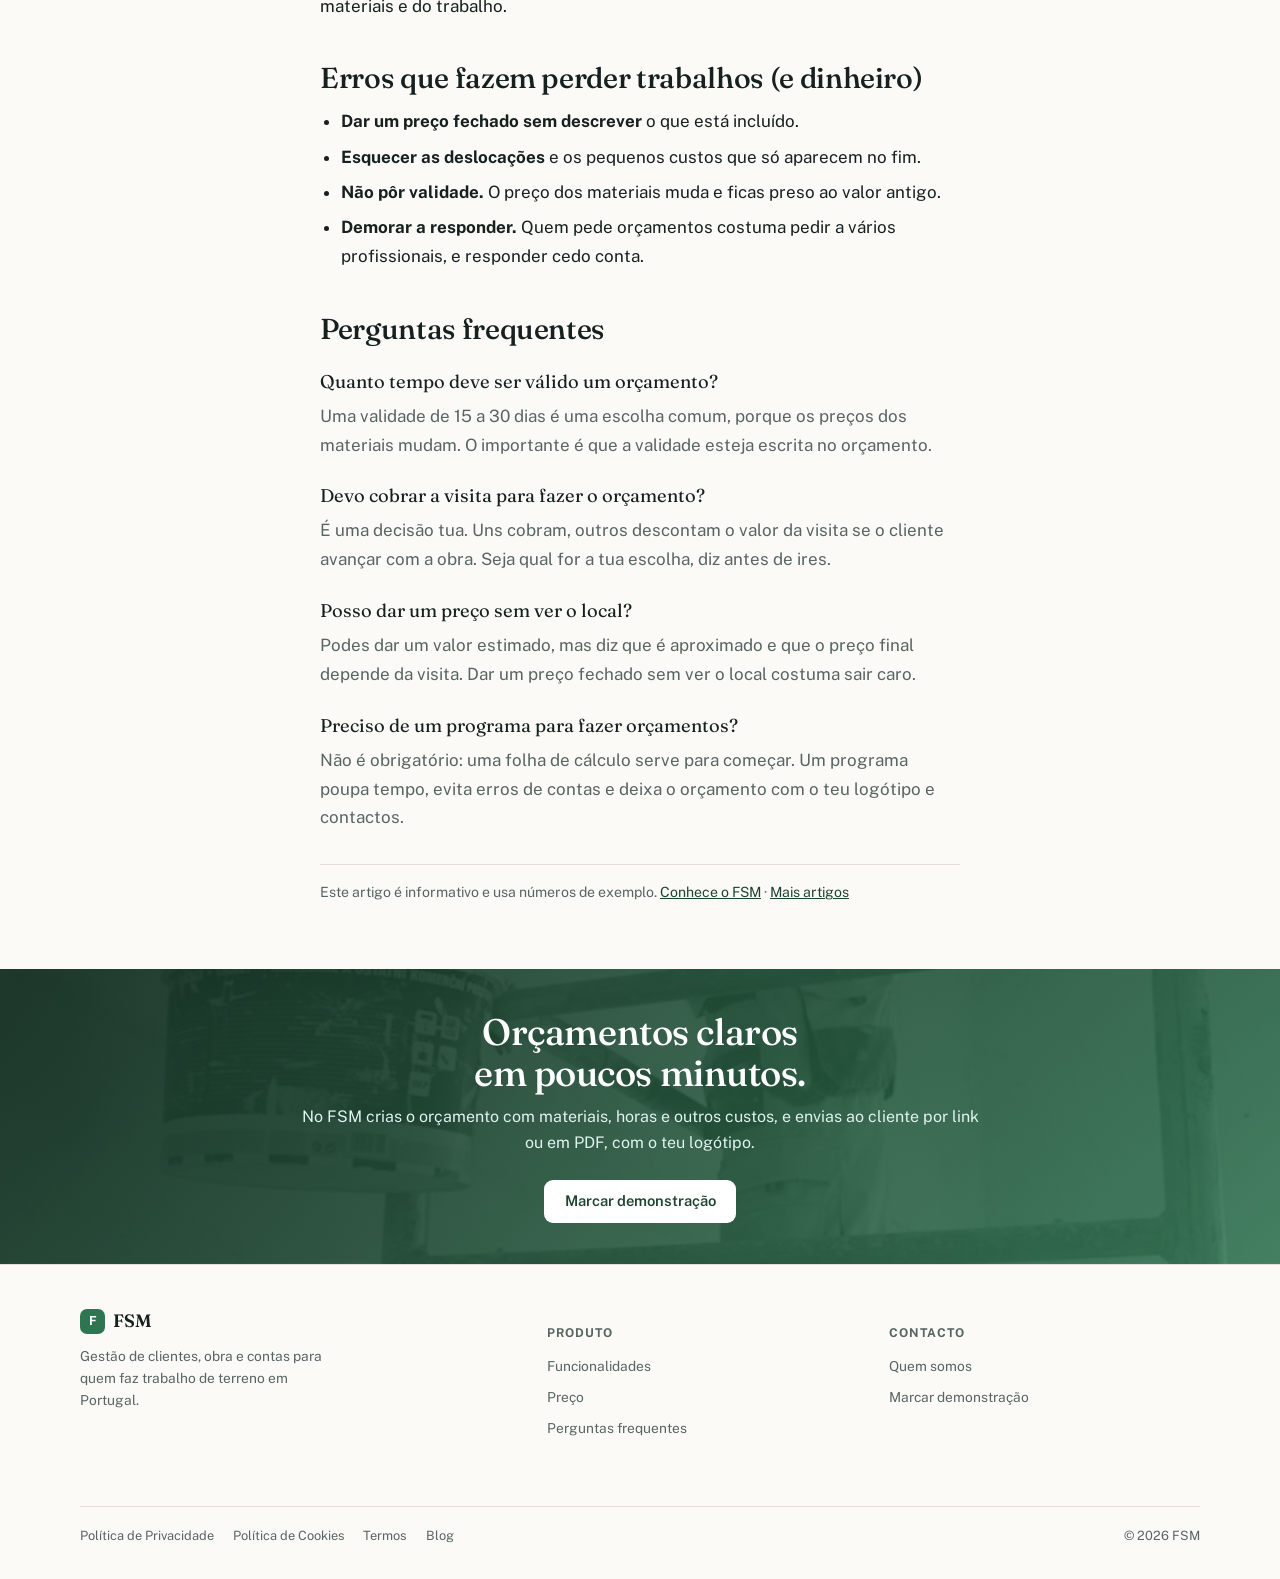
<file: blog/o-que-incluir-num-orcamento-de-obra/index.html>
<!doctype html>
<html lang="pt-PT">
<head>
<meta charset="utf-8">
<meta name="viewport" content="width=device-width,initial-scale=1">
<title>O que incluir num orçamento de obra (checklist para profissionais) | FSM</title>
<meta name="description" content="Checklist do que um bom orçamento de obra deve ter: visita, trabalhos por partes, materiais, exclusões, prazos e pagamento. Com exemplo.">
<meta name="robots" content="index,follow,max-image-preview:large">
<link rel="canonical" href="https://fsmportugal.pt/blog/o-que-incluir-num-orcamento-de-obra/">
<link rel="icon" href="/favicon.svg" type="image/svg+xml">
<meta property="og:type" content="article">
<meta property="og:locale" content="pt_PT">
<meta property="og:site_name" content="FSM">
<meta property="og:title" content="O que incluir num orçamento de obra (checklist para profissionais)">
<meta property="og:description" content="Checklist do que um bom orçamento de obra deve ter: visita, trabalhos por partes, materiais, exclusões, prazos e pagamento. Com exemplo.">
<meta property="og:url" content="https://fsmportugal.pt/blog/o-que-incluir-num-orcamento-de-obra/">
<meta property="og:image" content="https://fsmportugal.pt/og.jpg">
<meta name="twitter:card" content="summary_large_image">
<link rel="preconnect" href="https://fonts.googleapis.com">
<link rel="preconnect" href="https://fonts.gstatic.com" crossorigin>
<link rel="stylesheet" href="https://fonts.googleapis.com/css2?family=Fraunces:opsz,wght@9..144,400;9..144,500;9..144,600&family=Public+Sans:wght@400;500;600;700&display=swap">
<link rel="stylesheet" href="/blog/lp.css">
<link rel="stylesheet" href="/blog/blog.css">
<script type="application/ld+json">{"@context":"https://schema.org","@type":"Article","headline":"O que incluir num orçamento de obra (checklist para profissionais)","description":"Checklist do que um bom orçamento de obra deve ter: visita, trabalhos por partes, materiais, exclusões, prazos e pagamento. Com exemplo.","inLanguage":"pt-PT","datePublished":"2026-10-13","dateModified":"2026-10-13","mainEntityOfPage":"https://fsmportugal.pt/blog/o-que-incluir-num-orcamento-de-obra/","image":"https://fsmportugal.pt/og.jpg","author":{"@type":"Organization","name":"FSM","url":"https://fsmportugal.pt/"},"publisher":{"@type":"Organization","name":"FSM","url":"https://fsmportugal.pt/"}}</script>
<script type="application/ld+json">{"@context":"https://schema.org","@type":"FAQPage","mainEntity":[{"@type":"Question","name":"Quanto tempo deve ser válido um orçamento?","acceptedAnswer":{"@type":"Answer","text":"Uma validade de 15 a 30 dias é uma escolha comum, porque os preços dos materiais mudam. O importante é que a validade esteja escrita no orçamento."}},{"@type":"Question","name":"Devo cobrar a visita para fazer o orçamento?","acceptedAnswer":{"@type":"Answer","text":"É uma decisão tua. Uns cobram, outros descontam o valor da visita se o cliente avançar com a obra. Seja qual for a tua escolha, diz antes de ires."}},{"@type":"Question","name":"Posso dar um preço sem ver o local?","acceptedAnswer":{"@type":"Answer","text":"Podes dar um valor estimado, mas diz que é aproximado e que o preço final depende da visita. Dar um preço fechado sem ver o local costuma sair caro."}},{"@type":"Question","name":"Preciso de um programa para fazer orçamentos?","acceptedAnswer":{"@type":"Answer","text":"Não é obrigatório: uma folha de cálculo serve para começar. Um programa poupa tempo, evita erros de contas e deixa o orçamento com o teu logótipo e contactos."}}]}</script>
<script type="application/ld+json">{"@context":"https://schema.org","@type":"BreadcrumbList","itemListElement":[{"@type":"ListItem","position":1,"name":"FSM","item":"https://fsmportugal.pt/"},{"@type":"ListItem","position":2,"name":"Blog","item":"https://fsmportugal.pt/blog/"},{"@type":"ListItem","position":3,"name":"Orçamento de obra","item":"https://fsmportugal.pt/blog/o-que-incluir-num-orcamento-de-obra/"}]}</script>
</head>
<body>
<header class="nav"><div class="wrap-wide">
  <a class="brand" href="/" style="text-decoration:none;color:inherit"><span class="mark">F</span> FSM</a>
  <nav>
    <a class="lnk" href="/#destaque">Funcionalidades</a>
    <a class="lnk" href="/#preco">Preço</a>
    <a class="lnk" href="/blog/">Blog</a>
    <a class="btn btn-ghost btn-sm" href="https://fsm-portugal.lovable.app/auth" style="border-color:var(--line);">Entrar</a>
    <a class="btn btn-primary btn-sm" href="/#final">Marcar demonstração</a>
  </nav>
</div></header>
<section class="hero artigo-head"><div class="wrap-wide">
  <p class="crumbs"><a href="/">FSM</a> › <a href="/blog/">Blog</a> › Orçamento de obra</p>
  <span class="eyebrow">Blog · Orçamentos</span>
  <h1>O que incluir num orçamento de obra (checklist para profissionais)</h1>
  <p class="meta">Por FSM · 13 de outubro de 2026 · 6 min de leitura</p>
</div></section>
<main class="artigo">
  <p class="lead">Um orçamento mal feito custa dinheiro de duas formas: ou perdes o trabalho porque parece pouco claro, ou ganhas o trabalho e perdes dinheiro porque ficou algo por dizer. Esta checklist serve para qualquer ofício: eletricista, canalizador, pintor ou empreiteiro.</p>

  <div class="resposta">
    <strong class="t">Resposta rápida</strong>
    Um bom orçamento diz, por escrito: o que vais fazer, o que está incluído e o que não está, quanto custa (mão de obra e materiais separados), quanto tempo demora, durante quanto tempo o preço é válido e como se paga. Tudo o que fica por escrito evita discussões depois.
  </div>

  <h2>1. Vê o local antes de dares um preço</h2>
  <p>Sempre que possível, visita e mede. Sem visita, qualquer valor é aproximado, e convém dizê-lo no orçamento ("valor estimado, sujeito a visita"). Na visita, vê:</p>
  <ul>
    <li>as medidas das divisões e dos trabalhos</li>
    <li>o estado do que já existe (humidade, tubagens antigas, quadro elétrico, paredes)</li>
    <li>os acessos, o estacionamento e o que tem de ser movido ou protegido</li>
  </ul>
  <p>Tira fotografias para o teu registo. Ajudam-te a lembrar o que viste e a mostrar ao cliente o que está incluído.</p>

  <h2>2. Descreve os trabalhos por partes</h2>
  <p>Evita linhas vagas como "pintura da casa". Escreve cada trabalho de forma que o cliente perceba o que vai acontecer e consiga comparar com outro orçamento. Por exemplo: "Sala: preparar paredes, 2 demãos de tinta; teto: 2 demãos". Se a obra envolve vários ofícios, separa por especialidade (eletricidade, canalização, pintura).</p>

  <h2>3. Separa a mão de obra dos materiais</h2>
  <p>O cliente percebe onde vai o dinheiro, e tu proteges-te quando o preço dos materiais muda. Indica o tipo e a qualidade dos materiais, as quantidades e uma pequena folga para desperdício. Se o cliente vai fornecer algum material, escreve-o.</p>

  <h2>4. Diz o que está incluído e o que não está</h2>
  <p>É a parte que mais evita discussões. Escreve o que fica de fora, por exemplo:</p>
  <ul>
    <li>reparações de paredes ou tubagens em mau estado que apareçam durante a obra</li>
    <li>remoção de entulho, se não for contigo</li>
    <li>trabalhos de outros ofícios que o cliente tenha de tratar à parte</li>
  </ul>

  <h2>5. Indica prazos e condições</h2>
  <ul>
    <li><strong>Início previsto</strong> e <strong>duração estimada</strong> (em dias de trabalho)</li>
    <li><strong>Validade do orçamento.</strong> Os preços dos materiais mudam, por isso põe uma data limite</li>
    <li><strong>Condições de acesso:</strong> o local livre de móveis, água e eletricidade disponíveis</li>
  </ul>

  <h2>6. Prevê os imprevistos</h2>
  <p>Escreve que trabalhos adicionais, que não estejam descritos, são orçamentados à parte e aprovados antes de serem feitos. Em remodelações de casas antigas, avisa que podem aparecer problemas escondidos. Dizê-lo antes poupa conversas difíceis depois.</p>

  <h2>7. Combina a forma de pagamento</h2>
  <p>Diz o valor total e como se paga: por exemplo, uma parte no início e o resto no fim, ou por fases em obras maiores. Escreve também a que ritmo emites os pedidos de pagamento.</p>

  <h2>8. Pede confirmação por escrito</h2>
  <p>Uma mensagem a dizer "aceito" ou uma assinatura é suficiente. O que importa é ficar registado que o cliente leu e concordou com o que está escrito, e a data.</p>

  <h2>Exemplo de orçamento (fictício)</h2>
  <p>Pintura de um apartamento T2, com um preço por hora de 20,14 € (calculado como no <a href="/blog/como-calcular-preco-por-hora/">artigo anterior</a>):</p>
  <table>
    <thead><tr><th>Trabalho</th><th>Horas</th><th>Valor</th></tr></thead>
    <tbody>
      <tr><td>Preparação e proteção (lonas, massa, lixar)</td><td>6 h</td><td>120,84 €</td></tr>
      <tr><td>Pintura de paredes e tetos, 2 demãos</td><td>18 h</td><td>362,52 €</td></tr>
      <tr><td>Materiais (tinta, massa, fita, lonas)</td><td>—</td><td>210,00 €</td></tr>
      <tr><td>Deslocações e outros custos do trabalho</td><td>—</td><td>25,00 €</td></tr>
      <tr><td><strong>Total</strong></td><td></td><td><strong>718,36 €</strong></td></tr>
    </tbody>
  </table>
  <ul>
    <li><strong>Incluído:</strong> preparação e pintura de todas as paredes e tetos, proteção do chão e dos móveis, limpeza final</li>
    <li><strong>Não incluído:</strong> reparação de rebocos danificados, remoção de entulho</li>
    <li><strong>Duração estimada:</strong> 3 dias de trabalho · <strong>Validade:</strong> 30 dias</li>
    <li><strong>Pagamento:</strong> 50% no início, 50% no fim</li>
  </ul>
  <p>Os valores são fictícios. Os teus vão depender do teu preço por hora, dos materiais e do trabalho.</p>

  <h2>Erros que fazem perder trabalhos (e dinheiro)</h2>
  <ul>
    <li><strong>Dar um preço fechado sem descrever</strong> o que está incluído.</li>
    <li><strong>Esquecer as deslocações</strong> e os pequenos custos que só aparecem no fim.</li>
    <li><strong>Não pôr validade.</strong> O preço dos materiais muda e ficas preso ao valor antigo.</li>
    <li><strong>Demorar a responder.</strong> Quem pede orçamentos costuma pedir a vários profissionais, e responder cedo conta.</li>
  </ul>

  <h2>Perguntas frequentes</h2>
  <dl>
    <dt>Quanto tempo deve ser válido um orçamento?</dt>
    <dd>Uma validade de 15 a 30 dias é uma escolha comum, porque os preços dos materiais mudam. O importante é que a validade esteja escrita no orçamento.</dd>
    <dt>Devo cobrar a visita para fazer o orçamento?</dt>
    <dd>É uma decisão tua. Uns cobram, outros descontam o valor da visita se o cliente avançar com a obra. Seja qual for a tua escolha, diz antes de ires.</dd>
    <dt>Posso dar um preço sem ver o local?</dt>
    <dd>Podes dar um valor estimado, mas diz que é aproximado e que o preço final depende da visita. Dar um preço fechado sem ver o local costuma sair caro.</dd>
    <dt>Preciso de um programa para fazer orçamentos?</dt>
    <dd>Não é obrigatório: uma folha de cálculo serve para começar. Um programa poupa tempo, evita erros de contas e deixa o orçamento com o teu logótipo e contactos.</dd>
    </dl>

  <p class="aviso">Este artigo é informativo e usa números de exemplo. <a href="/">Conhece o FSM</a> · <a href="/blog/">Mais artigos</a></p>
</main>
<section class="final"><div class="wrap">
  <h2>Orçamentos claros em poucos minutos.</h2>
  <p>No FSM crias o orçamento com materiais, horas e outros custos, e envias ao cliente por link ou em PDF, com o teu logótipo.</p>
  <a class="btn btn-primary" href="/#final">Marcar demonstração</a>
</div></section>
<footer>
  <div class="wrap-wide">
    <div class="fbrand">
      <div class="brand"><span class="mark">F</span> FSM</div>
      <p>Gestão de clientes, obra e contas para quem faz trabalho de terreno em Portugal.</p>
    </div>
    <div>
      <h4>Produto</h4>
      <ul>
        <li><a href="/#destaque">Funcionalidades</a></li>
        <li><a href="/#preco">Preço</a></li>
        <li><a href="/#faq">Perguntas frequentes</a></li>
      </ul>
    </div>
    <div>
      <h4>Contacto</h4>
      <ul>
        <li><a href="/#quem-somos">Quem somos</a></li>
        <li><a href="/#final">Marcar demonstração</a></li>
      </ul>
    </div>
    <div class="fbottom" style="grid-column:1/-1;">
      <a href="/#privacidade">Política de Privacidade</a>
      <a href="/#cookies">Política de Cookies</a>
      <a href="/#termos">Termos</a>
      <a href="/blog/">Blog</a>
      <span class="sp">© 2026 FSM</span>
    </div>
  </div>
</footer>
</body>
</html>
</file>
<file: blog/lp.css>
:root{
    --ground:#FBFAF7; --surface:#FFFFFF; --tint:#EEF3EC; --tint-2:#F4F2EC;
    --ink:#16211F; --ink-soft:#586562; --line:#E4E0D7;
    --accent:#2F7552; --accent-fill:#2F7552; --accent-ink:#1E4430; --accent-deep:#163224;
    --bad:#B4443A;
    color-scheme:light;
    --serif:"Fraunces", ui-serif, Georgia, serif;
    --sans:"Public Sans", ui-sans-serif, system-ui, -apple-system, "Segoe UI", sans-serif;
    --pad: clamp(1.25rem, 5vw, 2.5rem);
    --col: 760px;
  }
  :root[data-theme="dark"]{
    --ground:#0E1413; --surface:#151E1C; --tint:#12312D; --tint-2:#1B2624;
    --ink:#ECEFEC; --ink-soft:#9AA8A4; --line:#26302E;
    --accent:#6FCB93; --accent-fill:#57B075; --accent-ink:#BEE6CB; --accent-deep:#0F2419;
    --bad:#E0776C;
  }

  *{box-sizing:border-box;}
  html{-webkit-text-size-adjust:100%; scroll-behavior:smooth;}
  body{margin:0; background:var(--ground); color:var(--ink); font-family:var(--sans); font-size:1rem; line-height:1.6; -webkit-font-smoothing:antialiased; font-synthesis:none;}
  h1,h2,h3{font-family:var(--serif); font-weight:500; line-height:1.12; text-wrap:balance; margin:0; letter-spacing:-.012em;}
  p{margin:0;}
  a{color:inherit;}
  svg{display:block;}
  button{font:inherit; color:inherit;}

  .wrap{max-width:var(--col); margin-inline:auto; padding-inline:var(--pad);}
  .wrap-wide{max-width:1200px; margin-inline:auto; padding-inline:var(--pad);}
  .eyebrow{font-weight:700; font-size:.72rem; letter-spacing:.13em; text-transform:uppercase; color:var(--accent);}

  header.nav{position:sticky; top:0; z-index:20; background:color-mix(in srgb, var(--ground) 90%, transparent); backdrop-filter:blur(8px); border-bottom:1px solid var(--line);}
  .nav .wrap-wide{display:flex; align-items:center; gap:1.4rem; height:62px;}
  .brand{display:flex; align-items:center; gap:.5rem; font-family:var(--serif); font-weight:600; font-size:1.12rem;}
  .brand .mark{width:25px; height:25px; border-radius:7px; background:var(--accent-fill); color:#fff; display:grid; place-items:center; font-size:.78rem; font-weight:700; font-family:var(--sans); flex:none;}
  .nav nav{margin-left:auto; display:flex; align-items:center; gap:1.3rem;}
  .nav nav a.lnk{font-size:.9rem; color:var(--ink-soft); text-decoration:none;}
  .nav nav a.lnk:hover{color:var(--ink);}
  @media (max-width:700px){ .nav nav a.lnk{display:none;} }
  .nav .btn{white-space:nowrap;}
  @media (max-width:480px){ .nav .wrap-wide{gap:.7rem;} .nav nav{gap:.5rem;} .nav .btn-sm{padding:.5rem .7rem; font-size:.8rem;} }

  .btn{display:inline-flex; align-items:center; gap:.5rem; justify-content:center; font-family:var(--sans); font-weight:600; font-size:.92rem; line-height:1; padding:.82rem 1.2rem; border-radius:9px; text-decoration:none; cursor:pointer; border:1px solid transparent; transition:transform .12s ease, background .12s ease, border-color .12s ease;}
  .btn-primary{background:var(--accent-fill); color:var(--tint);}
  .btn-primary:hover{transform:translateY(-1px);}
  .btn-ghost{background:transparent; color:inherit; border-color:currentColor; opacity:.9;}
  .btn-ghost:hover{opacity:1;}
  .btn-sm{padding:.55rem .9rem; font-size:.85rem;}
  :focus-visible{outline:2px solid var(--accent); outline-offset:3px; border-radius:4px;}

  /* hero */
  .hero{background:var(--tint); border-bottom:1px solid var(--line); padding:clamp(3rem,8vw,4.5rem) 0 clamp(2rem,5vw,2.75rem);}
  .hero .wrap-wide{max-width:1280px;}
  .hero-inner{display:grid; gap:2.6rem; align-items:center;}
  @media (min-width:960px){ .hero-inner{grid-template-columns:1.05fr .95fr;} }
  .hero h1{font-size:clamp(2.1rem,5.6vw,3.15rem); margin:.9rem 0 1rem; max-width:20ch;}
  .hero p.lede{font-size:clamp(1.02rem,1.7vw,1.15rem); color:var(--ink-soft); max-width:46ch;}
  .hero .actions{display:flex; flex-wrap:wrap; gap:.75rem; margin-top:1.6rem;}
  .hero .fine{margin-top:.9rem; font-size:.82rem; color:var(--ink-soft);}

  /* colagem de fotos do hero */
  .hero-visual{display:grid; grid-template-columns:1fr 1fr; gap:.75rem; width:100%; max-width:460px; margin-inline:auto;}
  @media (min-width:960px){ .hero-visual{margin-inline:0 0 0 auto;} }
  .hv-photo{position:relative; border-radius:16px; overflow:hidden; box-shadow:0 16px 34px -18px rgba(11,59,55,.28); background:#04211E;}
  .hv-photo img{width:100%; height:100%; object-fit:cover; display:block;}
  .hv-main{grid-column:1/3; aspect-ratio:16/10;}
  .hv-tag{position:absolute; left:.7rem; bottom:.7rem; background:rgba(4,33,30,.78); color:#fff; font-size:.7rem; font-weight:700; letter-spacing:.02em; padding:.32rem .6rem; border-radius:999px; backdrop-filter:blur(3px);}
  .hv-a, .hv-b{aspect-ratio:1/1;}
  .hv-card{grid-column:1/3; background:#fff; color:#16211F; border-radius:14px; padding:.9rem 1.05rem; box-shadow:0 16px 34px -18px rgba(0,0,0,.45); display:flex; align-items:center; justify-content:space-between; gap:.75rem;}
  .hv-card .hv-info{display:flex; flex-direction:column; gap:.15rem;}
  .hv-card .hv-lbl{font-size:.72rem; color:#586562;}
  .hv-card .hv-val{font-size:.95rem; font-weight:700;}
  .hv-card .pill{font-size:.68rem; font-weight:700; padding:.28rem .6rem; border-radius:999px; background:#EEF3EC; color:#1E4430; white-space:nowrap;}

  /* screenshot — cantos arredondados, sombra suave */
  .shot{
    width:100%; aspect-ratio:16/9; background:var(--tint-2);
    border:1px solid var(--line); border-radius:16px; overflow:hidden;
    box-shadow:0 20px 44px -24px rgba(11,59,55,.35);
    display:flex; align-items:center; justify-content:center;
    color:var(--ink-soft); font-size:.78rem; letter-spacing:.06em; text-transform:uppercase; text-align:center; padding:1rem;
    background-image:repeating-linear-gradient(45deg, transparent 0 14px, color-mix(in srgb, var(--ink-soft) 6%, transparent) 14px 15px);
  }
  .shot img{width:100%; height:100%; object-fit:cover; object-position:top;}
  /* quando o print é mais alto que largo (ex.: documento de orçamento), a caixa deixa de forçar 16:9
     e a imagem aparece inteira, sem cortar. */
  .shot.has-img{aspect-ratio:auto; background:var(--tint-2); padding:1.4rem; min-height:200px;}
  .shot.has-img img{width:auto; height:auto; max-width:100%; max-height:600px; display:block;}

  /* mockup de portatil com foto real (nao desenhado), com o screenshot encaixado no ecra */
  .laptop-mock{position:relative; width:min(100%, 780px); margin-inline:auto; aspect-ratio:800/476;}
  .laptop-mock .laptop-photo{position:absolute; inset:0; width:100%; height:100%; object-fit:contain; display:block; pointer-events:none;}
  .laptop-mock .screen-overlay{position:absolute; left:11.625%; top:6.303%; width:76.75%; height:80.46%; overflow:hidden; background:#f8fafb;}
  .laptop-mock .screen-overlay img{width:100%; height:100%; object-fit:contain; object-position:top; display:block;}

  /* arrastar/scroll dentro do ecrã do mockup, como se a app estivesse a mexer */
  .pan-wrap{cursor:grab; touch-action:pan-y;}
  .pan-wrap.dragging{cursor:grabbing;}
  .pan-wrap img.pan-img{position:absolute; top:0; left:0; width:100%; height:auto; max-width:none; max-height:none; object-fit:unset; display:block; -webkit-user-drag:none; user-select:none; will-change:transform;}
  .laptop-mock .screen-overlay.pan-wrap img.pan-img{left:50%; width:116%; transform:translate(-50%,0);}

  /* zonas tocáveis invisíveis (ex: barra de navegação) e feedback de toque */
  .nav-hotspot{position:absolute; left:0; top:0; background:transparent; border:0; padding:0; margin:0; cursor:pointer; -webkit-tap-highlight-color:transparent; z-index:2;}
  .tap-ripple{position:absolute; border-radius:50%; background:rgba(61,139,95,.32); transform:translate(-50%,-50%) scale(0); opacity:1; pointer-events:none; animation:tapRipple .55s ease-out forwards; z-index:3;}

  /* barra de navegação do telemóvel fixa por cima do conteúdo que desliza */
  .phone-navbar{position:absolute; left:0; bottom:0; width:100%; aspect-ratio:780/148; z-index:5; overflow:hidden;}
  .phone-navbar img{width:100%; height:100%; display:block; pointer-events:none; -webkit-user-drag:none; user-select:none;}
  .phone-navbar .nav-hotspot{height:100%;}
  @keyframes tapRipple{to{transform:translate(-50%,-50%) scale(1); opacity:0;}}


  .shot.is-mobile{aspect-ratio:auto; background:transparent; border:none; box-shadow:none; padding:1rem 0; min-height:0;}
  .phone-frame{width:min(380px,90%); margin-inline:auto; aspect-ratio:9/19.3; background:#111816; border-radius:34px; padding:9px; box-shadow:0 20px 44px -18px rgba(11,59,55,.4); position:relative;}
  @media (max-width:480px){ .phone-frame{width:min(320px,92%);} }
  .phone-frame::before{content:""; position:absolute; top:9px; left:50%; transform:translateX(-50%); width:64px; height:16px; background:#111816; border-radius:0 0 10px 10px; z-index:2;}
  .phone-screen{position:relative; width:100%; height:100%; border-radius:24px; overflow:hidden; background:var(--tint-2); display:flex; align-items:center; justify-content:center;}
  .phone-screen img{width:100%; height:100%; object-fit:cover; display:block;}
  .phone-screen.placeholder{color:var(--ink-soft); font-size:.68rem; letter-spacing:.03em; text-align:center; padding:1.2rem; line-height:1.5; background-image:repeating-linear-gradient(45deg, transparent 0 10px, color-mix(in srgb, var(--ink-soft) 10%, transparent) 10px 11px);}

  .tap-hint{display:flex; align-items:center; justify-content:center; gap:.45rem; width:max-content; max-width:90%; margin:1rem auto 0; font-size:.78rem; font-weight:600; color:var(--accent-ink); background:var(--tint); border:1px solid var(--line); border-radius:999px; padding:.45rem 1rem; text-align:center;}
  .tap-hint[hidden]{display:none;}
  .tap-hint .dot{width:8px; height:8px; flex:none; border-radius:50%; background:var(--accent); animation:tapHintPulse 1.6s ease-in-out infinite;}
  @keyframes tapHintPulse{0%,100%{transform:scale(1); opacity:1;} 50%{transform:scale(1.7); opacity:.45;}}

  /* como funciona */
  .como{padding:clamp(3rem,7vw,4.5rem) 0; border-top:1px solid var(--line); text-align:center;}
  .como .wrap-wide{max-width:1040px;}
  .como h2{font-size:clamp(1.6rem,3.4vw,2.2rem); margin:.6rem auto 0; max-width:20ch;}
  .como ol{list-style:none; margin:2.2rem 0 0; padding:0; display:grid; gap:1rem; text-align:left;}
  @media (min-width:800px){ .como ol{grid-template-columns:repeat(3,1fr); gap:1.4rem;} }
  .como li{background:var(--surface); border:1px solid var(--line); border-radius:14px; padding:1.5rem; overflow:hidden;}
  .como .n{display:grid; place-items:center; width:2rem; height:2rem; border-radius:50%; background:var(--tint); color:var(--accent-ink); font-weight:700; font-size:.95rem; margin-bottom:.9rem;}
  .como-photo{position:relative; aspect-ratio:4/3; margin:-1.5rem -1.5rem 1.1rem -1.5rem; overflow:hidden; background:var(--tint);}
  .como-art{position:absolute; inset:0; display:flex; align-items:center; justify-content:center; padding:1rem;}
  .como-art > svg{width:100%; height:100%; display:block;}
  .art-card{background:var(--surface); border:1px solid var(--line); border-radius:12px; overflow:hidden; box-shadow:0 10px 22px -12px rgba(11,59,55,.4);}
  .art-card img{display:block; width:100%; height:auto;}
  .art-flow{width:100%; display:flex; flex-direction:column; gap:.3rem;}
  .art-flow .a1{width:80%; align-self:flex-start;}
  .art-flow .a2{width:80%; align-self:flex-end;}
  .art-flow .arrow{align-self:center; width:26px; height:26px; color:var(--accent);}
  .art-kpi{width:100%; display:flex; flex-direction:column; align-items:center; gap:.55rem;}
  .art-kpi .art-card{width:66%;}
  .art-kpi .bars{width:46%; height:auto;}
  .art-pill{display:inline-flex; align-items:center; gap:.4rem; font-size:.72rem; font-weight:700; color:var(--accent-ink); background:var(--surface); border:1px solid var(--line); border-radius:999px; padding:.25rem .65rem;}
  .art-pill .dot{width:7px; height:7px; border-radius:50%; background:var(--accent); animation:tapHintPulse 1.6s ease-in-out infinite;}
  .como-photo .n{position:absolute; left:.9rem; bottom:-.9rem; margin:0; border:3px solid var(--surface); box-shadow:0 4px 10px rgba(0,0,0,.18);}
  .como h3{font-size:1.08rem; margin-bottom:.4rem;}
  .como p{color:var(--ink-soft); font-size:.92rem;}

  /* funcionalidade em destaque — abas + 1 print grande */
  .destaque{padding:clamp(3rem,7vw,4.5rem) 0; border-top:1px solid var(--line); background:var(--tint);}
  .destaque .wrap-wide{max-width:1200px;}
  .destaque .eyebrow{display:block; text-align:center;}
  .destaque h2.head{text-align:center; font-size:clamp(1.6rem,3.4vw,2.2rem); margin:.6rem auto 2.2rem; max-width:22ch;}
  .destaque-grid{display:grid; gap:2rem;}
  .dgrid{display:grid; gap:1.6rem; margin-top:1.6rem;}
  @media (min-width:641px){ .dgrid{grid-template-columns:200px 1fr; gap:1.8rem; align-items:start;} }
  .tabs{display:flex; flex-direction:column; gap:.5rem;}
  .tabs button{all:unset; box-sizing:border-box; cursor:pointer; width:100%; padding:.82rem 1.2rem; font-family:var(--sans); font-size:.92rem; font-weight:600; color:var(--ink); background:var(--surface); border:1px solid var(--line); border-radius:9px; transition:transform .12s ease, background .12s ease, border-color .12s ease;}
  .tabs button:hover{transform:translateY(-1px); border-color:var(--accent);}
  @media (max-width:640px){
    .tabs{position:relative; flex-direction:row; overflow-x:auto; gap:.5rem; margin-inline:calc(var(--pad) * -1); padding:.2rem var(--pad) .5rem; scroll-snap-type:x proximity; scrollbar-width:none;}
    .tabs::-webkit-scrollbar{display:none;}
    .tabs button{width:auto; flex:none; white-space:nowrap; padding:.62rem 1.05rem; scroll-snap-align:start;}
  }
  .tabs button[aria-selected="true"]{background:var(--accent-fill); color:var(--tint); border-color:var(--accent-fill);}
  .dpane h3{font-size:1.35rem; line-height:1.2; margin-bottom:.6rem;}
  .dpane p{color:var(--ink-soft); max-width:56ch; margin-bottom:1.4rem;}
  @media (max-width:859px){
    .dpane h3{min-height:3.2em;}
    .dpane p{min-height:6.4em;}
  }
  @media (min-width:860px){
    .destaque-grid{grid-template-columns:minmax(480px,1fr) minmax(320px,420px); column-gap:2.4rem; align-items:start;}
    .destaque-left .eyebrow, .destaque-left h2.head{text-align:left; margin-left:0; margin-right:0;}
    .destaque-right{grid-column:2; grid-row:1;}
  }

  /* antes/depois + transformação */
  .transf{padding:clamp(3rem,7vw,4.5rem) 0; border-top:1px solid var(--line);}
  .transf .wrap-wide{max-width:1000px;}
  .transf .head{text-align:center; margin-bottom:2rem;}
  .transf h2{font-size:clamp(1.6rem,3.4vw,2.2rem);}
  .transf .sub{color:var(--ink-soft); margin-top:.5rem;}
  .cols{display:grid; gap:1rem;}
  @media (min-width:740px){ .cols{grid-template-columns:1fr 1fr; gap:1.4rem;} }
  .tcard{border:1px solid var(--line); border-radius:14px; padding:1.4rem 1.5rem; background:var(--surface); overflow:hidden;}
  .tcard-photo{aspect-ratio:16/9; margin:-1.4rem -1.5rem 1.1rem -1.5rem; overflow:hidden;}
  .tcard-photo img{width:100%; height:100%; object-fit:cover; display:block;}
  .tcard.before .tcard-photo img{filter:grayscale(1) contrast(.95) brightness(.92);}
  .tcard h3{font-size:1.05rem; margin-bottom:.9rem; font-family:var(--sans); font-weight:700; letter-spacing:0;}
  .tcard ul{list-style:none; margin:0; padding:0; display:grid; gap:.6rem; font-size:.95rem; color:var(--ink-soft);}
  .tcard li{display:flex; gap:.6rem; align-items:flex-start;}
  .tcard.before li::before{content:"✗"; color:var(--bad); font-weight:700; flex:none;}
  .tcard.after{border-color:color-mix(in srgb, var(--accent) 40%, var(--line)); background:var(--tint);}
  .tcard.after li::before{content:"✓"; color:var(--accent); font-weight:700; flex:none;}
  .transf .cta{text-align:center; margin-top:2.2rem;}
  .transf .cta p{margin-top:.7rem; font-size:.85rem; color:var(--ink-soft);}

  /* vídeo / testemunho */
  .video-sec[hidden]{display:none;}
  .video-sec{background:var(--tint); border-top:1px solid var(--line); padding:clamp(3rem,7vw,4.5rem) 0;}
  .video-sec .wrap-wide{max-width:1120px; text-align:center;}
  .video-sec h2{font-size:clamp(1.6rem,3.4vw,2.2rem); margin:.6rem auto 2rem; max-width:22ch;}
  .video-grid{display:grid; gap:1.3rem; max-width:820px; margin-inline:auto;}
  @media (min-width:700px){ .video-grid.n2{grid-template-columns:1fr 1fr;} }
  .video-slot{
    aspect-ratio:16/10; border:1.5px dashed color-mix(in srgb, var(--accent) 40%, var(--line)); border-radius:16px; overflow:hidden;
    display:flex; flex-direction:column; align-items:center; justify-content:center; gap:.7rem;
    background:var(--surface); color:var(--ink-soft); text-align:center; padding:1.2rem;
  }
  .video-slot .play{width:46px; height:46px; border-radius:50%; background:var(--tint-2); color:var(--accent-ink); display:grid; place-items:center; flex:none;}
  .video-slot .lbl{font-size:.86rem; letter-spacing:.02em; color:var(--ink);}
  .video-slot .cap{font-size:.76rem; color:var(--ink-soft);}

  /* preço */
  .pricing{padding:clamp(3rem,7vw,4.5rem) 0; border-top:1px solid var(--line);}
  .pricing .wrap{max-width:1000px;}
  .price-grid{display:grid; gap:2rem; align-items:center;}
  @media (min-width:800px){ .price-grid{grid-template-columns:1fr 1fr;} }
  .price-card{background:var(--surface); border:1px solid var(--line); border-radius:18px; padding:clamp(1.6rem,4vw,2.4rem); box-shadow:0 14px 40px -20px rgba(11,59,55,.28);}
  .price-card .amount{font-family:var(--serif); font-weight:600; font-size:2.7rem; letter-spacing:-.02em;}
  .price-card .amount small{font-size:1rem; color:var(--ink-soft); font-family:var(--sans); font-weight:500;}
  .price-card .setup{color:var(--ink-soft); font-size:.9rem; margin-top:.2rem;}
  .price-card ul{list-style:none; padding:0; margin:1.3rem 0 1.4rem; display:grid; gap:.6rem; font-size:.92rem;}
  .price-card li{display:flex; gap:.55rem; align-items:flex-start;}
  .price-card li svg{flex:none; margin-top:.15rem; color:var(--accent);}
  .price-card .lbl-u{font-size:.72rem; font-weight:700; letter-spacing:.08em; text-transform:uppercase; color:var(--accent-ink); margin-top:1.3rem;}
  .price-card ul.per-user{margin-top:.7rem;}
  .bonus{background:var(--tint); border:1px dashed color-mix(in srgb, var(--accent) 45%, var(--line)); border-radius:12px; padding:1rem 1.1rem; margin-bottom:1.4rem;}
  .bonus .lbl{font-size:.7rem; font-weight:700; letter-spacing:.08em; text-transform:uppercase; color:var(--accent-ink); margin-bottom:.5rem;}
  .bonus ul{list-style:none; margin:0; padding:0; display:grid; gap:.45rem; font-size:.87rem; color:var(--ink-soft);}
  .price-note{color:var(--ink-soft); font-size:.95rem; max-width:30ch;}

  /* garantia */
  .guar{background:var(--tint); border-top:1px solid var(--line);}
  .guar .wrap{max-width:760px; padding-block:clamp(2.6rem,6vw,3.4rem); text-align:center;}
  .guar .ico{width:44px; height:44px; margin:0 auto 1rem; border-radius:50%; background:var(--surface); border:1px solid var(--line); color:var(--accent-ink); display:grid; place-items:center;}
  .guar h2{font-size:clamp(1.4rem,3vw,1.85rem); margin-bottom:.7rem;}
  .guar p.desc{color:var(--ink-soft); max-width:48ch; margin-inline:auto;}
  .guar .marks{display:flex; flex-wrap:wrap; justify-content:center; gap:1.4rem; margin-top:1.6rem; font-size:.85rem; color:var(--ink-soft);}
  .guar .marks span{display:flex; align-items:center; gap:.4rem;}
.guar-cta{margin-top:1.6rem;}

  /* quem somos */
  .quem{background:var(--surface); border-top:1px solid var(--line); padding:clamp(3rem,7vw,4.5rem) 0;}
  .quem .wrap-wide{max-width:1200px;}
  .quem-grid{display:grid; gap:2.4rem; align-items:center;}
  @media (min-width:860px){ .quem-grid{grid-template-columns:1fr 1fr;} }
  .quem .pill{display:inline-flex; align-items:center; gap:.5rem; background:var(--tint); border:1px solid var(--line); padding:.5rem 1rem; border-radius:999px; font-size:.7rem; font-weight:700; letter-spacing:.1em; text-transform:uppercase; color:var(--accent-ink);}
  .quem .pill .dot{width:7px; height:7px; border-radius:50%; background:var(--accent-fill); flex:none;}
  .quem h2{font-size:clamp(1.9rem,4vw,2.5rem); margin:1.1rem 0 1.2rem;}
  .quem p.bio{color:var(--ink-soft); max-width:52ch; font-size:1.02rem; margin-bottom:.9rem;}
  .quem .btn{margin-top:1.1rem;}
  .quem-photo{position:relative; border-radius:16px; overflow:hidden; aspect-ratio:3/4; max-width:420px; margin-inline:auto; box-shadow:0 20px 44px -20px rgba(0,0,0,.45);}
  @media (min-width:860px){ .quem-photo{margin-inline:0; margin-left:auto;} }
  .quem-photo img{width:100%; height:100%; object-fit:cover;}
  .quem-photo .tag{position:absolute; left:1rem; bottom:1rem; background:rgba(10,20,18,.75); backdrop-filter:blur(4px); color:#fff; padding:.5rem .9rem; border-radius:8px; font-size:.9rem; font-weight:600;}

  /* faq */
  .faq{padding:clamp(3rem,7vw,4.5rem) 0; border-top:1px solid var(--line);}
  .faq .wrap{max-width:760px;}
  .faq h2{font-size:clamp(1.6rem,3.4vw,2.1rem);}
  .faq dl{margin:1.6rem 0 0;}
  .faq dt{font-family:var(--serif); font-weight:500; font-size:1.1rem; padding:1.1rem 0 .35rem; border-top:1px solid var(--line);}
  .faq dd{margin:0 0 1rem; color:var(--ink-soft); max-width:58ch;}

  /* cta final */
  .final{background-image:linear-gradient(135deg, color-mix(in srgb, var(--accent-deep) 92%, transparent), color-mix(in srgb, var(--accent-fill) 85%, transparent)), url("/img/44da4aa13917.jpg"); background-size:cover; background-position:center; color:#fff;}
  .final .wrap{max-width:760px; padding-block:clamp(3rem,7vw,4rem); text-align:center;}
  .final h2{font-size:clamp(1.7rem,3.8vw,2.3rem); max-width:22ch; margin:0 auto .7rem;}
  .final p{color:#dff3ef; margin-bottom:1.5rem;}
  .lead-form{background:var(--surface); color:var(--ink); border-radius:16px; padding:1.5rem; max-width:440px; margin:0 auto; text-align:left; box-shadow:0 24px 50px -24px rgba(0,0,0,.55);}
  .lead-form .fld{margin-bottom:1rem;}
  .lead-form label.l{display:block; font-size:.82rem; font-weight:600; margin-bottom:.35rem; color:var(--ink);}
  .lead-form input[type=text], .lead-form input[type=tel], .lead-form select{width:100%; min-height:48px; padding:.7rem .85rem; font:inherit; font-size:16px; color:var(--ink); background:var(--ground); border:1px solid #B9B4A8; border-radius:9px; appearance:none; -webkit-appearance:none;}
  .lead-form select{background-image:url("data:image/svg+xml;utf8,<svg xmlns='http://www.w3.org/2000/svg' width='12' height='8' viewBox='0 0 12 8'><path d='M1 1.5l5 5 5-5' fill='none' stroke='%23586562' stroke-width='1.8' stroke-linecap='round'/></svg>"); background-repeat:no-repeat; background-position:right .95rem center; padding-right:2.4rem;}
  .lead-form input:focus-visible, .lead-form select:focus-visible{outline:2px solid var(--accent); outline-offset:1px; border-color:var(--accent);}
  .lead-form .invalid{border-color:var(--bad)!important;}
  .lead-form .err{display:block; color:var(--bad); font-size:.8rem; margin-top:.3rem; min-height:0;}
  .lead-form .consent{display:flex; gap:.65rem; align-items:flex-start; font-size:.82rem; color:var(--ink-soft); line-height:1.45; margin-bottom:1.1rem;}
  .lead-form .consent input{width:20px; height:20px; margin:.1rem 0 0; flex:none; accent-color:var(--accent);}
  .lead-form .consent a{color:var(--accent-ink); text-decoration:underline;}
  .lead-form .btn{width:100%; min-height:50px; font-size:1rem;}
  .lead-form .fine{font-size:.76rem; color:var(--ink-soft); text-align:center; margin:.8rem 0 0;}
  .lead-ok{background:var(--surface); color:var(--ink); border-radius:16px; padding:1.6rem 1.5rem; max-width:440px; margin:0 auto; text-align:left; box-shadow:0 24px 50px -24px rgba(0,0,0,.55);}
  .lead-ok h3{font-family:var(--serif); font-weight:500; font-size:1.3rem; margin:0 0 .5rem;}
  .lead-ok p{color:var(--ink-soft); margin:0 0 1rem; font-size:.92rem;}
  .lead-ok a.inline{color:var(--accent-ink); text-decoration:underline; font-weight:600;}

  footer{border-top:1px solid var(--line); padding:2.6rem 0 2rem; font-size:.86rem;}
  footer .wrap-wide{display:grid; gap:2rem;}
  @media (min-width:700px){ footer .wrap-wide{grid-template-columns:1.4fr 1fr 1fr;} }
  footer .fbrand p{color:var(--ink-soft); margin-top:.6rem; max-width:32ch;}
  footer h4{font-size:.76rem; text-transform:uppercase; letter-spacing:.08em; color:var(--ink-soft); margin-bottom:.8rem; font-family:var(--sans);}
  footer ul{list-style:none; margin:0; padding:0; display:grid; gap:.55rem;}
  footer a{text-decoration:none; color:var(--ink-soft);}
  footer a:hover{color:var(--ink);}
  .fbottom{border-top:1px solid var(--line); margin-top:2.2rem; padding-top:1.2rem; font-size:.8rem; color:var(--ink-soft); display:flex; flex-wrap:wrap; gap:.6rem 1.2rem;}
  .fbottom .sp{margin-left:auto;}

  /* páginas legais */
  .legal{padding:clamp(2.5rem,6vw,3.5rem) 0 4rem;}
  .legal .wrap{max-width:760px;}
  .legal .back{font-size:.86rem; color:var(--ink-soft); text-decoration:none; display:inline-flex; align-items:center; gap:.4rem; margin-bottom:1.8rem;}
  .legal .back:hover{color:var(--ink);}
  .legal h1{font-size:clamp(1.8rem,4vw,2.3rem); margin-bottom:.4rem;}
  .legal .updated{color:var(--ink-soft); font-size:.85rem; margin-bottom:2rem;}
  .legal h2{font-size:1.15rem; margin:2rem 0 .7rem; font-family:var(--sans); font-weight:700;}
  .legal h2.legal-title{font-size:clamp(1.8rem,4vw,2.3rem); margin:0 0 .4rem; font-family:var(--serif); font-weight:500;}
  .legal p{color:var(--ink-soft); margin-bottom:.9rem; max-width:65ch;}
  .legal ul{color:var(--ink-soft); margin:0 0 .9rem; padding-left:1.2rem;}
  .legal li{margin-bottom:.3rem;}
  .legal a.inline{color:var(--accent-ink); text-decoration:underline;}
  .legal .tablewrap{overflow-x:auto; margin:1rem 0 1.6rem;}
  .legal table{width:100%; border-collapse:collapse; font-size:.85rem; min-width:480px;}
  .legal th{text-align:left; font-size:.7rem; text-transform:uppercase; letter-spacing:.05em; color:var(--ink-soft); padding:.6rem .7rem; border-bottom:2px solid var(--line);}
  .legal td{padding:.7rem; border-bottom:1px solid var(--line); color:var(--ink-soft); vertical-align:top;}
  .legal .callout{background:var(--tint); border:1px dashed color-mix(in srgb, var(--accent) 45%, var(--line)); border-radius:10px; padding:1rem 1.2rem; font-size:.86rem; margin-bottom:1.8rem; color:var(--ink);}
  .legal .callout strong{display:block; margin-bottom:.3rem;}

  /* banner de cookies */
  .cookiebar{position:fixed; inset-inline:0; bottom:0; z-index:50; background:var(--accent-deep); color:#e7f5f1; padding:1rem var(--pad); display:flex; flex-wrap:wrap; gap:.9rem 1.2rem; align-items:center; box-shadow:0 -10px 28px rgba(0,0,0,.18);}
  .cookiebar[hidden]{display:none;}
  .cookiebar p{flex:1 1 320px; font-size:.85rem; max-width:640px; color:#dcefe9;}
  .cookiebar p a{color:#fff;}
  .cookiebar .actions{display:flex; gap:.6rem; flex-wrap:wrap; align-items:center;}
  .btn-outline{background:transparent; border:1px solid rgba(255,255,255,.4); color:#fff;}
  .cookie-prefs{display:none; flex-basis:100%; border-top:1px solid rgba(255,255,255,.15); padding-top:.9rem; margin-top:.2rem;}
  .cookie-prefs.open{display:block;}
  .cookie-prefs .row{display:flex; align-items:center; justify-content:space-between; gap:1rem; padding:.5rem 0; font-size:.85rem; max-width:520px;}
  .cookie-prefs .row small{display:block; color:#a9d6cc; font-weight:400;}
  .switch{position:relative; width:38px; height:22px; flex:none;}
  .switch input{position:absolute; inset:0; opacity:0; cursor:pointer; margin:0;}
  .switch .track{position:absolute; inset:0; background:rgba(255,255,255,.25); border-radius:99px; transition:background .15s;}
  .switch .track::after{content:""; position:absolute; top:2px; left:2px; width:18px; height:18px; border-radius:50%; background:#fff; transition:transform .15s;}
  .switch input:checked + .track{background:var(--accent-fill);}
  .switch input:checked + .track::after{transform:translateX(16px);}
  .switch input:disabled + .track{opacity:.55; cursor:not-allowed;}

  @media (prefers-reduced-motion:reduce){ *{transition:none!important; scroll-behavior:auto;} }

  /* botao flutuante whatsapp */
  .wa-float{position:fixed; right:1.25rem; bottom:1.25rem; z-index:40; width:58px; height:58px; border-radius:50%; background:#25D366; display:grid; place-items:center; box-shadow:0 10px 26px -8px rgba(0,0,0,.45); text-decoration:none; transition:transform .15s ease, box-shadow .15s ease;}
  .wa-float:hover{transform:scale(1.07); box-shadow:0 14px 30px -8px rgba(0,0,0,.5);}
  .wa-float svg{width:29px; height:29px; fill:#fff;}
  @media (max-width:640px){ .wa-float{right:1rem; bottom:1rem; width:52px; height:52px;} .wa-float svg{width:26px; height:26px;} }

  /* mobile: elementos e espaçamentos mais compactos */
  @media (max-width:600px){
    .como, .destaque, .transf, .video-sec, .pricing, .quem, .faq{padding-top:2.25rem; padding-bottom:2.25rem;}
    .hero{padding-top:2rem; padding-bottom:1.75rem;}
    .hero-inner{gap:1.6rem;}
    .hero-visual{gap:.5rem;}
    .hv-main{aspect-ratio:16/9;}
    .hv-a, .hv-b{aspect-ratio:4/3;}
    .como ol{margin-top:1.4rem;}
    .como-photo{aspect-ratio:16/10;}
    .tcard-photo{aspect-ratio:2/1;}
    .phone-frame{width:min(280px,82%);}
    .quem-grid{gap:1.4rem;}
    .quem-photo{aspect-ratio:4/3; width:100%; max-width:100%;}
    .quem-photo img{object-position:center 10%;}
    .guar .wrap, .final .wrap{padding-block:2.25rem;}

    /* alvos de toque maiores (mín. ~44px) e texto pequeno legível */
    .nav .btn-sm{min-height:40px;}
    .cookiebar .actions .btn{min-height:44px;}
    footer ul{gap:0;}
    footer li a{display:inline-flex; align-items:center; min-height:40px;}
    .fbottom a{display:inline-block; padding:.6rem 0;}
    .eyebrow, .hv-tag, .hv-card .hv-lbl, .hv-card .pill, .pill, .quem .pill, .price-card .bonus .lbl, .price-card .lbl-u, .art-pill{font-size:.76rem;}
  }
</file>
<file: blog/blog.css>
/* Blog: usa o CSS da LP (lp.css) e acrescenta só o necessário */
.artigo-head{padding-bottom:.4rem;}
.artigo-head .crumbs{font-size:.85rem; color:var(--ink-soft); margin-bottom:.9rem;}
.artigo-head .crumbs a{color:var(--ink-soft);}
.artigo-head h1{font-size:clamp(1.9rem,4.6vw,2.7rem); margin:.7rem 0 .8rem; max-width:24ch;}
.artigo-head .meta{color:var(--ink-soft); font-size:.9rem;}
.artigo{max-width:720px; margin:0 auto; padding:2.4rem var(--pad) 3rem; font-size:1.0625rem; line-height:1.7;}
.artigo .lead{font-size:1.15rem; color:var(--ink-soft);}
.artigo h2{font-size:clamp(1.45rem,3.2vw,1.8rem); margin:2.6rem 0 .8rem;}
.artigo p{margin:0 0 1rem;}
.artigo ul,.artigo ol{padding-left:1.3rem; margin:0 0 1rem;}
.artigo li{margin-bottom:.4rem;}
.artigo a{color:var(--accent-ink);}
.artigo .resposta{background:var(--tint); border:1px solid var(--line); border-left:4px solid var(--accent); border-radius:12px; padding:1.1rem 1.3rem; margin:1.6rem 0;}
.artigo .resposta strong.t{display:block; font-size:.74rem; letter-spacing:.12em; text-transform:uppercase; color:var(--accent-ink); margin-bottom:.35rem;}
.artigo .formula{background:var(--surface); border:1px solid var(--line); border-radius:12px; padding:1rem 1.2rem; font-weight:600; text-align:center; margin:1.2rem 0;}
.artigo table{width:100%; border-collapse:collapse; margin:1.2rem 0; font-size:.97rem; background:var(--surface); border:1px solid var(--line); border-radius:12px; overflow:hidden;}
.artigo th,.artigo td{padding:.7rem .9rem; text-align:left; border-bottom:1px solid var(--line);}
.artigo th{background:var(--tint-2); font-size:.78rem; text-transform:uppercase; letter-spacing:.06em; color:var(--ink-soft);}
.artigo tr:last-child td{border-bottom:0;}
.artigo dl{margin:1rem 0;}
.artigo dt{font-family:var(--serif); font-size:1.15rem; margin-top:1.3rem;}
.artigo dd{margin:.3rem 0 0; color:var(--ink-soft);}
.artigo .aviso{font-size:.88rem; color:var(--ink-soft); border-top:1px solid var(--line); padding-top:1rem; margin-top:2rem;}
.final .wrap{padding-block:2.6rem;}
.final .btn{background:#fff; color:var(--accent-ink);}
.lista{display:grid; gap:1rem; margin-top:1.6rem;}
.cartao{display:block; background:var(--surface); border:1px solid var(--line); border-radius:14px; padding:1.3rem 1.4rem; text-decoration:none; color:var(--ink);}
.cartao:hover{border-color:var(--accent);}
.cartao h2{margin:.3rem 0 .4rem; font-size:1.3rem;}
.cartao p{margin:0; color:var(--ink-soft); font-size:.97rem;}
.cartao .tag{font-size:.72rem; letter-spacing:.1em; text-transform:uppercase; color:var(--accent-ink); font-weight:700;}
</file>
